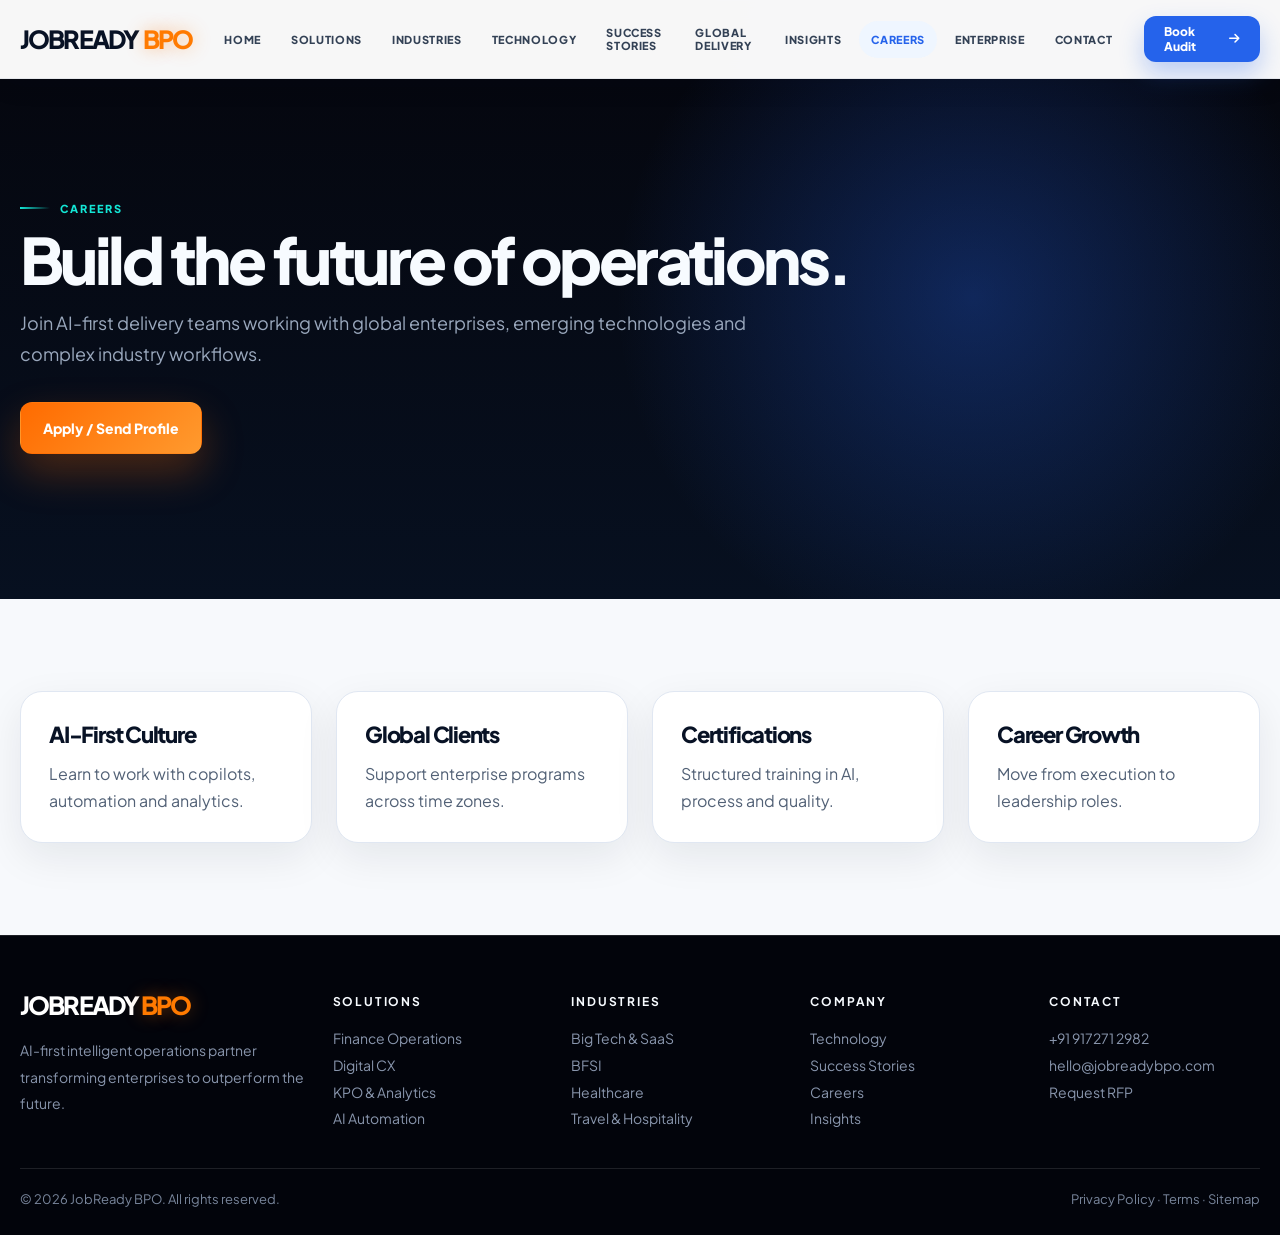
<file: careers.html>
<!DOCTYPE html>
<html lang="en">
<head>
<meta charset="UTF-8"><meta name="viewport" content="width=device-width, initial-scale=1.0">
<title>Careers | JobReady BPO</title>
<meta name="description" content="Careers at JobReady BPO.">
<meta name="robots" content="index, follow, max-image-preview:large">
<link rel="canonical" href="https://jobreadybpo.com/careers.html">
<link rel="preconnect" href="https://fonts.googleapis.com"><link rel="preconnect" href="https://fonts.gstatic.com" crossorigin>
<style>
@import url("https://fonts.googleapis.com/css2?family=Plus+Jakarta+Sans:wght@400;500;600;700;800;900&display=swap");
:root{--bg:#05070f;--bg2:#08101f;--panel:#0d1424;--ink:#f7fbff;--muted:#9aa8bd;--line:rgba(255,255,255,.11);--blue:#2563eb;--orange:#ff6b00;--cyan:#13e7d6;--navy:#081225;--light:#f7f9fc;--shadow:0 26px 80px rgba(0,0,0,.36);--max:1240px}
*{box-sizing:border-box}html{scroll-behavior:smooth}body{margin:0;font-family:"Plus Jakarta Sans",system-ui,sans-serif;background:var(--bg);color:var(--ink);overflow-x:hidden;background-image:radial-gradient(circle at 80% 10%,rgba(37,99,235,.18),transparent 30%),radial-gradient(circle at 20% 25%,rgba(19,231,214,.09),transparent 34%)}body:before{content:"";position:fixed;inset:0;z-index:-1;pointer-events:none;background-image:linear-gradient(rgba(255,255,255,.028) 1px,transparent 1px),linear-gradient(90deg,rgba(255,255,255,.028) 1px,transparent 1px);background-size:64px 64px;mask-image:linear-gradient(to bottom,#000,transparent 85%)}img{max-width:100%;display:block}a{text-decoration:none;color:inherit}.container{width:min(var(--max),calc(100% - 40px));margin:auto}.section{padding:92px 0;position:relative}.section.light{background:var(--light);color:#081225}.eyebrow{display:inline-flex;align-items:center;gap:10px;color:var(--cyan);font-size:11px;font-weight:900;letter-spacing:.18em;text-transform:uppercase}.eyebrow:before{content:"";width:30px;height:2px;background:linear-gradient(90deg,var(--cyan),transparent)}h1,h2,h3{letter-spacing:-.055em}.hero-title{font-size:clamp(54px,8vw,116px);line-height:.86;margin:18px 0;font-weight:900}.page-title,.section-title{font-size:clamp(36px,5vw,74px);line-height:.96;margin:14px 0 16px;font-weight:900}.text-gradient{color:transparent;background:linear-gradient(90deg,#fff,var(--cyan));-webkit-background-clip:text;background-clip:text}.copy{color:var(--muted);font-size:18px;line-height:1.72;max-width:800px}.light .copy{color:#526176}.btn{display:inline-flex;align-items:center;justify-content:center;gap:10px;min-height:52px;padding:14px 22px;border-radius:12px;font-weight:900;font-size:14px;transition:.25s;border:1px solid transparent}.btn-primary{background:linear-gradient(135deg,var(--orange),#ff9a2e);color:#fff;box-shadow:0 18px 42px rgba(255,107,0,.28)}.btn-primary:hover,.btn-secondary:hover{transform:translateY(-2px)}.btn-secondary{background:rgba(255,255,255,.055);border-color:rgba(255,255,255,.16);color:#fff}.light .btn-secondary{background:#fff;color:#081225;border-color:#dbe3ef}.grid{display:grid;gap:24px}.grid-2{grid-template-columns:repeat(2,1fr)}.grid-3{grid-template-columns:repeat(3,1fr)}.grid-4{grid-template-columns:repeat(4,1fr)}
.site-header{position:sticky;top:0;z-index:100;background:rgba(255,255,255,.97);border-bottom:1px solid #e5e7eb;backdrop-filter:blur(18px);box-shadow:0 8px 28px rgba(15,23,42,.05)}.nav-wrap{min-height:78px;display:flex;align-items:center;justify-content:space-between;gap:20px}.brand{display:inline-flex;align-items:baseline;gap:2px;font-family:"Plus Jakarta Sans",system-ui,sans-serif;line-height:.9;text-transform:uppercase}.brand-main,.brand-bpo{font-size:25px;font-weight:950;letter-spacing:-.075em;line-height:.9}.brand-main{color:#081225}.brand-bpo{color:#ff7a00;text-shadow:0 0 18px rgba(255,122,0,.42);margin-left:3px}.footer .brand-main{color:#fff}.main-nav{display:flex;align-items:center;gap:6px}.main-nav a{padding:12px 12px;border-radius:999px;color:#334155;font-size:11px;font-weight:900;letter-spacing:.06em;text-transform:uppercase;transition:.22s}.main-nav a:hover,.main-nav a.active{background:#eff6ff;color:var(--blue)}.header-cta{min-height:46px;padding:0 20px;border-radius:12px;background:var(--blue);color:#fff;font-size:12px;font-weight:950;display:inline-flex;align-items:center;gap:8px;box-shadow:0 12px 25px rgba(37,99,235,.28)}.menu-btn{display:none;width:44px;height:44px;border:1px solid #dbe3ef;border-radius:12px;background:#fff;color:#081225}.mobile-nav{display:none}
.hero,.page-hero{min-height:calc(100vh - 78px);display:flex;align-items:center;position:relative;overflow:hidden;background:radial-gradient(circle at 76% 42%,rgba(37,99,235,.32),transparent 35%),linear-gradient(180deg,#05070f,#071020)}.page-hero{min-height:520px}.hero-layout{display:grid;grid-template-columns:1.02fr .98fr;gap:48px;align-items:center;padding:74px 0}.hero-copy{font-size:18px;line-height:1.72;color:#bbc7da;max-width:720px}.hero-ctas{display:flex;gap:16px;flex-wrap:wrap;margin:32px 0}.mini-grid{display:grid;grid-template-columns:repeat(4,1fr);gap:12px;margin-top:34px}.mini{border:1px solid var(--line);background:rgba(255,255,255,.045);border-radius:15px;padding:13px;display:flex;align-items:center;gap:10px;color:#dce8ff;font-size:12px;font-weight:850}.mini i{color:var(--cyan)}
.globe{min-height:540px;border-radius:36px;border:1px solid rgba(255,255,255,.13);background:radial-gradient(circle at center,rgba(19,231,214,.12),transparent 40%),linear-gradient(180deg,rgba(255,255,255,.08),rgba(255,255,255,.03));position:relative;overflow:hidden;box-shadow:var(--shadow)}.orb{position:absolute;width:430px;height:430px;left:50%;top:47%;transform:translate(-50%,-50%);border-radius:50%;border:1px solid rgba(19,231,214,.22);box-shadow:inset 0 0 90px rgba(19,231,214,.13),0 0 100px rgba(37,99,235,.2);background:radial-gradient(circle at 36% 30%,rgba(19,231,214,.38),rgba(37,99,235,.08) 36%,rgba(255,255,255,.02) 60%,transparent 62%);animation:floatOrb 8s ease-in-out infinite}.orb:before,.orb:after{content:"";position:absolute;inset:35px;border:1px solid rgba(255,255,255,.12);border-radius:50%;transform:rotate(24deg)}.orb:after{inset:82px;transform:rotate(-38deg)}.node{position:absolute;width:10px;height:10px;border-radius:50%;background:var(--orange);box-shadow:0 0 22px var(--orange);animation:pulse 2.2s infinite}.n1{left:24%;top:24%}.n2{right:20%;top:35%}.n3{left:40%;bottom:22%}.n4{right:34%;bottom:27%}.n5{left:54%;top:16%}.signal{position:absolute;min-width:172px;padding:13px 15px;border-radius:18px;background:rgba(5,7,15,.72);border:1px solid rgba(255,255,255,.14);backdrop-filter:blur(16px)}.signal strong{display:block;font-size:26px;font-weight:950;letter-spacing:-.05em}.signal span{color:var(--muted);font-size:11px;text-transform:uppercase;letter-spacing:.11em;font-weight:900}.s1{left:24px;top:34px}.s2{right:24px;top:110px}.s3{left:34px;bottom:34px}.s4{right:34px;bottom:54px}
.card{position:relative;overflow:hidden;border:1px solid var(--line);background:linear-gradient(180deg,rgba(255,255,255,.075),rgba(255,255,255,.035));border-radius:22px;padding:28px;transition:.25s}.light .card{background:#fff;border-color:#e0e7f2;box-shadow:0 14px 40px rgba(15,23,42,.08)}.card:hover{transform:translateY(-6px);border-color:rgba(19,231,214,.34);box-shadow:0 22px 70px rgba(0,0,0,.28)}.icon{width:52px;height:52px;border-radius:16px;display:grid;place-items:center;margin-bottom:22px;background:linear-gradient(135deg,var(--blue),var(--cyan));color:#fff}.card h3{margin:0 0 12px;font-size:22px;font-weight:900}.card p,.card li{margin:0;color:var(--muted);line-height:1.7}.light .card p,.light .card li{color:#526176}.card ul{padding-left:18px;margin:12px 0 0}.metric{padding:28px;border-radius:22px;border:1px solid var(--line);background:linear-gradient(135deg,rgba(37,99,235,.18),rgba(19,231,214,.08))}.metric b{display:block;font-size:clamp(32px,4vw,58px);line-height:1;font-weight:900;letter-spacing:-.06em}.metric span{color:var(--muted);font-weight:750}.scroll-words{min-height:56vh;display:grid;place-items:center;text-align:center;background:radial-gradient(circle at 50% 50%,rgba(19,231,214,.13),transparent 36%),var(--bg)}.rotating-copy{font-size:clamp(34px,7vw,96px);line-height:.95;letter-spacing:-.07em;font-weight:950;margin:18px 0}.rotating-copy .word{color:var(--orange)}.rotating-copy .word:before{content:"Outsmart";animation:swapWord 8s infinite}
.carousel-section{background:linear-gradient(180deg,#070b16,#081225);padding:72px 0;overflow:hidden}.carousel-head{display:flex;justify-content:space-between;align-items:end;gap:20px;margin-bottom:28px}.carousel-title{font-size:clamp(28px,4vw,52px);font-weight:500;letter-spacing:-.045em;margin:0}.carousel-track{display:flex;gap:22px;overflow-x:auto;scroll-snap-type:x mandatory;padding:8px 0 26px;scrollbar-width:thin;scrollbar-color:var(--orange) rgba(255,255,255,.14)}.carousel-track::-webkit-scrollbar{height:5px}.carousel-track::-webkit-scrollbar-thumb{background:var(--orange);border-radius:10px}.story-card{flex:0 0 280px;height:340px;scroll-snap-align:start;border-radius:10px;overflow:hidden;position:relative;background:#111827;border:1px solid rgba(255,255,255,.08);transition:.28s}.story-card.large{flex-basis:470px}.story-card:hover{transform:translateY(-7px);box-shadow:0 24px 70px rgba(0,0,0,.35)}.story-card img{width:100%;height:100%;object-fit:cover;transition:.6s}.story-card:hover img{transform:scale(1.06)}.story-card:after{content:"";position:absolute;inset:0;background:linear-gradient(180deg,transparent 22%,rgba(0,0,0,.35) 52%,rgba(0,0,0,.9))}.story-card-content{position:absolute;left:22px;right:22px;bottom:22px;z-index:2}.story-card h3{margin:0 0 12px;color:#fff;font-size:20px;line-height:1.25;letter-spacing:-.025em}.story-card a{color:var(--orange);font-size:13px;font-weight:900}.carousel-btn{width:42px;height:42px;border-radius:50%;border:1px solid rgba(255,255,255,.18);background:rgba(255,255,255,.08);color:#fff;cursor:pointer}.progress{height:3px;width:min(520px,70%);background:rgba(255,255,255,.16);border-radius:10px;overflow:hidden}.progress i{display:block;width:32%;height:100%;background:var(--orange);animation:progress 6s ease-in-out infinite alternate}.stats-mosaic{display:grid;grid-template-columns:1.1fr repeat(4,1fr);grid-auto-rows:150px;gap:0;border-top:1px solid var(--line);border-bottom:1px solid var(--line);overflow:hidden}.stats-intro{grid-row:span 3;padding:44px;display:flex;flex-direction:column;justify-content:center;background:linear-gradient(135deg,#100715,#081225)}.stats-intro h2{font-size:clamp(34px,4vw,56px);line-height:1.12;font-weight:500;margin:0 0 28px}.stat-tile{display:grid;place-items:center;text-align:center;border-left:1px solid var(--line);border-bottom:1px solid var(--line);background:rgba(255,255,255,.025);padding:18px}.stat-tile img{width:100%;height:100%;object-fit:cover}.stat-tile b{display:block;color:#b8c1d2;font-size:42px;font-weight:500;letter-spacing:-.05em}.stat-tile span{color:#b8c1d2;font-size:15px;line-height:1.35}.ticker{overflow:hidden;border-block:1px solid var(--line);background:rgba(255,255,255,.025)}.ticker-track{display:flex;width:max-content;animation:ticker 28s linear infinite}.ticker-item{padding:16px 30px;color:#cdd8eb;font-size:13px;font-weight:900;text-transform:uppercase;letter-spacing:.12em}.ticker-item:before{content:"✦";color:var(--orange);margin-right:18px}.map{min-height:420px;border-radius:28px;background:radial-gradient(circle at 50% 50%,rgba(19,231,214,.2),transparent 42%),linear-gradient(135deg,#0d1424,#05070f);border:1px solid var(--line);position:relative;overflow:hidden}.map:before{content:"";position:absolute;inset:40px;border:1px dashed rgba(255,255,255,.12);border-radius:50%}.pin{position:absolute;width:12px;height:12px;border-radius:50%;background:var(--orange);box-shadow:0 0 24px var(--orange)}.pin:after{content:attr(data-city);position:absolute;left:16px;top:-10px;color:#fff;font-size:12px;font-weight:900;white-space:nowrap}.p1{left:58%;top:52%}.p2{left:50%;top:38%}.p3{left:32%;top:34%}.p4{left:22%;top:45%}.p5{right:22%;top:38%}.form{background:#fff;color:#081225;border-radius:28px;padding:32px;box-shadow:var(--shadow)}.form-grid{display:grid;grid-template-columns:repeat(2,1fr);gap:14px}.field.full{grid-column:1/-1}label{font-size:12px;font-weight:900;letter-spacing:.08em;text-transform:uppercase;color:#243148}input,select,textarea{width:100%;border:1px solid #dfe7f2;border-radius:14px;padding:14px 15px;background:#f8fafc;color:#081225;outline:none}textarea{min-height:120px;resize:vertical}.footer{background:#02040b;border-top:1px solid var(--line);padding:58px 0 28px}.footer-grid{display:grid;grid-template-columns:1.35fr repeat(4,1fr);gap:28px}.footer h4{margin:0 0 16px;font-size:12px;text-transform:uppercase;letter-spacing:.15em}.footer p,.footer a{display:block;color:#8996ad;font-size:14px;line-height:1.9}.copyright{display:flex;justify-content:space-between;gap:20px;flex-wrap:wrap;margin-top:36px;padding-top:22px;border-top:1px solid var(--line);color:#79869c;font-size:13px}.reveal{opacity:0;transform:translateY(22px);animation:reveal .75s ease forwards}.d1{animation-delay:.12s}.d2{animation-delay:.22s}.d3{animation-delay:.32s}@keyframes reveal{to{opacity:1;transform:translateY(0)}}@keyframes ticker{to{transform:translateX(-50%)}}@keyframes pulse{50%{transform:scale(1.6);opacity:.45}}@keyframes floatOrb{50%{transform:translate(-50%,-53%)}}@keyframes progress{to{width:64%}}@keyframes swapWord{0%,25%{content:"Outsmart"}28%,50%{content:"Scale"}53%,75%{content:"Automate"}78%,100%{content:"Lead"}}
@media(max-width:1120px){.main-nav,.header-cta{display:none}.menu-btn{display:block}.mobile-nav.open{display:grid}.hero-layout{grid-template-columns:1fr}.grid-3,.grid-4,.footer-grid{grid-template-columns:repeat(2,1fr)}.mini-grid{grid-template-columns:repeat(2,1fr)}.stats-mosaic{grid-template-columns:repeat(2,1fr)}.stats-intro{grid-column:1/-1;grid-row:auto}}@media(max-width:680px){.container{width:min(100% - 28px,var(--max))}.section{padding:68px 0}.hero{min-height:auto}.hero-layout{padding:52px 0}.hero-title{font-size:50px}.copy,.hero-copy{font-size:16px}.hero-ctas{flex-direction:column}.btn{width:100%}.grid-2,.grid-3,.grid-4,.footer-grid,.mini-grid,.form-grid{grid-template-columns:1fr}.globe{min-height:420px;border-radius:24px}.orb{width:310px;height:310px}.story-card,.story-card.large{flex-basis:250px;height:320px}.stats-mosaic{grid-template-columns:1fr}.brand-main,.brand-bpo{font-size:21px}.section-title,.page-title{font-size:40px}}

/* Critical fallback */
.mobile-nav{display:none!important}
.mobile-nav.open{display:grid!important;grid-template-columns:1fr;gap:8px;padding:0 0 16px}
@media(min-width:1121px){.mobile-nav{display:none!important}}

</style>
<link rel="stylesheet" href="https://cdnjs.cloudflare.com/ajax/libs/font-awesome/6.5.0/css/all.min.css" />
<script type="application/ld+json">{"@context":"https://schema.org","@type":"Organization","name":"JobReady BPO","url":"https://jobreadybpo.com","email":"hello@jobreadybpo.com","telephone":"+91 9172712982"}</script>
</head>
<body>
<header class="site-header">
  <div class="container nav-wrap">
    <a class="brand" href="index.html" aria-label="JobReady BPO Home"><span class="brand-main">JOBREADY</span><span class="brand-bpo">BPO</span></a>
    <nav class="main-nav" aria-label="Primary navigation"><a class="" href="index.html">Home</a>
<a class="" href="solutions.html">Solutions</a>
<a class="" href="industries.html">Industries</a>
<a class="" href="technology.html">Technology</a>
<a class="" href="success-stories.html">Success Stories</a>
<a class="" href="global-delivery.html">Global Delivery</a>
<a class="" href="insights.html">Insights</a>
<a class="active" href="careers.html">Careers</a>
<a class="" href="enterprise.html">Enterprise</a>
<a class="" href="contact.html">Contact</a></nav>
    <a class="header-cta" href="contact.html">Book Audit <i class="fa-solid fa-arrow-right"></i></a>
    <button class="menu-btn" onclick="document.querySelector('.mobile-nav').classList.toggle('open')" aria-label="Menu"><i class="fa-solid fa-bars"></i></button>
  </div>
  <nav class="mobile-nav container"><a class="" href="index.html">Home</a>
<a class="" href="solutions.html">Solutions</a>
<a class="" href="industries.html">Industries</a>
<a class="" href="technology.html">Technology</a>
<a class="" href="success-stories.html">Success Stories</a>
<a class="" href="global-delivery.html">Global Delivery</a>
<a class="" href="insights.html">Insights</a>
<a class="active" href="careers.html">Careers</a>
<a class="" href="enterprise.html">Enterprise</a>
<a class="" href="contact.html">Contact</a></nav>
</header>
<main><section class="page-hero"><div class="container"><span class="eyebrow">Careers</span><h1 class="page-title">Build the future of operations.</h1><p class="copy">Join AI-first delivery teams working with global enterprises, emerging technologies and complex industry workflows.</p><div class="hero-ctas"><a class="btn btn-primary" href="contact.html">Apply / Send Profile</a></div></div></section><section class="section light"><div class="container"><div class="grid grid-4"><article class="card"><h3>AI-First Culture</h3><p>Learn to work with copilots, automation and analytics.</p></article><article class="card"><h3>Global Clients</h3><p>Support enterprise programs across time zones.</p></article><article class="card"><h3>Certifications</h3><p>Structured training in AI, process and quality.</p></article><article class="card"><h3>Career Growth</h3><p>Move from execution to leadership roles.</p></article></div></div></section></main>
<footer class="footer">
  <div class="container footer-grid">
    <div><a class="brand" href="index.html"><span class="brand-main">JOBREADY</span><span class="brand-bpo">BPO</span></a><p>AI-first intelligent operations partner transforming enterprises to outperform the future.</p></div>
    <div><h4>Solutions</h4><a href="solutions.html">Finance Operations</a><a href="solutions.html">Digital CX</a><a href="solutions.html">KPO & Analytics</a><a href="solutions.html">AI Automation</a></div>
    <div><h4>Industries</h4><a href="industries.html">Big Tech & SaaS</a><a href="industries.html">BFSI</a><a href="industries.html">Healthcare</a><a href="industries.html">Travel & Hospitality</a></div>
    <div><h4>Company</h4><a href="technology.html">Technology</a><a href="success-stories.html">Success Stories</a><a href="careers.html">Careers</a><a href="insights.html">Insights</a></div>
    <div><h4>Contact</h4><a href="tel:+919172712982">+91 917271 2982</a><a href="mailto:hello@jobreadybpo.com">hello@jobreadybpo.com</a><a href="contact.html">Request RFP</a></div>
  </div>
  <div class="container copyright"><span>© 2026 JobReady BPO. All rights reserved.</span><span>Privacy Policy · Terms · Sitemap</span></div>
</footer>
<script src="script.js"></script>
</body>
</html>
</file>
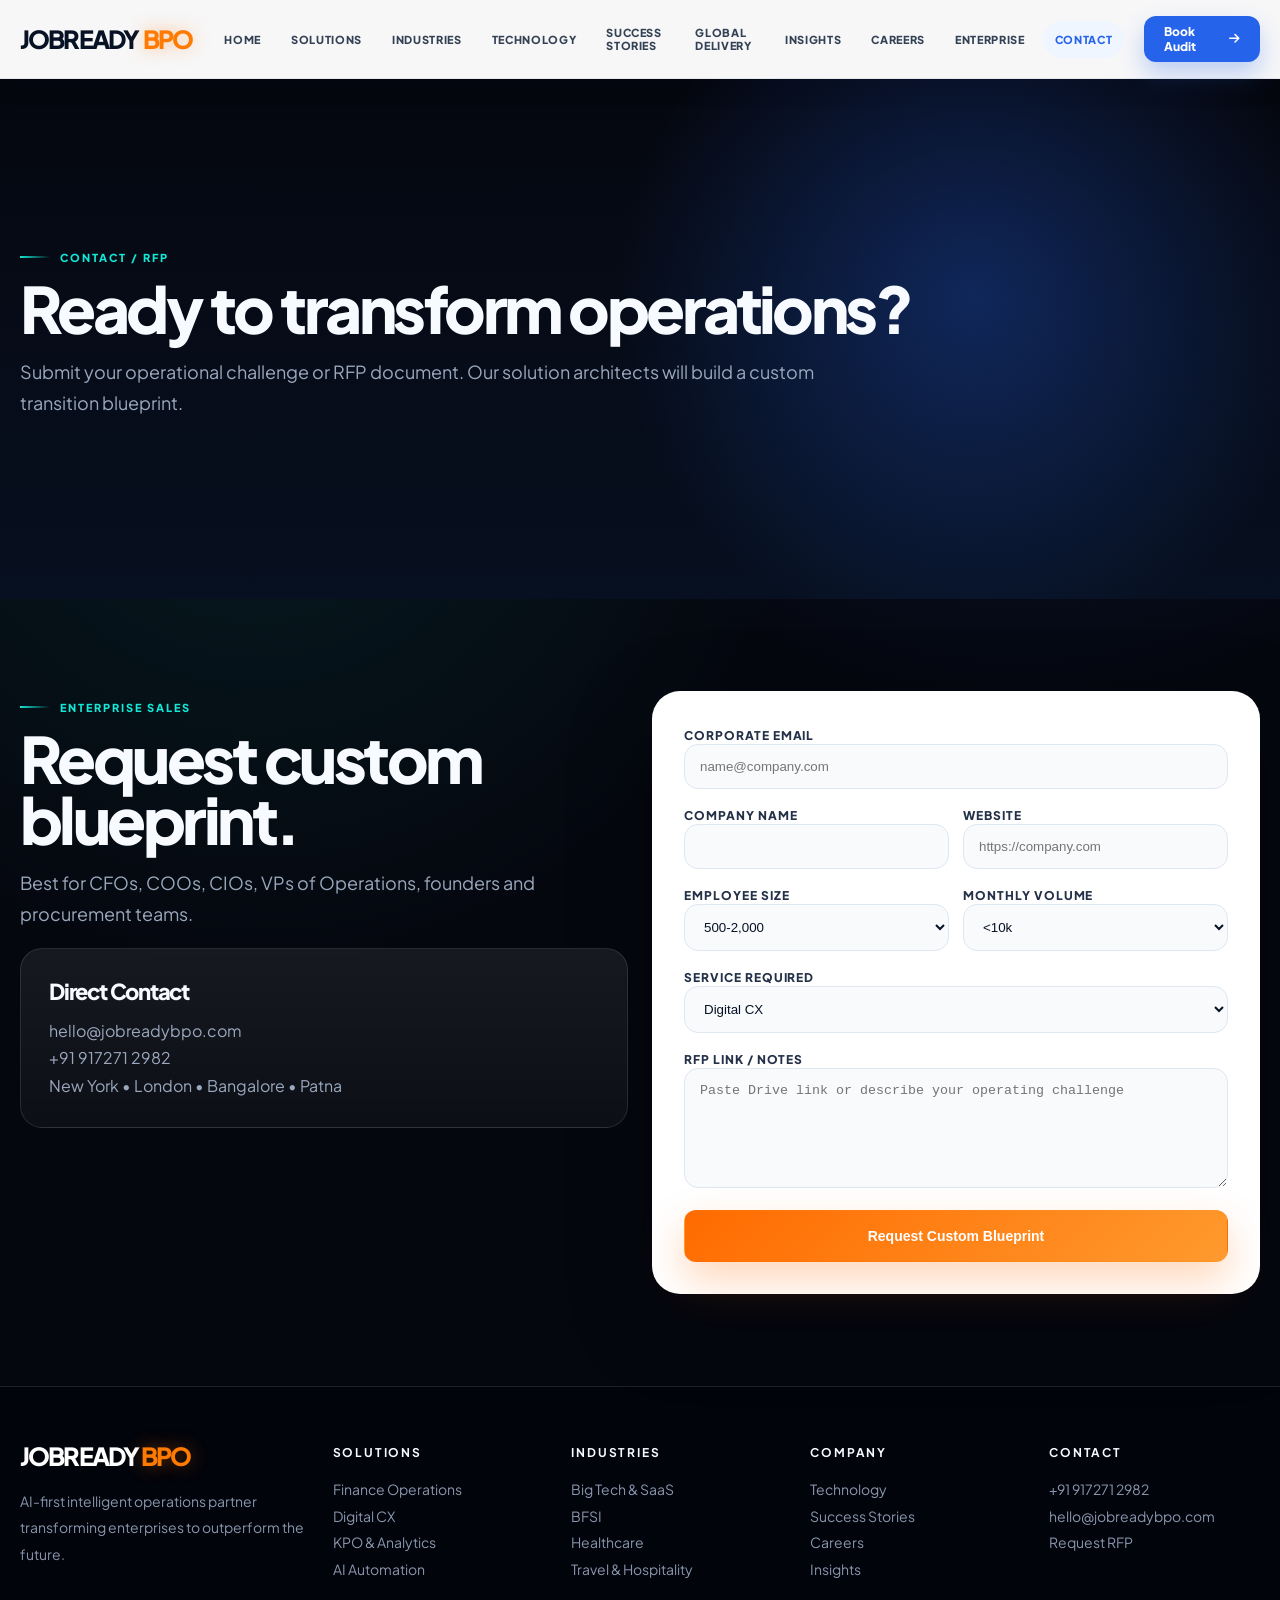
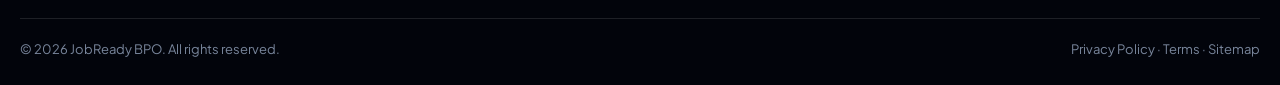
<file: contact.html>
<!DOCTYPE html>
<html lang="en">
<head>
<meta charset="UTF-8"><meta name="viewport" content="width=device-width, initial-scale=1.0">
<title>Contact | JobReady BPO</title>
<meta name="description" content="Request an enterprise BPO blueprint or RFP consultation.">
<meta name="robots" content="index, follow, max-image-preview:large">
<link rel="canonical" href="https://jobreadybpo.com/contact.html">
<link rel="preconnect" href="https://fonts.googleapis.com"><link rel="preconnect" href="https://fonts.gstatic.com" crossorigin>
<style>
@import url("https://fonts.googleapis.com/css2?family=Plus+Jakarta+Sans:wght@400;500;600;700;800;900&display=swap");
:root{--bg:#05070f;--bg2:#08101f;--panel:#0d1424;--ink:#f7fbff;--muted:#9aa8bd;--line:rgba(255,255,255,.11);--blue:#2563eb;--orange:#ff6b00;--cyan:#13e7d6;--navy:#081225;--light:#f7f9fc;--shadow:0 26px 80px rgba(0,0,0,.36);--max:1240px}
*{box-sizing:border-box}html{scroll-behavior:smooth}body{margin:0;font-family:"Plus Jakarta Sans",system-ui,sans-serif;background:var(--bg);color:var(--ink);overflow-x:hidden;background-image:radial-gradient(circle at 80% 10%,rgba(37,99,235,.18),transparent 30%),radial-gradient(circle at 20% 25%,rgba(19,231,214,.09),transparent 34%)}body:before{content:"";position:fixed;inset:0;z-index:-1;pointer-events:none;background-image:linear-gradient(rgba(255,255,255,.028) 1px,transparent 1px),linear-gradient(90deg,rgba(255,255,255,.028) 1px,transparent 1px);background-size:64px 64px;mask-image:linear-gradient(to bottom,#000,transparent 85%)}img{max-width:100%;display:block}a{text-decoration:none;color:inherit}.container{width:min(var(--max),calc(100% - 40px));margin:auto}.section{padding:92px 0;position:relative}.section.light{background:var(--light);color:#081225}.eyebrow{display:inline-flex;align-items:center;gap:10px;color:var(--cyan);font-size:11px;font-weight:900;letter-spacing:.18em;text-transform:uppercase}.eyebrow:before{content:"";width:30px;height:2px;background:linear-gradient(90deg,var(--cyan),transparent)}h1,h2,h3{letter-spacing:-.055em}.hero-title{font-size:clamp(54px,8vw,116px);line-height:.86;margin:18px 0;font-weight:900}.page-title,.section-title{font-size:clamp(36px,5vw,74px);line-height:.96;margin:14px 0 16px;font-weight:900}.text-gradient{color:transparent;background:linear-gradient(90deg,#fff,var(--cyan));-webkit-background-clip:text;background-clip:text}.copy{color:var(--muted);font-size:18px;line-height:1.72;max-width:800px}.light .copy{color:#526176}.btn{display:inline-flex;align-items:center;justify-content:center;gap:10px;min-height:52px;padding:14px 22px;border-radius:12px;font-weight:900;font-size:14px;transition:.25s;border:1px solid transparent}.btn-primary{background:linear-gradient(135deg,var(--orange),#ff9a2e);color:#fff;box-shadow:0 18px 42px rgba(255,107,0,.28)}.btn-primary:hover,.btn-secondary:hover{transform:translateY(-2px)}.btn-secondary{background:rgba(255,255,255,.055);border-color:rgba(255,255,255,.16);color:#fff}.light .btn-secondary{background:#fff;color:#081225;border-color:#dbe3ef}.grid{display:grid;gap:24px}.grid-2{grid-template-columns:repeat(2,1fr)}.grid-3{grid-template-columns:repeat(3,1fr)}.grid-4{grid-template-columns:repeat(4,1fr)}
.site-header{position:sticky;top:0;z-index:100;background:rgba(255,255,255,.97);border-bottom:1px solid #e5e7eb;backdrop-filter:blur(18px);box-shadow:0 8px 28px rgba(15,23,42,.05)}.nav-wrap{min-height:78px;display:flex;align-items:center;justify-content:space-between;gap:20px}.brand{display:inline-flex;align-items:baseline;gap:2px;font-family:"Plus Jakarta Sans",system-ui,sans-serif;line-height:.9;text-transform:uppercase}.brand-main,.brand-bpo{font-size:25px;font-weight:950;letter-spacing:-.075em;line-height:.9}.brand-main{color:#081225}.brand-bpo{color:#ff7a00;text-shadow:0 0 18px rgba(255,122,0,.42);margin-left:3px}.footer .brand-main{color:#fff}.main-nav{display:flex;align-items:center;gap:6px}.main-nav a{padding:12px 12px;border-radius:999px;color:#334155;font-size:11px;font-weight:900;letter-spacing:.06em;text-transform:uppercase;transition:.22s}.main-nav a:hover,.main-nav a.active{background:#eff6ff;color:var(--blue)}.header-cta{min-height:46px;padding:0 20px;border-radius:12px;background:var(--blue);color:#fff;font-size:12px;font-weight:950;display:inline-flex;align-items:center;gap:8px;box-shadow:0 12px 25px rgba(37,99,235,.28)}.menu-btn{display:none;width:44px;height:44px;border:1px solid #dbe3ef;border-radius:12px;background:#fff;color:#081225}.mobile-nav{display:none}
.hero,.page-hero{min-height:calc(100vh - 78px);display:flex;align-items:center;position:relative;overflow:hidden;background:radial-gradient(circle at 76% 42%,rgba(37,99,235,.32),transparent 35%),linear-gradient(180deg,#05070f,#071020)}.page-hero{min-height:520px}.hero-layout{display:grid;grid-template-columns:1.02fr .98fr;gap:48px;align-items:center;padding:74px 0}.hero-copy{font-size:18px;line-height:1.72;color:#bbc7da;max-width:720px}.hero-ctas{display:flex;gap:16px;flex-wrap:wrap;margin:32px 0}.mini-grid{display:grid;grid-template-columns:repeat(4,1fr);gap:12px;margin-top:34px}.mini{border:1px solid var(--line);background:rgba(255,255,255,.045);border-radius:15px;padding:13px;display:flex;align-items:center;gap:10px;color:#dce8ff;font-size:12px;font-weight:850}.mini i{color:var(--cyan)}
.globe{min-height:540px;border-radius:36px;border:1px solid rgba(255,255,255,.13);background:radial-gradient(circle at center,rgba(19,231,214,.12),transparent 40%),linear-gradient(180deg,rgba(255,255,255,.08),rgba(255,255,255,.03));position:relative;overflow:hidden;box-shadow:var(--shadow)}.orb{position:absolute;width:430px;height:430px;left:50%;top:47%;transform:translate(-50%,-50%);border-radius:50%;border:1px solid rgba(19,231,214,.22);box-shadow:inset 0 0 90px rgba(19,231,214,.13),0 0 100px rgba(37,99,235,.2);background:radial-gradient(circle at 36% 30%,rgba(19,231,214,.38),rgba(37,99,235,.08) 36%,rgba(255,255,255,.02) 60%,transparent 62%);animation:floatOrb 8s ease-in-out infinite}.orb:before,.orb:after{content:"";position:absolute;inset:35px;border:1px solid rgba(255,255,255,.12);border-radius:50%;transform:rotate(24deg)}.orb:after{inset:82px;transform:rotate(-38deg)}.node{position:absolute;width:10px;height:10px;border-radius:50%;background:var(--orange);box-shadow:0 0 22px var(--orange);animation:pulse 2.2s infinite}.n1{left:24%;top:24%}.n2{right:20%;top:35%}.n3{left:40%;bottom:22%}.n4{right:34%;bottom:27%}.n5{left:54%;top:16%}.signal{position:absolute;min-width:172px;padding:13px 15px;border-radius:18px;background:rgba(5,7,15,.72);border:1px solid rgba(255,255,255,.14);backdrop-filter:blur(16px)}.signal strong{display:block;font-size:26px;font-weight:950;letter-spacing:-.05em}.signal span{color:var(--muted);font-size:11px;text-transform:uppercase;letter-spacing:.11em;font-weight:900}.s1{left:24px;top:34px}.s2{right:24px;top:110px}.s3{left:34px;bottom:34px}.s4{right:34px;bottom:54px}
.card{position:relative;overflow:hidden;border:1px solid var(--line);background:linear-gradient(180deg,rgba(255,255,255,.075),rgba(255,255,255,.035));border-radius:22px;padding:28px;transition:.25s}.light .card{background:#fff;border-color:#e0e7f2;box-shadow:0 14px 40px rgba(15,23,42,.08)}.card:hover{transform:translateY(-6px);border-color:rgba(19,231,214,.34);box-shadow:0 22px 70px rgba(0,0,0,.28)}.icon{width:52px;height:52px;border-radius:16px;display:grid;place-items:center;margin-bottom:22px;background:linear-gradient(135deg,var(--blue),var(--cyan));color:#fff}.card h3{margin:0 0 12px;font-size:22px;font-weight:900}.card p,.card li{margin:0;color:var(--muted);line-height:1.7}.light .card p,.light .card li{color:#526176}.card ul{padding-left:18px;margin:12px 0 0}.metric{padding:28px;border-radius:22px;border:1px solid var(--line);background:linear-gradient(135deg,rgba(37,99,235,.18),rgba(19,231,214,.08))}.metric b{display:block;font-size:clamp(32px,4vw,58px);line-height:1;font-weight:900;letter-spacing:-.06em}.metric span{color:var(--muted);font-weight:750}.scroll-words{min-height:56vh;display:grid;place-items:center;text-align:center;background:radial-gradient(circle at 50% 50%,rgba(19,231,214,.13),transparent 36%),var(--bg)}.rotating-copy{font-size:clamp(34px,7vw,96px);line-height:.95;letter-spacing:-.07em;font-weight:950;margin:18px 0}.rotating-copy .word{color:var(--orange)}.rotating-copy .word:before{content:"Outsmart";animation:swapWord 8s infinite}
.carousel-section{background:linear-gradient(180deg,#070b16,#081225);padding:72px 0;overflow:hidden}.carousel-head{display:flex;justify-content:space-between;align-items:end;gap:20px;margin-bottom:28px}.carousel-title{font-size:clamp(28px,4vw,52px);font-weight:500;letter-spacing:-.045em;margin:0}.carousel-track{display:flex;gap:22px;overflow-x:auto;scroll-snap-type:x mandatory;padding:8px 0 26px;scrollbar-width:thin;scrollbar-color:var(--orange) rgba(255,255,255,.14)}.carousel-track::-webkit-scrollbar{height:5px}.carousel-track::-webkit-scrollbar-thumb{background:var(--orange);border-radius:10px}.story-card{flex:0 0 280px;height:340px;scroll-snap-align:start;border-radius:10px;overflow:hidden;position:relative;background:#111827;border:1px solid rgba(255,255,255,.08);transition:.28s}.story-card.large{flex-basis:470px}.story-card:hover{transform:translateY(-7px);box-shadow:0 24px 70px rgba(0,0,0,.35)}.story-card img{width:100%;height:100%;object-fit:cover;transition:.6s}.story-card:hover img{transform:scale(1.06)}.story-card:after{content:"";position:absolute;inset:0;background:linear-gradient(180deg,transparent 22%,rgba(0,0,0,.35) 52%,rgba(0,0,0,.9))}.story-card-content{position:absolute;left:22px;right:22px;bottom:22px;z-index:2}.story-card h3{margin:0 0 12px;color:#fff;font-size:20px;line-height:1.25;letter-spacing:-.025em}.story-card a{color:var(--orange);font-size:13px;font-weight:900}.carousel-btn{width:42px;height:42px;border-radius:50%;border:1px solid rgba(255,255,255,.18);background:rgba(255,255,255,.08);color:#fff;cursor:pointer}.progress{height:3px;width:min(520px,70%);background:rgba(255,255,255,.16);border-radius:10px;overflow:hidden}.progress i{display:block;width:32%;height:100%;background:var(--orange);animation:progress 6s ease-in-out infinite alternate}.stats-mosaic{display:grid;grid-template-columns:1.1fr repeat(4,1fr);grid-auto-rows:150px;gap:0;border-top:1px solid var(--line);border-bottom:1px solid var(--line);overflow:hidden}.stats-intro{grid-row:span 3;padding:44px;display:flex;flex-direction:column;justify-content:center;background:linear-gradient(135deg,#100715,#081225)}.stats-intro h2{font-size:clamp(34px,4vw,56px);line-height:1.12;font-weight:500;margin:0 0 28px}.stat-tile{display:grid;place-items:center;text-align:center;border-left:1px solid var(--line);border-bottom:1px solid var(--line);background:rgba(255,255,255,.025);padding:18px}.stat-tile img{width:100%;height:100%;object-fit:cover}.stat-tile b{display:block;color:#b8c1d2;font-size:42px;font-weight:500;letter-spacing:-.05em}.stat-tile span{color:#b8c1d2;font-size:15px;line-height:1.35}.ticker{overflow:hidden;border-block:1px solid var(--line);background:rgba(255,255,255,.025)}.ticker-track{display:flex;width:max-content;animation:ticker 28s linear infinite}.ticker-item{padding:16px 30px;color:#cdd8eb;font-size:13px;font-weight:900;text-transform:uppercase;letter-spacing:.12em}.ticker-item:before{content:"✦";color:var(--orange);margin-right:18px}.map{min-height:420px;border-radius:28px;background:radial-gradient(circle at 50% 50%,rgba(19,231,214,.2),transparent 42%),linear-gradient(135deg,#0d1424,#05070f);border:1px solid var(--line);position:relative;overflow:hidden}.map:before{content:"";position:absolute;inset:40px;border:1px dashed rgba(255,255,255,.12);border-radius:50%}.pin{position:absolute;width:12px;height:12px;border-radius:50%;background:var(--orange);box-shadow:0 0 24px var(--orange)}.pin:after{content:attr(data-city);position:absolute;left:16px;top:-10px;color:#fff;font-size:12px;font-weight:900;white-space:nowrap}.p1{left:58%;top:52%}.p2{left:50%;top:38%}.p3{left:32%;top:34%}.p4{left:22%;top:45%}.p5{right:22%;top:38%}.form{background:#fff;color:#081225;border-radius:28px;padding:32px;box-shadow:var(--shadow)}.form-grid{display:grid;grid-template-columns:repeat(2,1fr);gap:14px}.field.full{grid-column:1/-1}label{font-size:12px;font-weight:900;letter-spacing:.08em;text-transform:uppercase;color:#243148}input,select,textarea{width:100%;border:1px solid #dfe7f2;border-radius:14px;padding:14px 15px;background:#f8fafc;color:#081225;outline:none}textarea{min-height:120px;resize:vertical}.footer{background:#02040b;border-top:1px solid var(--line);padding:58px 0 28px}.footer-grid{display:grid;grid-template-columns:1.35fr repeat(4,1fr);gap:28px}.footer h4{margin:0 0 16px;font-size:12px;text-transform:uppercase;letter-spacing:.15em}.footer p,.footer a{display:block;color:#8996ad;font-size:14px;line-height:1.9}.copyright{display:flex;justify-content:space-between;gap:20px;flex-wrap:wrap;margin-top:36px;padding-top:22px;border-top:1px solid var(--line);color:#79869c;font-size:13px}.reveal{opacity:0;transform:translateY(22px);animation:reveal .75s ease forwards}.d1{animation-delay:.12s}.d2{animation-delay:.22s}.d3{animation-delay:.32s}@keyframes reveal{to{opacity:1;transform:translateY(0)}}@keyframes ticker{to{transform:translateX(-50%)}}@keyframes pulse{50%{transform:scale(1.6);opacity:.45}}@keyframes floatOrb{50%{transform:translate(-50%,-53%)}}@keyframes progress{to{width:64%}}@keyframes swapWord{0%,25%{content:"Outsmart"}28%,50%{content:"Scale"}53%,75%{content:"Automate"}78%,100%{content:"Lead"}}
@media(max-width:1120px){.main-nav,.header-cta{display:none}.menu-btn{display:block}.mobile-nav.open{display:grid}.hero-layout{grid-template-columns:1fr}.grid-3,.grid-4,.footer-grid{grid-template-columns:repeat(2,1fr)}.mini-grid{grid-template-columns:repeat(2,1fr)}.stats-mosaic{grid-template-columns:repeat(2,1fr)}.stats-intro{grid-column:1/-1;grid-row:auto}}@media(max-width:680px){.container{width:min(100% - 28px,var(--max))}.section{padding:68px 0}.hero{min-height:auto}.hero-layout{padding:52px 0}.hero-title{font-size:50px}.copy,.hero-copy{font-size:16px}.hero-ctas{flex-direction:column}.btn{width:100%}.grid-2,.grid-3,.grid-4,.footer-grid,.mini-grid,.form-grid{grid-template-columns:1fr}.globe{min-height:420px;border-radius:24px}.orb{width:310px;height:310px}.story-card,.story-card.large{flex-basis:250px;height:320px}.stats-mosaic{grid-template-columns:1fr}.brand-main,.brand-bpo{font-size:21px}.section-title,.page-title{font-size:40px}}

/* Critical fallback */
.mobile-nav{display:none!important}
.mobile-nav.open{display:grid!important;grid-template-columns:1fr;gap:8px;padding:0 0 16px}
@media(min-width:1121px){.mobile-nav{display:none!important}}

</style>
<link rel="stylesheet" href="https://cdnjs.cloudflare.com/ajax/libs/font-awesome/6.5.0/css/all.min.css" />
<script type="application/ld+json">{"@context":"https://schema.org","@type":"Organization","name":"JobReady BPO","url":"https://jobreadybpo.com","email":"hello@jobreadybpo.com","telephone":"+91 9172712982"}</script>
</head>
<body>
<header class="site-header">
  <div class="container nav-wrap">
    <a class="brand" href="index.html" aria-label="JobReady BPO Home"><span class="brand-main">JOBREADY</span><span class="brand-bpo">BPO</span></a>
    <nav class="main-nav" aria-label="Primary navigation"><a class="" href="index.html">Home</a>
<a class="" href="solutions.html">Solutions</a>
<a class="" href="industries.html">Industries</a>
<a class="" href="technology.html">Technology</a>
<a class="" href="success-stories.html">Success Stories</a>
<a class="" href="global-delivery.html">Global Delivery</a>
<a class="" href="insights.html">Insights</a>
<a class="" href="careers.html">Careers</a>
<a class="" href="enterprise.html">Enterprise</a>
<a class="active" href="contact.html">Contact</a></nav>
    <a class="header-cta" href="contact.html">Book Audit <i class="fa-solid fa-arrow-right"></i></a>
    <button class="menu-btn" onclick="document.querySelector('.mobile-nav').classList.toggle('open')" aria-label="Menu"><i class="fa-solid fa-bars"></i></button>
  </div>
  <nav class="mobile-nav container"><a class="" href="index.html">Home</a>
<a class="" href="solutions.html">Solutions</a>
<a class="" href="industries.html">Industries</a>
<a class="" href="technology.html">Technology</a>
<a class="" href="success-stories.html">Success Stories</a>
<a class="" href="global-delivery.html">Global Delivery</a>
<a class="" href="insights.html">Insights</a>
<a class="" href="careers.html">Careers</a>
<a class="" href="enterprise.html">Enterprise</a>
<a class="active" href="contact.html">Contact</a></nav>
</header>
<main><section class="page-hero"><div class="container"><span class="eyebrow">Contact / RFP</span><h1 class="page-title">Ready to transform operations?</h1><p class="copy">Submit your operational challenge or RFP document. Our solution architects will build a custom transition blueprint.</p></div></section>
<section class="section"><div class="container grid grid-2"><div><span class="eyebrow">Enterprise Sales</span><h2 class="section-title">Request custom blueprint.</h2><p class="copy">Best for CFOs, COOs, CIOs, VPs of Operations, founders and procurement teams.</p><div class="card"><h3>Direct Contact</h3><p>hello@jobreadybpo.com<br>+91 917271 2982<br>New York • London • Bangalore • Patna</p></div></div>
<form class="form" onsubmit="event.preventDefault(); alert('Thank you. Connect this form to your CRM or backend.');"><div class="form-grid"><div class="field full"><label>Corporate Email</label><input type="email" required placeholder="name@company.com"></div><div class="field"><label>Company Name</label><input required></div><div class="field"><label>Website</label><input type="url" placeholder="https://company.com"></div><div class="field"><label>Employee Size</label><select><option>500-2,000</option><option>2,000-10,000</option><option>10,000+</option></select></div><div class="field"><label>Monthly Volume</label><select><option>&lt;10k</option><option>10k-50k</option><option>50k+</option></select></div><div class="field full"><label>Service Required</label><select><option>Digital CX</option><option>Finance Operations</option><option>KPO & Analytics</option><option>AI Automation</option><option>Travel Operations</option></select></div><div class="field full"><label>RFP Link / Notes</label><textarea placeholder="Paste Drive link or describe your operating challenge"></textarea></div></div><button class="btn btn-primary" style="width:100%;margin-top:18px">Request Custom Blueprint</button></form></div></section></main>
<footer class="footer">
  <div class="container footer-grid">
    <div><a class="brand" href="index.html"><span class="brand-main">JOBREADY</span><span class="brand-bpo">BPO</span></a><p>AI-first intelligent operations partner transforming enterprises to outperform the future.</p></div>
    <div><h4>Solutions</h4><a href="solutions.html">Finance Operations</a><a href="solutions.html">Digital CX</a><a href="solutions.html">KPO & Analytics</a><a href="solutions.html">AI Automation</a></div>
    <div><h4>Industries</h4><a href="industries.html">Big Tech & SaaS</a><a href="industries.html">BFSI</a><a href="industries.html">Healthcare</a><a href="industries.html">Travel & Hospitality</a></div>
    <div><h4>Company</h4><a href="technology.html">Technology</a><a href="success-stories.html">Success Stories</a><a href="careers.html">Careers</a><a href="insights.html">Insights</a></div>
    <div><h4>Contact</h4><a href="tel:+919172712982">+91 917271 2982</a><a href="mailto:hello@jobreadybpo.com">hello@jobreadybpo.com</a><a href="contact.html">Request RFP</a></div>
  </div>
  <div class="container copyright"><span>© 2026 JobReady BPO. All rights reserved.</span><span>Privacy Policy · Terms · Sitemap</span></div>
</footer>
<script src="script.js"></script>
</body>
</html>
</file>
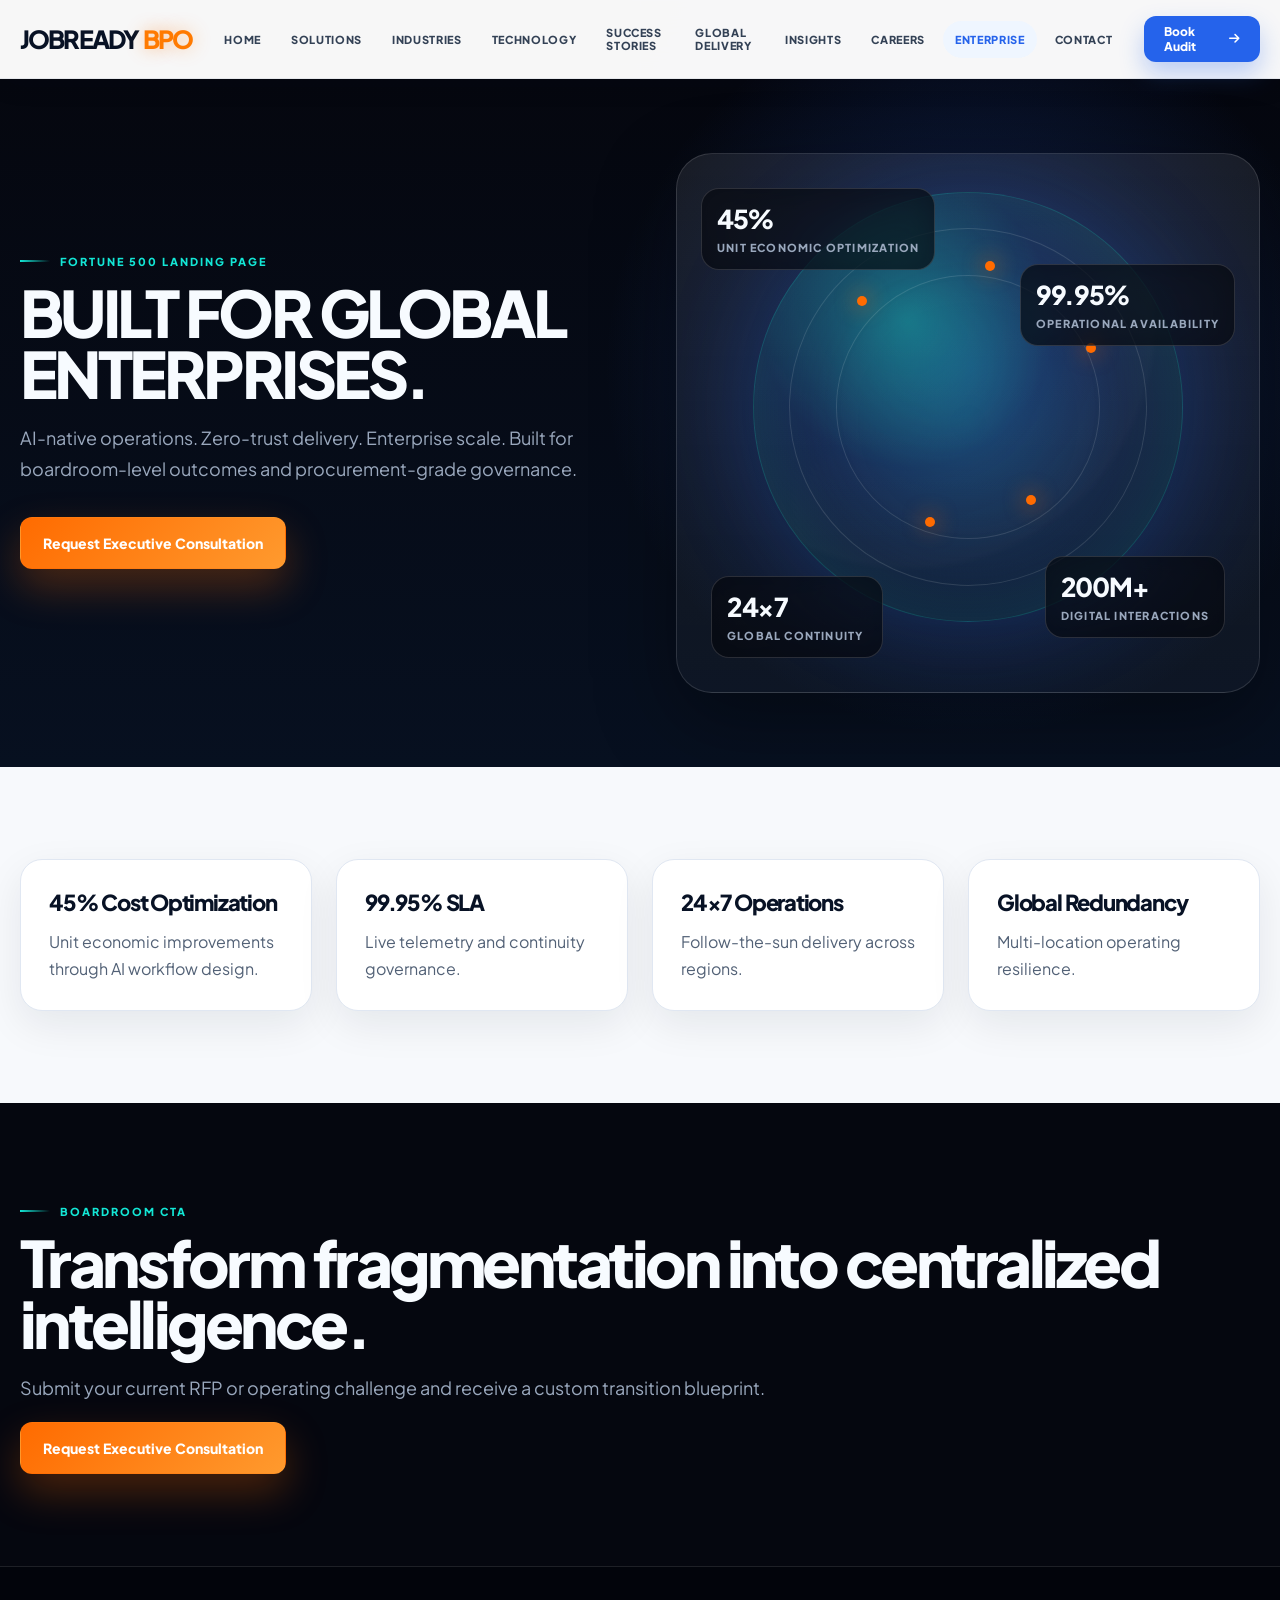
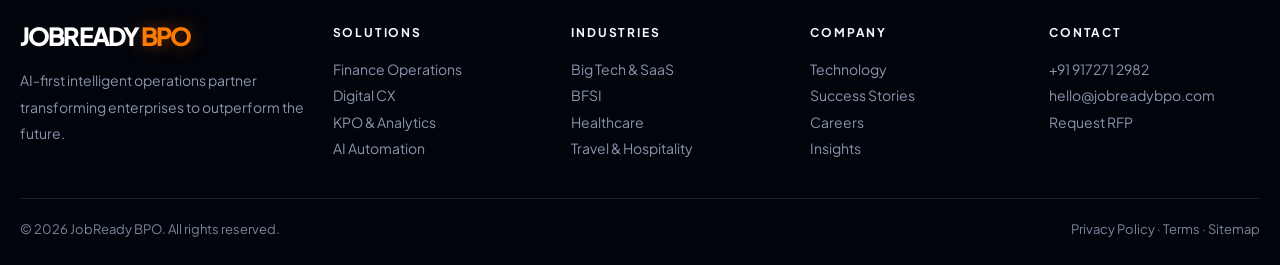
<file: enterprise.html>
<!DOCTYPE html>
<html lang="en">
<head>
<meta charset="UTF-8"><meta name="viewport" content="width=device-width, initial-scale=1.0">
<title>Enterprise | JobReady BPO</title>
<meta name="description" content="Fortune 500 enterprise BPO landing page.">
<meta name="robots" content="index, follow, max-image-preview:large">
<link rel="canonical" href="https://jobreadybpo.com/enterprise.html">
<link rel="preconnect" href="https://fonts.googleapis.com"><link rel="preconnect" href="https://fonts.gstatic.com" crossorigin>
<style>
@import url("https://fonts.googleapis.com/css2?family=Plus+Jakarta+Sans:wght@400;500;600;700;800;900&display=swap");
:root{--bg:#05070f;--bg2:#08101f;--panel:#0d1424;--ink:#f7fbff;--muted:#9aa8bd;--line:rgba(255,255,255,.11);--blue:#2563eb;--orange:#ff6b00;--cyan:#13e7d6;--navy:#081225;--light:#f7f9fc;--shadow:0 26px 80px rgba(0,0,0,.36);--max:1240px}
*{box-sizing:border-box}html{scroll-behavior:smooth}body{margin:0;font-family:"Plus Jakarta Sans",system-ui,sans-serif;background:var(--bg);color:var(--ink);overflow-x:hidden;background-image:radial-gradient(circle at 80% 10%,rgba(37,99,235,.18),transparent 30%),radial-gradient(circle at 20% 25%,rgba(19,231,214,.09),transparent 34%)}body:before{content:"";position:fixed;inset:0;z-index:-1;pointer-events:none;background-image:linear-gradient(rgba(255,255,255,.028) 1px,transparent 1px),linear-gradient(90deg,rgba(255,255,255,.028) 1px,transparent 1px);background-size:64px 64px;mask-image:linear-gradient(to bottom,#000,transparent 85%)}img{max-width:100%;display:block}a{text-decoration:none;color:inherit}.container{width:min(var(--max),calc(100% - 40px));margin:auto}.section{padding:92px 0;position:relative}.section.light{background:var(--light);color:#081225}.eyebrow{display:inline-flex;align-items:center;gap:10px;color:var(--cyan);font-size:11px;font-weight:900;letter-spacing:.18em;text-transform:uppercase}.eyebrow:before{content:"";width:30px;height:2px;background:linear-gradient(90deg,var(--cyan),transparent)}h1,h2,h3{letter-spacing:-.055em}.hero-title{font-size:clamp(54px,8vw,116px);line-height:.86;margin:18px 0;font-weight:900}.page-title,.section-title{font-size:clamp(36px,5vw,74px);line-height:.96;margin:14px 0 16px;font-weight:900}.text-gradient{color:transparent;background:linear-gradient(90deg,#fff,var(--cyan));-webkit-background-clip:text;background-clip:text}.copy{color:var(--muted);font-size:18px;line-height:1.72;max-width:800px}.light .copy{color:#526176}.btn{display:inline-flex;align-items:center;justify-content:center;gap:10px;min-height:52px;padding:14px 22px;border-radius:12px;font-weight:900;font-size:14px;transition:.25s;border:1px solid transparent}.btn-primary{background:linear-gradient(135deg,var(--orange),#ff9a2e);color:#fff;box-shadow:0 18px 42px rgba(255,107,0,.28)}.btn-primary:hover,.btn-secondary:hover{transform:translateY(-2px)}.btn-secondary{background:rgba(255,255,255,.055);border-color:rgba(255,255,255,.16);color:#fff}.light .btn-secondary{background:#fff;color:#081225;border-color:#dbe3ef}.grid{display:grid;gap:24px}.grid-2{grid-template-columns:repeat(2,1fr)}.grid-3{grid-template-columns:repeat(3,1fr)}.grid-4{grid-template-columns:repeat(4,1fr)}
.site-header{position:sticky;top:0;z-index:100;background:rgba(255,255,255,.97);border-bottom:1px solid #e5e7eb;backdrop-filter:blur(18px);box-shadow:0 8px 28px rgba(15,23,42,.05)}.nav-wrap{min-height:78px;display:flex;align-items:center;justify-content:space-between;gap:20px}.brand{display:inline-flex;align-items:baseline;gap:2px;font-family:"Plus Jakarta Sans",system-ui,sans-serif;line-height:.9;text-transform:uppercase}.brand-main,.brand-bpo{font-size:25px;font-weight:950;letter-spacing:-.075em;line-height:.9}.brand-main{color:#081225}.brand-bpo{color:#ff7a00;text-shadow:0 0 18px rgba(255,122,0,.42);margin-left:3px}.footer .brand-main{color:#fff}.main-nav{display:flex;align-items:center;gap:6px}.main-nav a{padding:12px 12px;border-radius:999px;color:#334155;font-size:11px;font-weight:900;letter-spacing:.06em;text-transform:uppercase;transition:.22s}.main-nav a:hover,.main-nav a.active{background:#eff6ff;color:var(--blue)}.header-cta{min-height:46px;padding:0 20px;border-radius:12px;background:var(--blue);color:#fff;font-size:12px;font-weight:950;display:inline-flex;align-items:center;gap:8px;box-shadow:0 12px 25px rgba(37,99,235,.28)}.menu-btn{display:none;width:44px;height:44px;border:1px solid #dbe3ef;border-radius:12px;background:#fff;color:#081225}.mobile-nav{display:none}
.hero,.page-hero{min-height:calc(100vh - 78px);display:flex;align-items:center;position:relative;overflow:hidden;background:radial-gradient(circle at 76% 42%,rgba(37,99,235,.32),transparent 35%),linear-gradient(180deg,#05070f,#071020)}.page-hero{min-height:520px}.hero-layout{display:grid;grid-template-columns:1.02fr .98fr;gap:48px;align-items:center;padding:74px 0}.hero-copy{font-size:18px;line-height:1.72;color:#bbc7da;max-width:720px}.hero-ctas{display:flex;gap:16px;flex-wrap:wrap;margin:32px 0}.mini-grid{display:grid;grid-template-columns:repeat(4,1fr);gap:12px;margin-top:34px}.mini{border:1px solid var(--line);background:rgba(255,255,255,.045);border-radius:15px;padding:13px;display:flex;align-items:center;gap:10px;color:#dce8ff;font-size:12px;font-weight:850}.mini i{color:var(--cyan)}
.globe{min-height:540px;border-radius:36px;border:1px solid rgba(255,255,255,.13);background:radial-gradient(circle at center,rgba(19,231,214,.12),transparent 40%),linear-gradient(180deg,rgba(255,255,255,.08),rgba(255,255,255,.03));position:relative;overflow:hidden;box-shadow:var(--shadow)}.orb{position:absolute;width:430px;height:430px;left:50%;top:47%;transform:translate(-50%,-50%);border-radius:50%;border:1px solid rgba(19,231,214,.22);box-shadow:inset 0 0 90px rgba(19,231,214,.13),0 0 100px rgba(37,99,235,.2);background:radial-gradient(circle at 36% 30%,rgba(19,231,214,.38),rgba(37,99,235,.08) 36%,rgba(255,255,255,.02) 60%,transparent 62%);animation:floatOrb 8s ease-in-out infinite}.orb:before,.orb:after{content:"";position:absolute;inset:35px;border:1px solid rgba(255,255,255,.12);border-radius:50%;transform:rotate(24deg)}.orb:after{inset:82px;transform:rotate(-38deg)}.node{position:absolute;width:10px;height:10px;border-radius:50%;background:var(--orange);box-shadow:0 0 22px var(--orange);animation:pulse 2.2s infinite}.n1{left:24%;top:24%}.n2{right:20%;top:35%}.n3{left:40%;bottom:22%}.n4{right:34%;bottom:27%}.n5{left:54%;top:16%}.signal{position:absolute;min-width:172px;padding:13px 15px;border-radius:18px;background:rgba(5,7,15,.72);border:1px solid rgba(255,255,255,.14);backdrop-filter:blur(16px)}.signal strong{display:block;font-size:26px;font-weight:950;letter-spacing:-.05em}.signal span{color:var(--muted);font-size:11px;text-transform:uppercase;letter-spacing:.11em;font-weight:900}.s1{left:24px;top:34px}.s2{right:24px;top:110px}.s3{left:34px;bottom:34px}.s4{right:34px;bottom:54px}
.card{position:relative;overflow:hidden;border:1px solid var(--line);background:linear-gradient(180deg,rgba(255,255,255,.075),rgba(255,255,255,.035));border-radius:22px;padding:28px;transition:.25s}.light .card{background:#fff;border-color:#e0e7f2;box-shadow:0 14px 40px rgba(15,23,42,.08)}.card:hover{transform:translateY(-6px);border-color:rgba(19,231,214,.34);box-shadow:0 22px 70px rgba(0,0,0,.28)}.icon{width:52px;height:52px;border-radius:16px;display:grid;place-items:center;margin-bottom:22px;background:linear-gradient(135deg,var(--blue),var(--cyan));color:#fff}.card h3{margin:0 0 12px;font-size:22px;font-weight:900}.card p,.card li{margin:0;color:var(--muted);line-height:1.7}.light .card p,.light .card li{color:#526176}.card ul{padding-left:18px;margin:12px 0 0}.metric{padding:28px;border-radius:22px;border:1px solid var(--line);background:linear-gradient(135deg,rgba(37,99,235,.18),rgba(19,231,214,.08))}.metric b{display:block;font-size:clamp(32px,4vw,58px);line-height:1;font-weight:900;letter-spacing:-.06em}.metric span{color:var(--muted);font-weight:750}.scroll-words{min-height:56vh;display:grid;place-items:center;text-align:center;background:radial-gradient(circle at 50% 50%,rgba(19,231,214,.13),transparent 36%),var(--bg)}.rotating-copy{font-size:clamp(34px,7vw,96px);line-height:.95;letter-spacing:-.07em;font-weight:950;margin:18px 0}.rotating-copy .word{color:var(--orange)}.rotating-copy .word:before{content:"Outsmart";animation:swapWord 8s infinite}
.carousel-section{background:linear-gradient(180deg,#070b16,#081225);padding:72px 0;overflow:hidden}.carousel-head{display:flex;justify-content:space-between;align-items:end;gap:20px;margin-bottom:28px}.carousel-title{font-size:clamp(28px,4vw,52px);font-weight:500;letter-spacing:-.045em;margin:0}.carousel-track{display:flex;gap:22px;overflow-x:auto;scroll-snap-type:x mandatory;padding:8px 0 26px;scrollbar-width:thin;scrollbar-color:var(--orange) rgba(255,255,255,.14)}.carousel-track::-webkit-scrollbar{height:5px}.carousel-track::-webkit-scrollbar-thumb{background:var(--orange);border-radius:10px}.story-card{flex:0 0 280px;height:340px;scroll-snap-align:start;border-radius:10px;overflow:hidden;position:relative;background:#111827;border:1px solid rgba(255,255,255,.08);transition:.28s}.story-card.large{flex-basis:470px}.story-card:hover{transform:translateY(-7px);box-shadow:0 24px 70px rgba(0,0,0,.35)}.story-card img{width:100%;height:100%;object-fit:cover;transition:.6s}.story-card:hover img{transform:scale(1.06)}.story-card:after{content:"";position:absolute;inset:0;background:linear-gradient(180deg,transparent 22%,rgba(0,0,0,.35) 52%,rgba(0,0,0,.9))}.story-card-content{position:absolute;left:22px;right:22px;bottom:22px;z-index:2}.story-card h3{margin:0 0 12px;color:#fff;font-size:20px;line-height:1.25;letter-spacing:-.025em}.story-card a{color:var(--orange);font-size:13px;font-weight:900}.carousel-btn{width:42px;height:42px;border-radius:50%;border:1px solid rgba(255,255,255,.18);background:rgba(255,255,255,.08);color:#fff;cursor:pointer}.progress{height:3px;width:min(520px,70%);background:rgba(255,255,255,.16);border-radius:10px;overflow:hidden}.progress i{display:block;width:32%;height:100%;background:var(--orange);animation:progress 6s ease-in-out infinite alternate}.stats-mosaic{display:grid;grid-template-columns:1.1fr repeat(4,1fr);grid-auto-rows:150px;gap:0;border-top:1px solid var(--line);border-bottom:1px solid var(--line);overflow:hidden}.stats-intro{grid-row:span 3;padding:44px;display:flex;flex-direction:column;justify-content:center;background:linear-gradient(135deg,#100715,#081225)}.stats-intro h2{font-size:clamp(34px,4vw,56px);line-height:1.12;font-weight:500;margin:0 0 28px}.stat-tile{display:grid;place-items:center;text-align:center;border-left:1px solid var(--line);border-bottom:1px solid var(--line);background:rgba(255,255,255,.025);padding:18px}.stat-tile img{width:100%;height:100%;object-fit:cover}.stat-tile b{display:block;color:#b8c1d2;font-size:42px;font-weight:500;letter-spacing:-.05em}.stat-tile span{color:#b8c1d2;font-size:15px;line-height:1.35}.ticker{overflow:hidden;border-block:1px solid var(--line);background:rgba(255,255,255,.025)}.ticker-track{display:flex;width:max-content;animation:ticker 28s linear infinite}.ticker-item{padding:16px 30px;color:#cdd8eb;font-size:13px;font-weight:900;text-transform:uppercase;letter-spacing:.12em}.ticker-item:before{content:"✦";color:var(--orange);margin-right:18px}.map{min-height:420px;border-radius:28px;background:radial-gradient(circle at 50% 50%,rgba(19,231,214,.2),transparent 42%),linear-gradient(135deg,#0d1424,#05070f);border:1px solid var(--line);position:relative;overflow:hidden}.map:before{content:"";position:absolute;inset:40px;border:1px dashed rgba(255,255,255,.12);border-radius:50%}.pin{position:absolute;width:12px;height:12px;border-radius:50%;background:var(--orange);box-shadow:0 0 24px var(--orange)}.pin:after{content:attr(data-city);position:absolute;left:16px;top:-10px;color:#fff;font-size:12px;font-weight:900;white-space:nowrap}.p1{left:58%;top:52%}.p2{left:50%;top:38%}.p3{left:32%;top:34%}.p4{left:22%;top:45%}.p5{right:22%;top:38%}.form{background:#fff;color:#081225;border-radius:28px;padding:32px;box-shadow:var(--shadow)}.form-grid{display:grid;grid-template-columns:repeat(2,1fr);gap:14px}.field.full{grid-column:1/-1}label{font-size:12px;font-weight:900;letter-spacing:.08em;text-transform:uppercase;color:#243148}input,select,textarea{width:100%;border:1px solid #dfe7f2;border-radius:14px;padding:14px 15px;background:#f8fafc;color:#081225;outline:none}textarea{min-height:120px;resize:vertical}.footer{background:#02040b;border-top:1px solid var(--line);padding:58px 0 28px}.footer-grid{display:grid;grid-template-columns:1.35fr repeat(4,1fr);gap:28px}.footer h4{margin:0 0 16px;font-size:12px;text-transform:uppercase;letter-spacing:.15em}.footer p,.footer a{display:block;color:#8996ad;font-size:14px;line-height:1.9}.copyright{display:flex;justify-content:space-between;gap:20px;flex-wrap:wrap;margin-top:36px;padding-top:22px;border-top:1px solid var(--line);color:#79869c;font-size:13px}.reveal{opacity:0;transform:translateY(22px);animation:reveal .75s ease forwards}.d1{animation-delay:.12s}.d2{animation-delay:.22s}.d3{animation-delay:.32s}@keyframes reveal{to{opacity:1;transform:translateY(0)}}@keyframes ticker{to{transform:translateX(-50%)}}@keyframes pulse{50%{transform:scale(1.6);opacity:.45}}@keyframes floatOrb{50%{transform:translate(-50%,-53%)}}@keyframes progress{to{width:64%}}@keyframes swapWord{0%,25%{content:"Outsmart"}28%,50%{content:"Scale"}53%,75%{content:"Automate"}78%,100%{content:"Lead"}}
@media(max-width:1120px){.main-nav,.header-cta{display:none}.menu-btn{display:block}.mobile-nav.open{display:grid}.hero-layout{grid-template-columns:1fr}.grid-3,.grid-4,.footer-grid{grid-template-columns:repeat(2,1fr)}.mini-grid{grid-template-columns:repeat(2,1fr)}.stats-mosaic{grid-template-columns:repeat(2,1fr)}.stats-intro{grid-column:1/-1;grid-row:auto}}@media(max-width:680px){.container{width:min(100% - 28px,var(--max))}.section{padding:68px 0}.hero{min-height:auto}.hero-layout{padding:52px 0}.hero-title{font-size:50px}.copy,.hero-copy{font-size:16px}.hero-ctas{flex-direction:column}.btn{width:100%}.grid-2,.grid-3,.grid-4,.footer-grid,.mini-grid,.form-grid{grid-template-columns:1fr}.globe{min-height:420px;border-radius:24px}.orb{width:310px;height:310px}.story-card,.story-card.large{flex-basis:250px;height:320px}.stats-mosaic{grid-template-columns:1fr}.brand-main,.brand-bpo{font-size:21px}.section-title,.page-title{font-size:40px}}

/* Critical fallback */
.mobile-nav{display:none!important}
.mobile-nav.open{display:grid!important;grid-template-columns:1fr;gap:8px;padding:0 0 16px}
@media(min-width:1121px){.mobile-nav{display:none!important}}

</style>
<link rel="stylesheet" href="https://cdnjs.cloudflare.com/ajax/libs/font-awesome/6.5.0/css/all.min.css" />
<script type="application/ld+json">{"@context":"https://schema.org","@type":"Organization","name":"JobReady BPO","url":"https://jobreadybpo.com","email":"hello@jobreadybpo.com","telephone":"+91 9172712982"}</script>
</head>
<body>
<header class="site-header">
  <div class="container nav-wrap">
    <a class="brand" href="index.html" aria-label="JobReady BPO Home"><span class="brand-main">JOBREADY</span><span class="brand-bpo">BPO</span></a>
    <nav class="main-nav" aria-label="Primary navigation"><a class="" href="index.html">Home</a>
<a class="" href="solutions.html">Solutions</a>
<a class="" href="industries.html">Industries</a>
<a class="" href="technology.html">Technology</a>
<a class="" href="success-stories.html">Success Stories</a>
<a class="" href="global-delivery.html">Global Delivery</a>
<a class="" href="insights.html">Insights</a>
<a class="" href="careers.html">Careers</a>
<a class="active" href="enterprise.html">Enterprise</a>
<a class="" href="contact.html">Contact</a></nav>
    <a class="header-cta" href="contact.html">Book Audit <i class="fa-solid fa-arrow-right"></i></a>
    <button class="menu-btn" onclick="document.querySelector('.mobile-nav').classList.toggle('open')" aria-label="Menu"><i class="fa-solid fa-bars"></i></button>
  </div>
  <nav class="mobile-nav container"><a class="" href="index.html">Home</a>
<a class="" href="solutions.html">Solutions</a>
<a class="" href="industries.html">Industries</a>
<a class="" href="technology.html">Technology</a>
<a class="" href="success-stories.html">Success Stories</a>
<a class="" href="global-delivery.html">Global Delivery</a>
<a class="" href="insights.html">Insights</a>
<a class="" href="careers.html">Careers</a>
<a class="active" href="enterprise.html">Enterprise</a>
<a class="" href="contact.html">Contact</a></nav>
</header>
<main><section class="page-hero"><div class="container hero-layout"><div><span class="eyebrow">Fortune 500 Landing Page</span><h1 class="page-title">BUILT FOR GLOBAL ENTERPRISES.</h1><p class="copy">AI-native operations. Zero-trust delivery. Enterprise scale. Built for boardroom-level outcomes and procurement-grade governance.</p><div class="hero-ctas"><a class="btn btn-primary" href="contact.html">Request Executive Consultation</a></div></div><aside class="globe reveal d2">
  <div class="orb"><span class="node n1"></span><span class="node n2"></span><span class="node n3"></span><span class="node n4"></span><span class="node n5"></span></div>
  <div class="signal s1"><strong>45%</strong><span>Unit Economic Optimization</span></div>
  <div class="signal s2"><strong>99.95%</strong><span>Operational Availability</span></div>
  <div class="signal s3"><strong>24×7</strong><span>Global Continuity</span></div>
  <div class="signal s4"><strong>200M+</strong><span>Digital Interactions</span></div>
</aside></div></section>
<section class="section light"><div class="container"><div class="grid grid-4"><article class="card"><h3>45% Cost Optimization</h3><p>Unit economic improvements through AI workflow design.</p></article><article class="card"><h3>99.95% SLA</h3><p>Live telemetry and continuity governance.</p></article><article class="card"><h3>24×7 Operations</h3><p>Follow-the-sun delivery across regions.</p></article><article class="card"><h3>Global Redundancy</h3><p>Multi-location operating resilience.</p></article></div></div></section>
<section class="section"><div class="container"><span class="eyebrow">Boardroom CTA</span><h2 class="section-title">Transform fragmentation into centralized intelligence.</h2><p class="copy">Submit your current RFP or operating challenge and receive a custom transition blueprint.</p><a class="btn btn-primary" href="contact.html">Request Executive Consultation</a></div></section></main>
<footer class="footer">
  <div class="container footer-grid">
    <div><a class="brand" href="index.html"><span class="brand-main">JOBREADY</span><span class="brand-bpo">BPO</span></a><p>AI-first intelligent operations partner transforming enterprises to outperform the future.</p></div>
    <div><h4>Solutions</h4><a href="solutions.html">Finance Operations</a><a href="solutions.html">Digital CX</a><a href="solutions.html">KPO & Analytics</a><a href="solutions.html">AI Automation</a></div>
    <div><h4>Industries</h4><a href="industries.html">Big Tech & SaaS</a><a href="industries.html">BFSI</a><a href="industries.html">Healthcare</a><a href="industries.html">Travel & Hospitality</a></div>
    <div><h4>Company</h4><a href="technology.html">Technology</a><a href="success-stories.html">Success Stories</a><a href="careers.html">Careers</a><a href="insights.html">Insights</a></div>
    <div><h4>Contact</h4><a href="tel:+919172712982">+91 917271 2982</a><a href="mailto:hello@jobreadybpo.com">hello@jobreadybpo.com</a><a href="contact.html">Request RFP</a></div>
  </div>
  <div class="container copyright"><span>© 2026 JobReady BPO. All rights reserved.</span><span>Privacy Policy · Terms · Sitemap</span></div>
</footer>
<script src="script.js"></script>
</body>
</html>
</file>
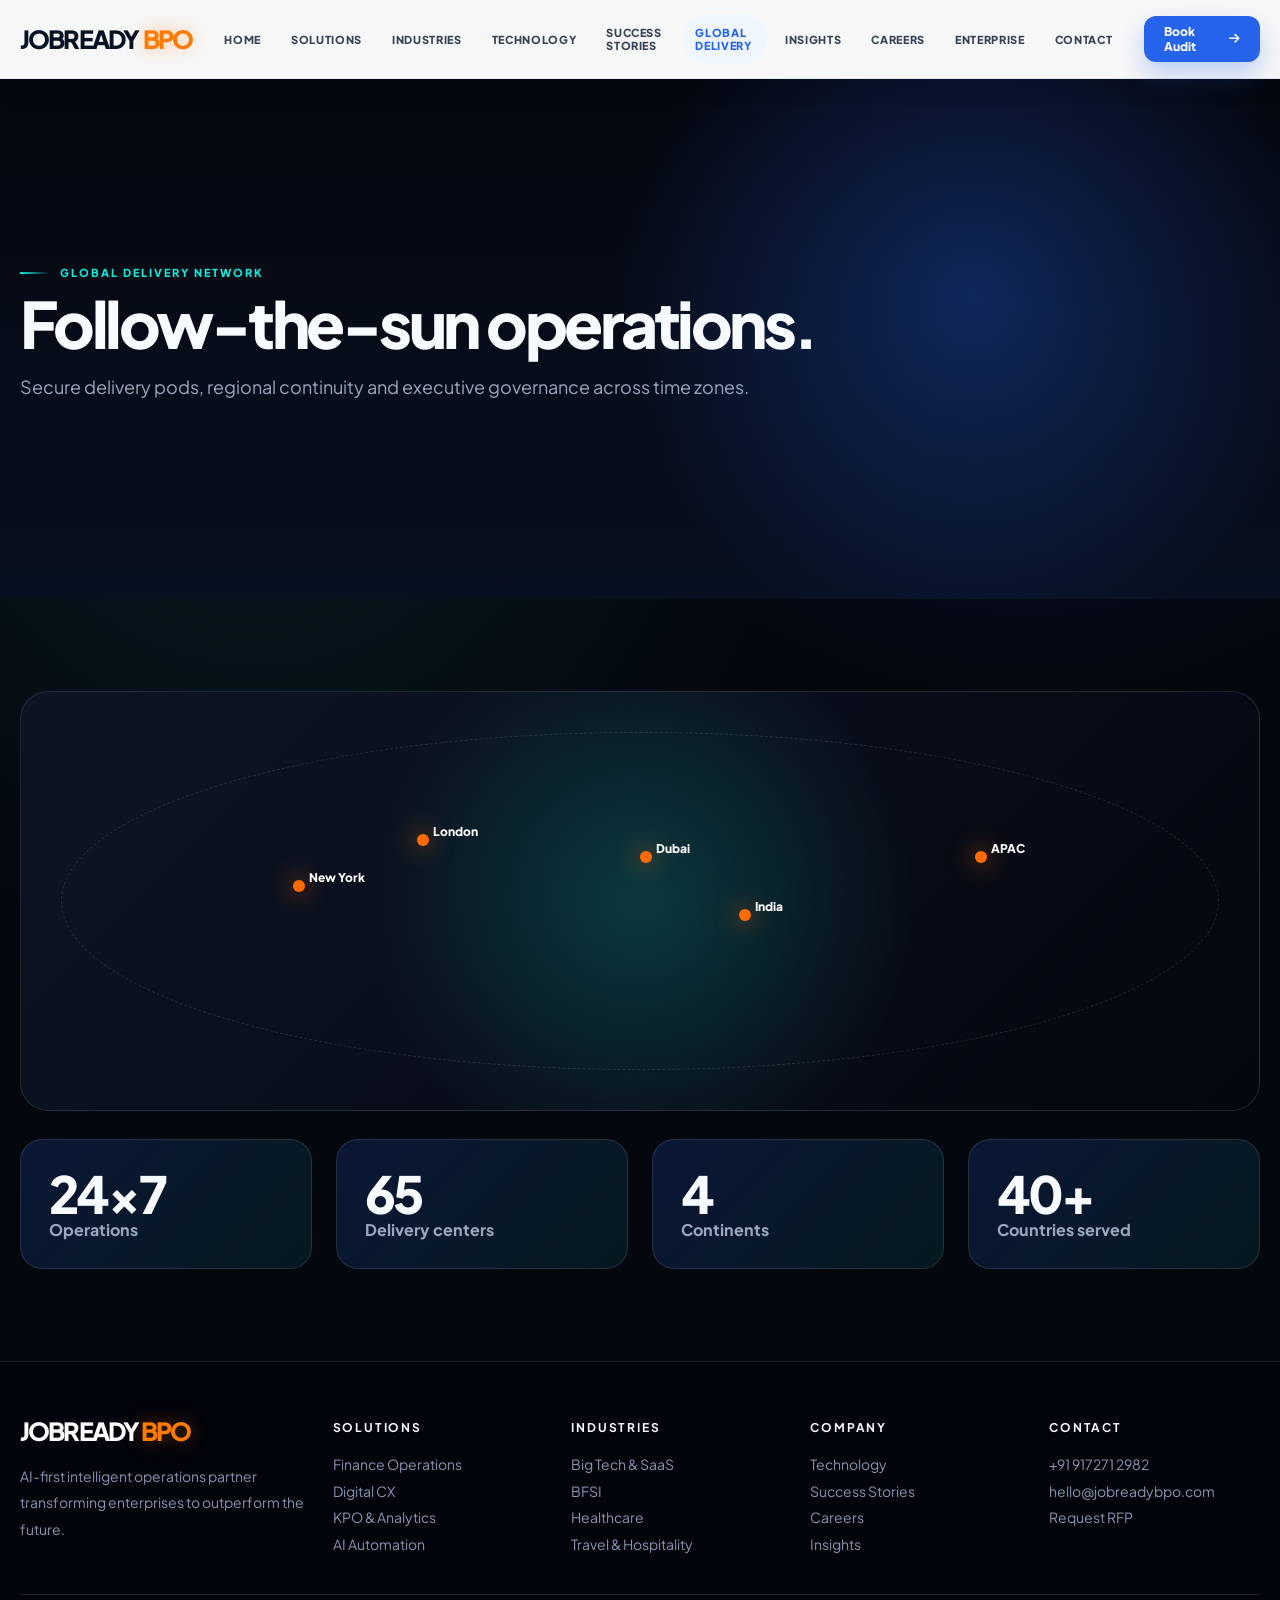
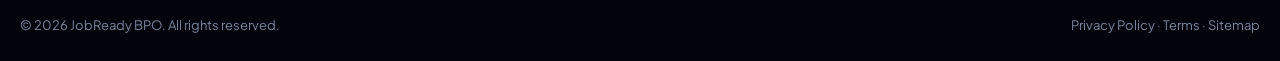
<file: global-delivery.html>
<!DOCTYPE html>
<html lang="en">
<head>
<meta charset="UTF-8"><meta name="viewport" content="width=device-width, initial-scale=1.0">
<title>Global Delivery | JobReady BPO</title>
<meta name="description" content="Follow-the-sun global BPO delivery network.">
<meta name="robots" content="index, follow, max-image-preview:large">
<link rel="canonical" href="https://jobreadybpo.com/global-delivery.html">
<link rel="preconnect" href="https://fonts.googleapis.com"><link rel="preconnect" href="https://fonts.gstatic.com" crossorigin>
<style>
@import url("https://fonts.googleapis.com/css2?family=Plus+Jakarta+Sans:wght@400;500;600;700;800;900&display=swap");
:root{--bg:#05070f;--bg2:#08101f;--panel:#0d1424;--ink:#f7fbff;--muted:#9aa8bd;--line:rgba(255,255,255,.11);--blue:#2563eb;--orange:#ff6b00;--cyan:#13e7d6;--navy:#081225;--light:#f7f9fc;--shadow:0 26px 80px rgba(0,0,0,.36);--max:1240px}
*{box-sizing:border-box}html{scroll-behavior:smooth}body{margin:0;font-family:"Plus Jakarta Sans",system-ui,sans-serif;background:var(--bg);color:var(--ink);overflow-x:hidden;background-image:radial-gradient(circle at 80% 10%,rgba(37,99,235,.18),transparent 30%),radial-gradient(circle at 20% 25%,rgba(19,231,214,.09),transparent 34%)}body:before{content:"";position:fixed;inset:0;z-index:-1;pointer-events:none;background-image:linear-gradient(rgba(255,255,255,.028) 1px,transparent 1px),linear-gradient(90deg,rgba(255,255,255,.028) 1px,transparent 1px);background-size:64px 64px;mask-image:linear-gradient(to bottom,#000,transparent 85%)}img{max-width:100%;display:block}a{text-decoration:none;color:inherit}.container{width:min(var(--max),calc(100% - 40px));margin:auto}.section{padding:92px 0;position:relative}.section.light{background:var(--light);color:#081225}.eyebrow{display:inline-flex;align-items:center;gap:10px;color:var(--cyan);font-size:11px;font-weight:900;letter-spacing:.18em;text-transform:uppercase}.eyebrow:before{content:"";width:30px;height:2px;background:linear-gradient(90deg,var(--cyan),transparent)}h1,h2,h3{letter-spacing:-.055em}.hero-title{font-size:clamp(54px,8vw,116px);line-height:.86;margin:18px 0;font-weight:900}.page-title,.section-title{font-size:clamp(36px,5vw,74px);line-height:.96;margin:14px 0 16px;font-weight:900}.text-gradient{color:transparent;background:linear-gradient(90deg,#fff,var(--cyan));-webkit-background-clip:text;background-clip:text}.copy{color:var(--muted);font-size:18px;line-height:1.72;max-width:800px}.light .copy{color:#526176}.btn{display:inline-flex;align-items:center;justify-content:center;gap:10px;min-height:52px;padding:14px 22px;border-radius:12px;font-weight:900;font-size:14px;transition:.25s;border:1px solid transparent}.btn-primary{background:linear-gradient(135deg,var(--orange),#ff9a2e);color:#fff;box-shadow:0 18px 42px rgba(255,107,0,.28)}.btn-primary:hover,.btn-secondary:hover{transform:translateY(-2px)}.btn-secondary{background:rgba(255,255,255,.055);border-color:rgba(255,255,255,.16);color:#fff}.light .btn-secondary{background:#fff;color:#081225;border-color:#dbe3ef}.grid{display:grid;gap:24px}.grid-2{grid-template-columns:repeat(2,1fr)}.grid-3{grid-template-columns:repeat(3,1fr)}.grid-4{grid-template-columns:repeat(4,1fr)}
.site-header{position:sticky;top:0;z-index:100;background:rgba(255,255,255,.97);border-bottom:1px solid #e5e7eb;backdrop-filter:blur(18px);box-shadow:0 8px 28px rgba(15,23,42,.05)}.nav-wrap{min-height:78px;display:flex;align-items:center;justify-content:space-between;gap:20px}.brand{display:inline-flex;align-items:baseline;gap:2px;font-family:"Plus Jakarta Sans",system-ui,sans-serif;line-height:.9;text-transform:uppercase}.brand-main,.brand-bpo{font-size:25px;font-weight:950;letter-spacing:-.075em;line-height:.9}.brand-main{color:#081225}.brand-bpo{color:#ff7a00;text-shadow:0 0 18px rgba(255,122,0,.42);margin-left:3px}.footer .brand-main{color:#fff}.main-nav{display:flex;align-items:center;gap:6px}.main-nav a{padding:12px 12px;border-radius:999px;color:#334155;font-size:11px;font-weight:900;letter-spacing:.06em;text-transform:uppercase;transition:.22s}.main-nav a:hover,.main-nav a.active{background:#eff6ff;color:var(--blue)}.header-cta{min-height:46px;padding:0 20px;border-radius:12px;background:var(--blue);color:#fff;font-size:12px;font-weight:950;display:inline-flex;align-items:center;gap:8px;box-shadow:0 12px 25px rgba(37,99,235,.28)}.menu-btn{display:none;width:44px;height:44px;border:1px solid #dbe3ef;border-radius:12px;background:#fff;color:#081225}.mobile-nav{display:none}
.hero,.page-hero{min-height:calc(100vh - 78px);display:flex;align-items:center;position:relative;overflow:hidden;background:radial-gradient(circle at 76% 42%,rgba(37,99,235,.32),transparent 35%),linear-gradient(180deg,#05070f,#071020)}.page-hero{min-height:520px}.hero-layout{display:grid;grid-template-columns:1.02fr .98fr;gap:48px;align-items:center;padding:74px 0}.hero-copy{font-size:18px;line-height:1.72;color:#bbc7da;max-width:720px}.hero-ctas{display:flex;gap:16px;flex-wrap:wrap;margin:32px 0}.mini-grid{display:grid;grid-template-columns:repeat(4,1fr);gap:12px;margin-top:34px}.mini{border:1px solid var(--line);background:rgba(255,255,255,.045);border-radius:15px;padding:13px;display:flex;align-items:center;gap:10px;color:#dce8ff;font-size:12px;font-weight:850}.mini i{color:var(--cyan)}
.globe{min-height:540px;border-radius:36px;border:1px solid rgba(255,255,255,.13);background:radial-gradient(circle at center,rgba(19,231,214,.12),transparent 40%),linear-gradient(180deg,rgba(255,255,255,.08),rgba(255,255,255,.03));position:relative;overflow:hidden;box-shadow:var(--shadow)}.orb{position:absolute;width:430px;height:430px;left:50%;top:47%;transform:translate(-50%,-50%);border-radius:50%;border:1px solid rgba(19,231,214,.22);box-shadow:inset 0 0 90px rgba(19,231,214,.13),0 0 100px rgba(37,99,235,.2);background:radial-gradient(circle at 36% 30%,rgba(19,231,214,.38),rgba(37,99,235,.08) 36%,rgba(255,255,255,.02) 60%,transparent 62%);animation:floatOrb 8s ease-in-out infinite}.orb:before,.orb:after{content:"";position:absolute;inset:35px;border:1px solid rgba(255,255,255,.12);border-radius:50%;transform:rotate(24deg)}.orb:after{inset:82px;transform:rotate(-38deg)}.node{position:absolute;width:10px;height:10px;border-radius:50%;background:var(--orange);box-shadow:0 0 22px var(--orange);animation:pulse 2.2s infinite}.n1{left:24%;top:24%}.n2{right:20%;top:35%}.n3{left:40%;bottom:22%}.n4{right:34%;bottom:27%}.n5{left:54%;top:16%}.signal{position:absolute;min-width:172px;padding:13px 15px;border-radius:18px;background:rgba(5,7,15,.72);border:1px solid rgba(255,255,255,.14);backdrop-filter:blur(16px)}.signal strong{display:block;font-size:26px;font-weight:950;letter-spacing:-.05em}.signal span{color:var(--muted);font-size:11px;text-transform:uppercase;letter-spacing:.11em;font-weight:900}.s1{left:24px;top:34px}.s2{right:24px;top:110px}.s3{left:34px;bottom:34px}.s4{right:34px;bottom:54px}
.card{position:relative;overflow:hidden;border:1px solid var(--line);background:linear-gradient(180deg,rgba(255,255,255,.075),rgba(255,255,255,.035));border-radius:22px;padding:28px;transition:.25s}.light .card{background:#fff;border-color:#e0e7f2;box-shadow:0 14px 40px rgba(15,23,42,.08)}.card:hover{transform:translateY(-6px);border-color:rgba(19,231,214,.34);box-shadow:0 22px 70px rgba(0,0,0,.28)}.icon{width:52px;height:52px;border-radius:16px;display:grid;place-items:center;margin-bottom:22px;background:linear-gradient(135deg,var(--blue),var(--cyan));color:#fff}.card h3{margin:0 0 12px;font-size:22px;font-weight:900}.card p,.card li{margin:0;color:var(--muted);line-height:1.7}.light .card p,.light .card li{color:#526176}.card ul{padding-left:18px;margin:12px 0 0}.metric{padding:28px;border-radius:22px;border:1px solid var(--line);background:linear-gradient(135deg,rgba(37,99,235,.18),rgba(19,231,214,.08))}.metric b{display:block;font-size:clamp(32px,4vw,58px);line-height:1;font-weight:900;letter-spacing:-.06em}.metric span{color:var(--muted);font-weight:750}.scroll-words{min-height:56vh;display:grid;place-items:center;text-align:center;background:radial-gradient(circle at 50% 50%,rgba(19,231,214,.13),transparent 36%),var(--bg)}.rotating-copy{font-size:clamp(34px,7vw,96px);line-height:.95;letter-spacing:-.07em;font-weight:950;margin:18px 0}.rotating-copy .word{color:var(--orange)}.rotating-copy .word:before{content:"Outsmart";animation:swapWord 8s infinite}
.carousel-section{background:linear-gradient(180deg,#070b16,#081225);padding:72px 0;overflow:hidden}.carousel-head{display:flex;justify-content:space-between;align-items:end;gap:20px;margin-bottom:28px}.carousel-title{font-size:clamp(28px,4vw,52px);font-weight:500;letter-spacing:-.045em;margin:0}.carousel-track{display:flex;gap:22px;overflow-x:auto;scroll-snap-type:x mandatory;padding:8px 0 26px;scrollbar-width:thin;scrollbar-color:var(--orange) rgba(255,255,255,.14)}.carousel-track::-webkit-scrollbar{height:5px}.carousel-track::-webkit-scrollbar-thumb{background:var(--orange);border-radius:10px}.story-card{flex:0 0 280px;height:340px;scroll-snap-align:start;border-radius:10px;overflow:hidden;position:relative;background:#111827;border:1px solid rgba(255,255,255,.08);transition:.28s}.story-card.large{flex-basis:470px}.story-card:hover{transform:translateY(-7px);box-shadow:0 24px 70px rgba(0,0,0,.35)}.story-card img{width:100%;height:100%;object-fit:cover;transition:.6s}.story-card:hover img{transform:scale(1.06)}.story-card:after{content:"";position:absolute;inset:0;background:linear-gradient(180deg,transparent 22%,rgba(0,0,0,.35) 52%,rgba(0,0,0,.9))}.story-card-content{position:absolute;left:22px;right:22px;bottom:22px;z-index:2}.story-card h3{margin:0 0 12px;color:#fff;font-size:20px;line-height:1.25;letter-spacing:-.025em}.story-card a{color:var(--orange);font-size:13px;font-weight:900}.carousel-btn{width:42px;height:42px;border-radius:50%;border:1px solid rgba(255,255,255,.18);background:rgba(255,255,255,.08);color:#fff;cursor:pointer}.progress{height:3px;width:min(520px,70%);background:rgba(255,255,255,.16);border-radius:10px;overflow:hidden}.progress i{display:block;width:32%;height:100%;background:var(--orange);animation:progress 6s ease-in-out infinite alternate}.stats-mosaic{display:grid;grid-template-columns:1.1fr repeat(4,1fr);grid-auto-rows:150px;gap:0;border-top:1px solid var(--line);border-bottom:1px solid var(--line);overflow:hidden}.stats-intro{grid-row:span 3;padding:44px;display:flex;flex-direction:column;justify-content:center;background:linear-gradient(135deg,#100715,#081225)}.stats-intro h2{font-size:clamp(34px,4vw,56px);line-height:1.12;font-weight:500;margin:0 0 28px}.stat-tile{display:grid;place-items:center;text-align:center;border-left:1px solid var(--line);border-bottom:1px solid var(--line);background:rgba(255,255,255,.025);padding:18px}.stat-tile img{width:100%;height:100%;object-fit:cover}.stat-tile b{display:block;color:#b8c1d2;font-size:42px;font-weight:500;letter-spacing:-.05em}.stat-tile span{color:#b8c1d2;font-size:15px;line-height:1.35}.ticker{overflow:hidden;border-block:1px solid var(--line);background:rgba(255,255,255,.025)}.ticker-track{display:flex;width:max-content;animation:ticker 28s linear infinite}.ticker-item{padding:16px 30px;color:#cdd8eb;font-size:13px;font-weight:900;text-transform:uppercase;letter-spacing:.12em}.ticker-item:before{content:"✦";color:var(--orange);margin-right:18px}.map{min-height:420px;border-radius:28px;background:radial-gradient(circle at 50% 50%,rgba(19,231,214,.2),transparent 42%),linear-gradient(135deg,#0d1424,#05070f);border:1px solid var(--line);position:relative;overflow:hidden}.map:before{content:"";position:absolute;inset:40px;border:1px dashed rgba(255,255,255,.12);border-radius:50%}.pin{position:absolute;width:12px;height:12px;border-radius:50%;background:var(--orange);box-shadow:0 0 24px var(--orange)}.pin:after{content:attr(data-city);position:absolute;left:16px;top:-10px;color:#fff;font-size:12px;font-weight:900;white-space:nowrap}.p1{left:58%;top:52%}.p2{left:50%;top:38%}.p3{left:32%;top:34%}.p4{left:22%;top:45%}.p5{right:22%;top:38%}.form{background:#fff;color:#081225;border-radius:28px;padding:32px;box-shadow:var(--shadow)}.form-grid{display:grid;grid-template-columns:repeat(2,1fr);gap:14px}.field.full{grid-column:1/-1}label{font-size:12px;font-weight:900;letter-spacing:.08em;text-transform:uppercase;color:#243148}input,select,textarea{width:100%;border:1px solid #dfe7f2;border-radius:14px;padding:14px 15px;background:#f8fafc;color:#081225;outline:none}textarea{min-height:120px;resize:vertical}.footer{background:#02040b;border-top:1px solid var(--line);padding:58px 0 28px}.footer-grid{display:grid;grid-template-columns:1.35fr repeat(4,1fr);gap:28px}.footer h4{margin:0 0 16px;font-size:12px;text-transform:uppercase;letter-spacing:.15em}.footer p,.footer a{display:block;color:#8996ad;font-size:14px;line-height:1.9}.copyright{display:flex;justify-content:space-between;gap:20px;flex-wrap:wrap;margin-top:36px;padding-top:22px;border-top:1px solid var(--line);color:#79869c;font-size:13px}.reveal{opacity:0;transform:translateY(22px);animation:reveal .75s ease forwards}.d1{animation-delay:.12s}.d2{animation-delay:.22s}.d3{animation-delay:.32s}@keyframes reveal{to{opacity:1;transform:translateY(0)}}@keyframes ticker{to{transform:translateX(-50%)}}@keyframes pulse{50%{transform:scale(1.6);opacity:.45}}@keyframes floatOrb{50%{transform:translate(-50%,-53%)}}@keyframes progress{to{width:64%}}@keyframes swapWord{0%,25%{content:"Outsmart"}28%,50%{content:"Scale"}53%,75%{content:"Automate"}78%,100%{content:"Lead"}}
@media(max-width:1120px){.main-nav,.header-cta{display:none}.menu-btn{display:block}.mobile-nav.open{display:grid}.hero-layout{grid-template-columns:1fr}.grid-3,.grid-4,.footer-grid{grid-template-columns:repeat(2,1fr)}.mini-grid{grid-template-columns:repeat(2,1fr)}.stats-mosaic{grid-template-columns:repeat(2,1fr)}.stats-intro{grid-column:1/-1;grid-row:auto}}@media(max-width:680px){.container{width:min(100% - 28px,var(--max))}.section{padding:68px 0}.hero{min-height:auto}.hero-layout{padding:52px 0}.hero-title{font-size:50px}.copy,.hero-copy{font-size:16px}.hero-ctas{flex-direction:column}.btn{width:100%}.grid-2,.grid-3,.grid-4,.footer-grid,.mini-grid,.form-grid{grid-template-columns:1fr}.globe{min-height:420px;border-radius:24px}.orb{width:310px;height:310px}.story-card,.story-card.large{flex-basis:250px;height:320px}.stats-mosaic{grid-template-columns:1fr}.brand-main,.brand-bpo{font-size:21px}.section-title,.page-title{font-size:40px}}

/* Critical fallback */
.mobile-nav{display:none!important}
.mobile-nav.open{display:grid!important;grid-template-columns:1fr;gap:8px;padding:0 0 16px}
@media(min-width:1121px){.mobile-nav{display:none!important}}

</style>
<link rel="stylesheet" href="https://cdnjs.cloudflare.com/ajax/libs/font-awesome/6.5.0/css/all.min.css" />
<script type="application/ld+json">{"@context":"https://schema.org","@type":"Organization","name":"JobReady BPO","url":"https://jobreadybpo.com","email":"hello@jobreadybpo.com","telephone":"+91 9172712982"}</script>
</head>
<body>
<header class="site-header">
  <div class="container nav-wrap">
    <a class="brand" href="index.html" aria-label="JobReady BPO Home"><span class="brand-main">JOBREADY</span><span class="brand-bpo">BPO</span></a>
    <nav class="main-nav" aria-label="Primary navigation"><a class="" href="index.html">Home</a>
<a class="" href="solutions.html">Solutions</a>
<a class="" href="industries.html">Industries</a>
<a class="" href="technology.html">Technology</a>
<a class="" href="success-stories.html">Success Stories</a>
<a class="active" href="global-delivery.html">Global Delivery</a>
<a class="" href="insights.html">Insights</a>
<a class="" href="careers.html">Careers</a>
<a class="" href="enterprise.html">Enterprise</a>
<a class="" href="contact.html">Contact</a></nav>
    <a class="header-cta" href="contact.html">Book Audit <i class="fa-solid fa-arrow-right"></i></a>
    <button class="menu-btn" onclick="document.querySelector('.mobile-nav').classList.toggle('open')" aria-label="Menu"><i class="fa-solid fa-bars"></i></button>
  </div>
  <nav class="mobile-nav container"><a class="" href="index.html">Home</a>
<a class="" href="solutions.html">Solutions</a>
<a class="" href="industries.html">Industries</a>
<a class="" href="technology.html">Technology</a>
<a class="" href="success-stories.html">Success Stories</a>
<a class="active" href="global-delivery.html">Global Delivery</a>
<a class="" href="insights.html">Insights</a>
<a class="" href="careers.html">Careers</a>
<a class="" href="enterprise.html">Enterprise</a>
<a class="" href="contact.html">Contact</a></nav>
</header>
<main><section class="page-hero"><div class="container"><span class="eyebrow">Global Delivery Network</span><h1 class="page-title">Follow-the-sun operations.</h1><p class="copy">Secure delivery pods, regional continuity and executive governance across time zones.</p></div></section><section class="section"><div class="container"><div class="map"><span class="pin p1" data-city="India"></span><span class="pin p2" data-city="Dubai"></span><span class="pin p3" data-city="London"></span><span class="pin p4" data-city="New York"></span><span class="pin p5" data-city="APAC"></span></div><div class="grid grid-4" style="margin-top:28px"><div class="metric"><b>24×7</b><span>Operations</span></div><div class="metric"><b>65</b><span>Delivery centers</span></div><div class="metric"><b>4</b><span>Continents</span></div><div class="metric"><b>40+</b><span>Countries served</span></div></div></div></section></main>
<footer class="footer">
  <div class="container footer-grid">
    <div><a class="brand" href="index.html"><span class="brand-main">JOBREADY</span><span class="brand-bpo">BPO</span></a><p>AI-first intelligent operations partner transforming enterprises to outperform the future.</p></div>
    <div><h4>Solutions</h4><a href="solutions.html">Finance Operations</a><a href="solutions.html">Digital CX</a><a href="solutions.html">KPO & Analytics</a><a href="solutions.html">AI Automation</a></div>
    <div><h4>Industries</h4><a href="industries.html">Big Tech & SaaS</a><a href="industries.html">BFSI</a><a href="industries.html">Healthcare</a><a href="industries.html">Travel & Hospitality</a></div>
    <div><h4>Company</h4><a href="technology.html">Technology</a><a href="success-stories.html">Success Stories</a><a href="careers.html">Careers</a><a href="insights.html">Insights</a></div>
    <div><h4>Contact</h4><a href="tel:+919172712982">+91 917271 2982</a><a href="mailto:hello@jobreadybpo.com">hello@jobreadybpo.com</a><a href="contact.html">Request RFP</a></div>
  </div>
  <div class="container copyright"><span>© 2026 JobReady BPO. All rights reserved.</span><span>Privacy Policy · Terms · Sitemap</span></div>
</footer>
<script src="script.js"></script>
</body>
</html>
</file>
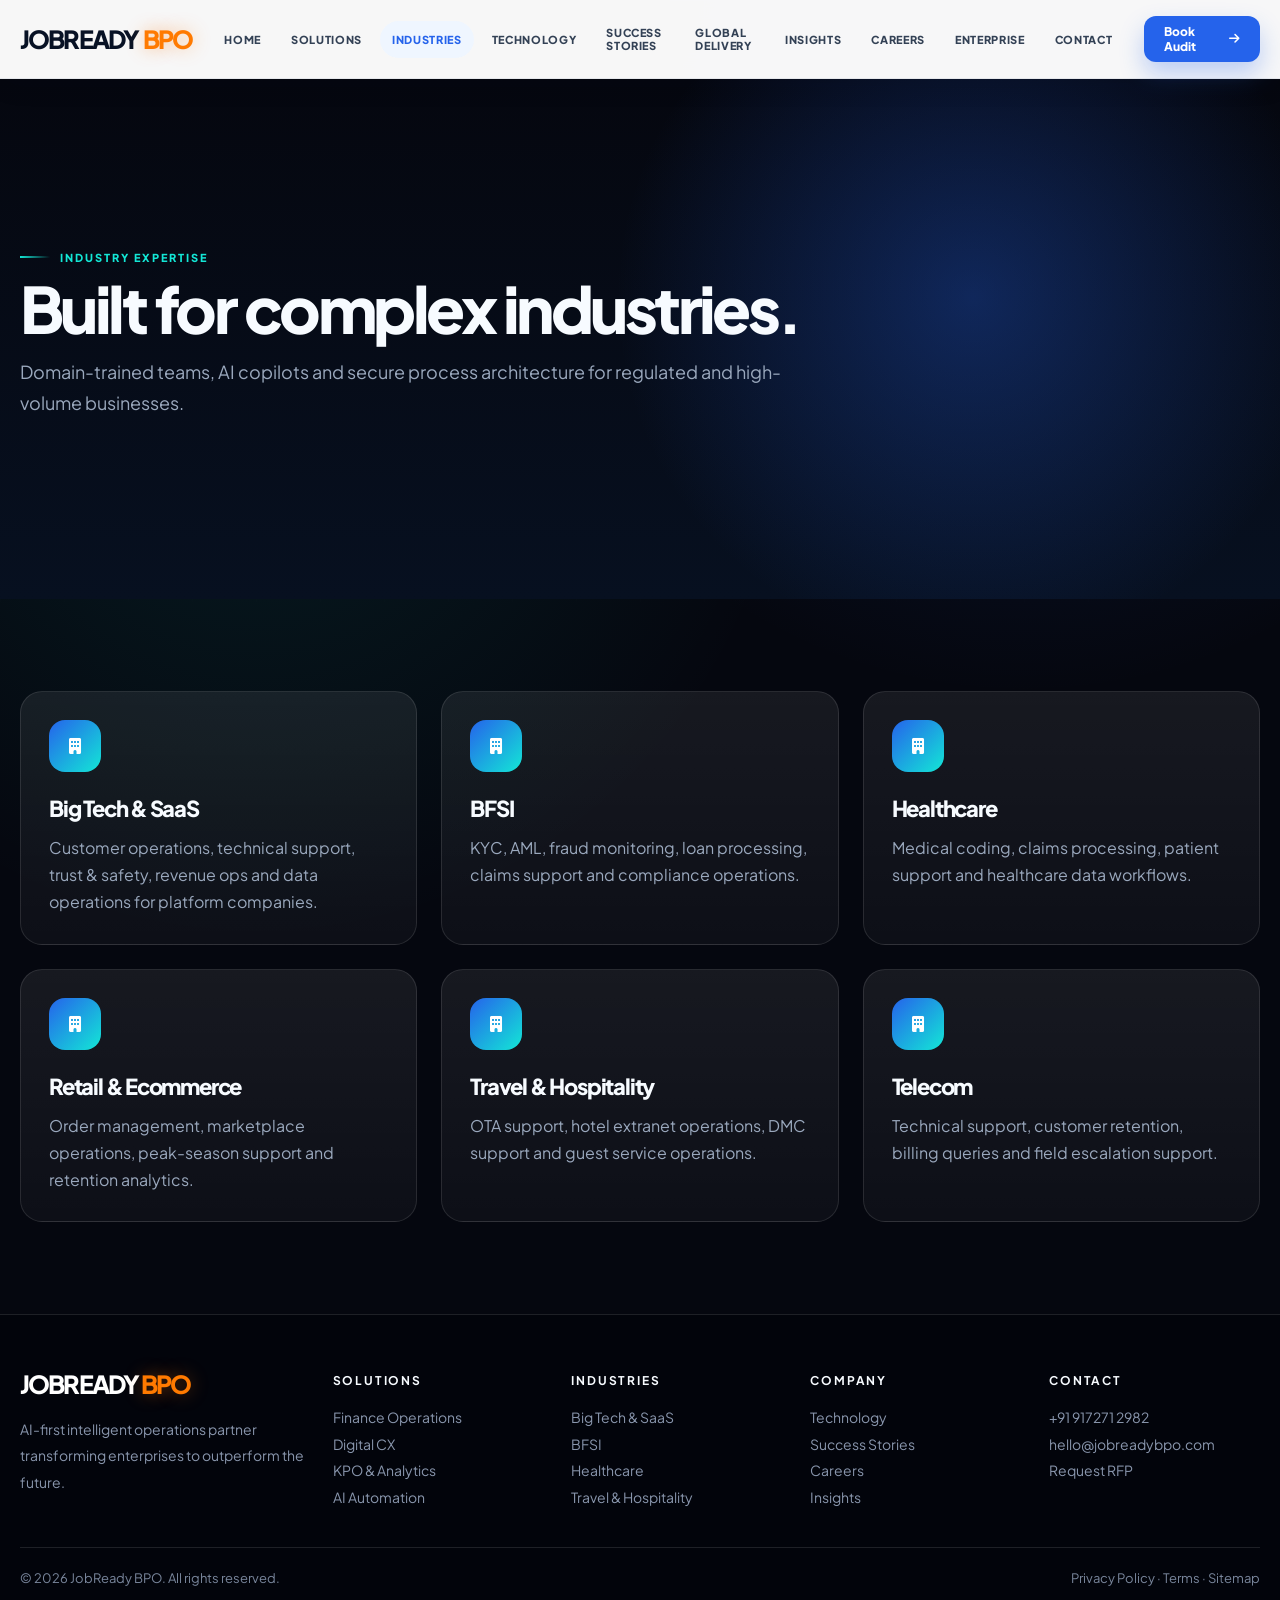
<file: industries.html>
<!DOCTYPE html>
<html lang="en">
<head>
<meta charset="UTF-8"><meta name="viewport" content="width=device-width, initial-scale=1.0">
<title>Industries | JobReady BPO</title>
<meta name="description" content="Industry-specific intelligent operations for tech, BFSI, healthcare, retail, travel and telecom.">
<meta name="robots" content="index, follow, max-image-preview:large">
<link rel="canonical" href="https://jobreadybpo.com/industries.html">
<link rel="preconnect" href="https://fonts.googleapis.com"><link rel="preconnect" href="https://fonts.gstatic.com" crossorigin>
<style>
@import url("https://fonts.googleapis.com/css2?family=Plus+Jakarta+Sans:wght@400;500;600;700;800;900&display=swap");
:root{--bg:#05070f;--bg2:#08101f;--panel:#0d1424;--ink:#f7fbff;--muted:#9aa8bd;--line:rgba(255,255,255,.11);--blue:#2563eb;--orange:#ff6b00;--cyan:#13e7d6;--navy:#081225;--light:#f7f9fc;--shadow:0 26px 80px rgba(0,0,0,.36);--max:1240px}
*{box-sizing:border-box}html{scroll-behavior:smooth}body{margin:0;font-family:"Plus Jakarta Sans",system-ui,sans-serif;background:var(--bg);color:var(--ink);overflow-x:hidden;background-image:radial-gradient(circle at 80% 10%,rgba(37,99,235,.18),transparent 30%),radial-gradient(circle at 20% 25%,rgba(19,231,214,.09),transparent 34%)}body:before{content:"";position:fixed;inset:0;z-index:-1;pointer-events:none;background-image:linear-gradient(rgba(255,255,255,.028) 1px,transparent 1px),linear-gradient(90deg,rgba(255,255,255,.028) 1px,transparent 1px);background-size:64px 64px;mask-image:linear-gradient(to bottom,#000,transparent 85%)}img{max-width:100%;display:block}a{text-decoration:none;color:inherit}.container{width:min(var(--max),calc(100% - 40px));margin:auto}.section{padding:92px 0;position:relative}.section.light{background:var(--light);color:#081225}.eyebrow{display:inline-flex;align-items:center;gap:10px;color:var(--cyan);font-size:11px;font-weight:900;letter-spacing:.18em;text-transform:uppercase}.eyebrow:before{content:"";width:30px;height:2px;background:linear-gradient(90deg,var(--cyan),transparent)}h1,h2,h3{letter-spacing:-.055em}.hero-title{font-size:clamp(54px,8vw,116px);line-height:.86;margin:18px 0;font-weight:900}.page-title,.section-title{font-size:clamp(36px,5vw,74px);line-height:.96;margin:14px 0 16px;font-weight:900}.text-gradient{color:transparent;background:linear-gradient(90deg,#fff,var(--cyan));-webkit-background-clip:text;background-clip:text}.copy{color:var(--muted);font-size:18px;line-height:1.72;max-width:800px}.light .copy{color:#526176}.btn{display:inline-flex;align-items:center;justify-content:center;gap:10px;min-height:52px;padding:14px 22px;border-radius:12px;font-weight:900;font-size:14px;transition:.25s;border:1px solid transparent}.btn-primary{background:linear-gradient(135deg,var(--orange),#ff9a2e);color:#fff;box-shadow:0 18px 42px rgba(255,107,0,.28)}.btn-primary:hover,.btn-secondary:hover{transform:translateY(-2px)}.btn-secondary{background:rgba(255,255,255,.055);border-color:rgba(255,255,255,.16);color:#fff}.light .btn-secondary{background:#fff;color:#081225;border-color:#dbe3ef}.grid{display:grid;gap:24px}.grid-2{grid-template-columns:repeat(2,1fr)}.grid-3{grid-template-columns:repeat(3,1fr)}.grid-4{grid-template-columns:repeat(4,1fr)}
.site-header{position:sticky;top:0;z-index:100;background:rgba(255,255,255,.97);border-bottom:1px solid #e5e7eb;backdrop-filter:blur(18px);box-shadow:0 8px 28px rgba(15,23,42,.05)}.nav-wrap{min-height:78px;display:flex;align-items:center;justify-content:space-between;gap:20px}.brand{display:inline-flex;align-items:baseline;gap:2px;font-family:"Plus Jakarta Sans",system-ui,sans-serif;line-height:.9;text-transform:uppercase}.brand-main,.brand-bpo{font-size:25px;font-weight:950;letter-spacing:-.075em;line-height:.9}.brand-main{color:#081225}.brand-bpo{color:#ff7a00;text-shadow:0 0 18px rgba(255,122,0,.42);margin-left:3px}.footer .brand-main{color:#fff}.main-nav{display:flex;align-items:center;gap:6px}.main-nav a{padding:12px 12px;border-radius:999px;color:#334155;font-size:11px;font-weight:900;letter-spacing:.06em;text-transform:uppercase;transition:.22s}.main-nav a:hover,.main-nav a.active{background:#eff6ff;color:var(--blue)}.header-cta{min-height:46px;padding:0 20px;border-radius:12px;background:var(--blue);color:#fff;font-size:12px;font-weight:950;display:inline-flex;align-items:center;gap:8px;box-shadow:0 12px 25px rgba(37,99,235,.28)}.menu-btn{display:none;width:44px;height:44px;border:1px solid #dbe3ef;border-radius:12px;background:#fff;color:#081225}.mobile-nav{display:none}
.hero,.page-hero{min-height:calc(100vh - 78px);display:flex;align-items:center;position:relative;overflow:hidden;background:radial-gradient(circle at 76% 42%,rgba(37,99,235,.32),transparent 35%),linear-gradient(180deg,#05070f,#071020)}.page-hero{min-height:520px}.hero-layout{display:grid;grid-template-columns:1.02fr .98fr;gap:48px;align-items:center;padding:74px 0}.hero-copy{font-size:18px;line-height:1.72;color:#bbc7da;max-width:720px}.hero-ctas{display:flex;gap:16px;flex-wrap:wrap;margin:32px 0}.mini-grid{display:grid;grid-template-columns:repeat(4,1fr);gap:12px;margin-top:34px}.mini{border:1px solid var(--line);background:rgba(255,255,255,.045);border-radius:15px;padding:13px;display:flex;align-items:center;gap:10px;color:#dce8ff;font-size:12px;font-weight:850}.mini i{color:var(--cyan)}
.globe{min-height:540px;border-radius:36px;border:1px solid rgba(255,255,255,.13);background:radial-gradient(circle at center,rgba(19,231,214,.12),transparent 40%),linear-gradient(180deg,rgba(255,255,255,.08),rgba(255,255,255,.03));position:relative;overflow:hidden;box-shadow:var(--shadow)}.orb{position:absolute;width:430px;height:430px;left:50%;top:47%;transform:translate(-50%,-50%);border-radius:50%;border:1px solid rgba(19,231,214,.22);box-shadow:inset 0 0 90px rgba(19,231,214,.13),0 0 100px rgba(37,99,235,.2);background:radial-gradient(circle at 36% 30%,rgba(19,231,214,.38),rgba(37,99,235,.08) 36%,rgba(255,255,255,.02) 60%,transparent 62%);animation:floatOrb 8s ease-in-out infinite}.orb:before,.orb:after{content:"";position:absolute;inset:35px;border:1px solid rgba(255,255,255,.12);border-radius:50%;transform:rotate(24deg)}.orb:after{inset:82px;transform:rotate(-38deg)}.node{position:absolute;width:10px;height:10px;border-radius:50%;background:var(--orange);box-shadow:0 0 22px var(--orange);animation:pulse 2.2s infinite}.n1{left:24%;top:24%}.n2{right:20%;top:35%}.n3{left:40%;bottom:22%}.n4{right:34%;bottom:27%}.n5{left:54%;top:16%}.signal{position:absolute;min-width:172px;padding:13px 15px;border-radius:18px;background:rgba(5,7,15,.72);border:1px solid rgba(255,255,255,.14);backdrop-filter:blur(16px)}.signal strong{display:block;font-size:26px;font-weight:950;letter-spacing:-.05em}.signal span{color:var(--muted);font-size:11px;text-transform:uppercase;letter-spacing:.11em;font-weight:900}.s1{left:24px;top:34px}.s2{right:24px;top:110px}.s3{left:34px;bottom:34px}.s4{right:34px;bottom:54px}
.card{position:relative;overflow:hidden;border:1px solid var(--line);background:linear-gradient(180deg,rgba(255,255,255,.075),rgba(255,255,255,.035));border-radius:22px;padding:28px;transition:.25s}.light .card{background:#fff;border-color:#e0e7f2;box-shadow:0 14px 40px rgba(15,23,42,.08)}.card:hover{transform:translateY(-6px);border-color:rgba(19,231,214,.34);box-shadow:0 22px 70px rgba(0,0,0,.28)}.icon{width:52px;height:52px;border-radius:16px;display:grid;place-items:center;margin-bottom:22px;background:linear-gradient(135deg,var(--blue),var(--cyan));color:#fff}.card h3{margin:0 0 12px;font-size:22px;font-weight:900}.card p,.card li{margin:0;color:var(--muted);line-height:1.7}.light .card p,.light .card li{color:#526176}.card ul{padding-left:18px;margin:12px 0 0}.metric{padding:28px;border-radius:22px;border:1px solid var(--line);background:linear-gradient(135deg,rgba(37,99,235,.18),rgba(19,231,214,.08))}.metric b{display:block;font-size:clamp(32px,4vw,58px);line-height:1;font-weight:900;letter-spacing:-.06em}.metric span{color:var(--muted);font-weight:750}.scroll-words{min-height:56vh;display:grid;place-items:center;text-align:center;background:radial-gradient(circle at 50% 50%,rgba(19,231,214,.13),transparent 36%),var(--bg)}.rotating-copy{font-size:clamp(34px,7vw,96px);line-height:.95;letter-spacing:-.07em;font-weight:950;margin:18px 0}.rotating-copy .word{color:var(--orange)}.rotating-copy .word:before{content:"Outsmart";animation:swapWord 8s infinite}
.carousel-section{background:linear-gradient(180deg,#070b16,#081225);padding:72px 0;overflow:hidden}.carousel-head{display:flex;justify-content:space-between;align-items:end;gap:20px;margin-bottom:28px}.carousel-title{font-size:clamp(28px,4vw,52px);font-weight:500;letter-spacing:-.045em;margin:0}.carousel-track{display:flex;gap:22px;overflow-x:auto;scroll-snap-type:x mandatory;padding:8px 0 26px;scrollbar-width:thin;scrollbar-color:var(--orange) rgba(255,255,255,.14)}.carousel-track::-webkit-scrollbar{height:5px}.carousel-track::-webkit-scrollbar-thumb{background:var(--orange);border-radius:10px}.story-card{flex:0 0 280px;height:340px;scroll-snap-align:start;border-radius:10px;overflow:hidden;position:relative;background:#111827;border:1px solid rgba(255,255,255,.08);transition:.28s}.story-card.large{flex-basis:470px}.story-card:hover{transform:translateY(-7px);box-shadow:0 24px 70px rgba(0,0,0,.35)}.story-card img{width:100%;height:100%;object-fit:cover;transition:.6s}.story-card:hover img{transform:scale(1.06)}.story-card:after{content:"";position:absolute;inset:0;background:linear-gradient(180deg,transparent 22%,rgba(0,0,0,.35) 52%,rgba(0,0,0,.9))}.story-card-content{position:absolute;left:22px;right:22px;bottom:22px;z-index:2}.story-card h3{margin:0 0 12px;color:#fff;font-size:20px;line-height:1.25;letter-spacing:-.025em}.story-card a{color:var(--orange);font-size:13px;font-weight:900}.carousel-btn{width:42px;height:42px;border-radius:50%;border:1px solid rgba(255,255,255,.18);background:rgba(255,255,255,.08);color:#fff;cursor:pointer}.progress{height:3px;width:min(520px,70%);background:rgba(255,255,255,.16);border-radius:10px;overflow:hidden}.progress i{display:block;width:32%;height:100%;background:var(--orange);animation:progress 6s ease-in-out infinite alternate}.stats-mosaic{display:grid;grid-template-columns:1.1fr repeat(4,1fr);grid-auto-rows:150px;gap:0;border-top:1px solid var(--line);border-bottom:1px solid var(--line);overflow:hidden}.stats-intro{grid-row:span 3;padding:44px;display:flex;flex-direction:column;justify-content:center;background:linear-gradient(135deg,#100715,#081225)}.stats-intro h2{font-size:clamp(34px,4vw,56px);line-height:1.12;font-weight:500;margin:0 0 28px}.stat-tile{display:grid;place-items:center;text-align:center;border-left:1px solid var(--line);border-bottom:1px solid var(--line);background:rgba(255,255,255,.025);padding:18px}.stat-tile img{width:100%;height:100%;object-fit:cover}.stat-tile b{display:block;color:#b8c1d2;font-size:42px;font-weight:500;letter-spacing:-.05em}.stat-tile span{color:#b8c1d2;font-size:15px;line-height:1.35}.ticker{overflow:hidden;border-block:1px solid var(--line);background:rgba(255,255,255,.025)}.ticker-track{display:flex;width:max-content;animation:ticker 28s linear infinite}.ticker-item{padding:16px 30px;color:#cdd8eb;font-size:13px;font-weight:900;text-transform:uppercase;letter-spacing:.12em}.ticker-item:before{content:"✦";color:var(--orange);margin-right:18px}.map{min-height:420px;border-radius:28px;background:radial-gradient(circle at 50% 50%,rgba(19,231,214,.2),transparent 42%),linear-gradient(135deg,#0d1424,#05070f);border:1px solid var(--line);position:relative;overflow:hidden}.map:before{content:"";position:absolute;inset:40px;border:1px dashed rgba(255,255,255,.12);border-radius:50%}.pin{position:absolute;width:12px;height:12px;border-radius:50%;background:var(--orange);box-shadow:0 0 24px var(--orange)}.pin:after{content:attr(data-city);position:absolute;left:16px;top:-10px;color:#fff;font-size:12px;font-weight:900;white-space:nowrap}.p1{left:58%;top:52%}.p2{left:50%;top:38%}.p3{left:32%;top:34%}.p4{left:22%;top:45%}.p5{right:22%;top:38%}.form{background:#fff;color:#081225;border-radius:28px;padding:32px;box-shadow:var(--shadow)}.form-grid{display:grid;grid-template-columns:repeat(2,1fr);gap:14px}.field.full{grid-column:1/-1}label{font-size:12px;font-weight:900;letter-spacing:.08em;text-transform:uppercase;color:#243148}input,select,textarea{width:100%;border:1px solid #dfe7f2;border-radius:14px;padding:14px 15px;background:#f8fafc;color:#081225;outline:none}textarea{min-height:120px;resize:vertical}.footer{background:#02040b;border-top:1px solid var(--line);padding:58px 0 28px}.footer-grid{display:grid;grid-template-columns:1.35fr repeat(4,1fr);gap:28px}.footer h4{margin:0 0 16px;font-size:12px;text-transform:uppercase;letter-spacing:.15em}.footer p,.footer a{display:block;color:#8996ad;font-size:14px;line-height:1.9}.copyright{display:flex;justify-content:space-between;gap:20px;flex-wrap:wrap;margin-top:36px;padding-top:22px;border-top:1px solid var(--line);color:#79869c;font-size:13px}.reveal{opacity:0;transform:translateY(22px);animation:reveal .75s ease forwards}.d1{animation-delay:.12s}.d2{animation-delay:.22s}.d3{animation-delay:.32s}@keyframes reveal{to{opacity:1;transform:translateY(0)}}@keyframes ticker{to{transform:translateX(-50%)}}@keyframes pulse{50%{transform:scale(1.6);opacity:.45}}@keyframes floatOrb{50%{transform:translate(-50%,-53%)}}@keyframes progress{to{width:64%}}@keyframes swapWord{0%,25%{content:"Outsmart"}28%,50%{content:"Scale"}53%,75%{content:"Automate"}78%,100%{content:"Lead"}}
@media(max-width:1120px){.main-nav,.header-cta{display:none}.menu-btn{display:block}.mobile-nav.open{display:grid}.hero-layout{grid-template-columns:1fr}.grid-3,.grid-4,.footer-grid{grid-template-columns:repeat(2,1fr)}.mini-grid{grid-template-columns:repeat(2,1fr)}.stats-mosaic{grid-template-columns:repeat(2,1fr)}.stats-intro{grid-column:1/-1;grid-row:auto}}@media(max-width:680px){.container{width:min(100% - 28px,var(--max))}.section{padding:68px 0}.hero{min-height:auto}.hero-layout{padding:52px 0}.hero-title{font-size:50px}.copy,.hero-copy{font-size:16px}.hero-ctas{flex-direction:column}.btn{width:100%}.grid-2,.grid-3,.grid-4,.footer-grid,.mini-grid,.form-grid{grid-template-columns:1fr}.globe{min-height:420px;border-radius:24px}.orb{width:310px;height:310px}.story-card,.story-card.large{flex-basis:250px;height:320px}.stats-mosaic{grid-template-columns:1fr}.brand-main,.brand-bpo{font-size:21px}.section-title,.page-title{font-size:40px}}

/* Critical fallback */
.mobile-nav{display:none!important}
.mobile-nav.open{display:grid!important;grid-template-columns:1fr;gap:8px;padding:0 0 16px}
@media(min-width:1121px){.mobile-nav{display:none!important}}

</style>
<link rel="stylesheet" href="https://cdnjs.cloudflare.com/ajax/libs/font-awesome/6.5.0/css/all.min.css" />
<script type="application/ld+json">{"@context":"https://schema.org","@type":"Organization","name":"JobReady BPO","url":"https://jobreadybpo.com","email":"hello@jobreadybpo.com","telephone":"+91 9172712982"}</script>
</head>
<body>
<header class="site-header">
  <div class="container nav-wrap">
    <a class="brand" href="index.html" aria-label="JobReady BPO Home"><span class="brand-main">JOBREADY</span><span class="brand-bpo">BPO</span></a>
    <nav class="main-nav" aria-label="Primary navigation"><a class="" href="index.html">Home</a>
<a class="" href="solutions.html">Solutions</a>
<a class="active" href="industries.html">Industries</a>
<a class="" href="technology.html">Technology</a>
<a class="" href="success-stories.html">Success Stories</a>
<a class="" href="global-delivery.html">Global Delivery</a>
<a class="" href="insights.html">Insights</a>
<a class="" href="careers.html">Careers</a>
<a class="" href="enterprise.html">Enterprise</a>
<a class="" href="contact.html">Contact</a></nav>
    <a class="header-cta" href="contact.html">Book Audit <i class="fa-solid fa-arrow-right"></i></a>
    <button class="menu-btn" onclick="document.querySelector('.mobile-nav').classList.toggle('open')" aria-label="Menu"><i class="fa-solid fa-bars"></i></button>
  </div>
  <nav class="mobile-nav container"><a class="" href="index.html">Home</a>
<a class="" href="solutions.html">Solutions</a>
<a class="active" href="industries.html">Industries</a>
<a class="" href="technology.html">Technology</a>
<a class="" href="success-stories.html">Success Stories</a>
<a class="" href="global-delivery.html">Global Delivery</a>
<a class="" href="insights.html">Insights</a>
<a class="" href="careers.html">Careers</a>
<a class="" href="enterprise.html">Enterprise</a>
<a class="" href="contact.html">Contact</a></nav>
</header>
<main><section class="page-hero"><div class="container"><span class="eyebrow">Industry Expertise</span><h1 class="page-title">Built for complex industries.</h1><p class="copy">Domain-trained teams, AI copilots and secure process architecture for regulated and high-volume businesses.</p></div></section><section class="section"><div class="container"><div class="grid grid-3"><article class="card"><div class="icon"><i class="fa-solid fa-building"></i></div><h3>Big Tech & SaaS</h3><p>Customer operations, technical support, trust & safety, revenue ops and data operations for platform companies.</p></article><article class="card"><div class="icon"><i class="fa-solid fa-building"></i></div><h3>BFSI</h3><p>KYC, AML, fraud monitoring, loan processing, claims support and compliance operations.</p></article><article class="card"><div class="icon"><i class="fa-solid fa-building"></i></div><h3>Healthcare</h3><p>Medical coding, claims processing, patient support and healthcare data workflows.</p></article><article class="card"><div class="icon"><i class="fa-solid fa-building"></i></div><h3>Retail & Ecommerce</h3><p>Order management, marketplace operations, peak-season support and retention analytics.</p></article><article class="card"><div class="icon"><i class="fa-solid fa-building"></i></div><h3>Travel & Hospitality</h3><p>OTA support, hotel extranet operations, DMC support and guest service operations.</p></article><article class="card"><div class="icon"><i class="fa-solid fa-building"></i></div><h3>Telecom</h3><p>Technical support, customer retention, billing queries and field escalation support.</p></article></div></div></section></main>
<footer class="footer">
  <div class="container footer-grid">
    <div><a class="brand" href="index.html"><span class="brand-main">JOBREADY</span><span class="brand-bpo">BPO</span></a><p>AI-first intelligent operations partner transforming enterprises to outperform the future.</p></div>
    <div><h4>Solutions</h4><a href="solutions.html">Finance Operations</a><a href="solutions.html">Digital CX</a><a href="solutions.html">KPO & Analytics</a><a href="solutions.html">AI Automation</a></div>
    <div><h4>Industries</h4><a href="industries.html">Big Tech & SaaS</a><a href="industries.html">BFSI</a><a href="industries.html">Healthcare</a><a href="industries.html">Travel & Hospitality</a></div>
    <div><h4>Company</h4><a href="technology.html">Technology</a><a href="success-stories.html">Success Stories</a><a href="careers.html">Careers</a><a href="insights.html">Insights</a></div>
    <div><h4>Contact</h4><a href="tel:+919172712982">+91 917271 2982</a><a href="mailto:hello@jobreadybpo.com">hello@jobreadybpo.com</a><a href="contact.html">Request RFP</a></div>
  </div>
  <div class="container copyright"><span>© 2026 JobReady BPO. All rights reserved.</span><span>Privacy Policy · Terms · Sitemap</span></div>
</footer>
<script src="script.js"></script>
</body>
</html>
</file>
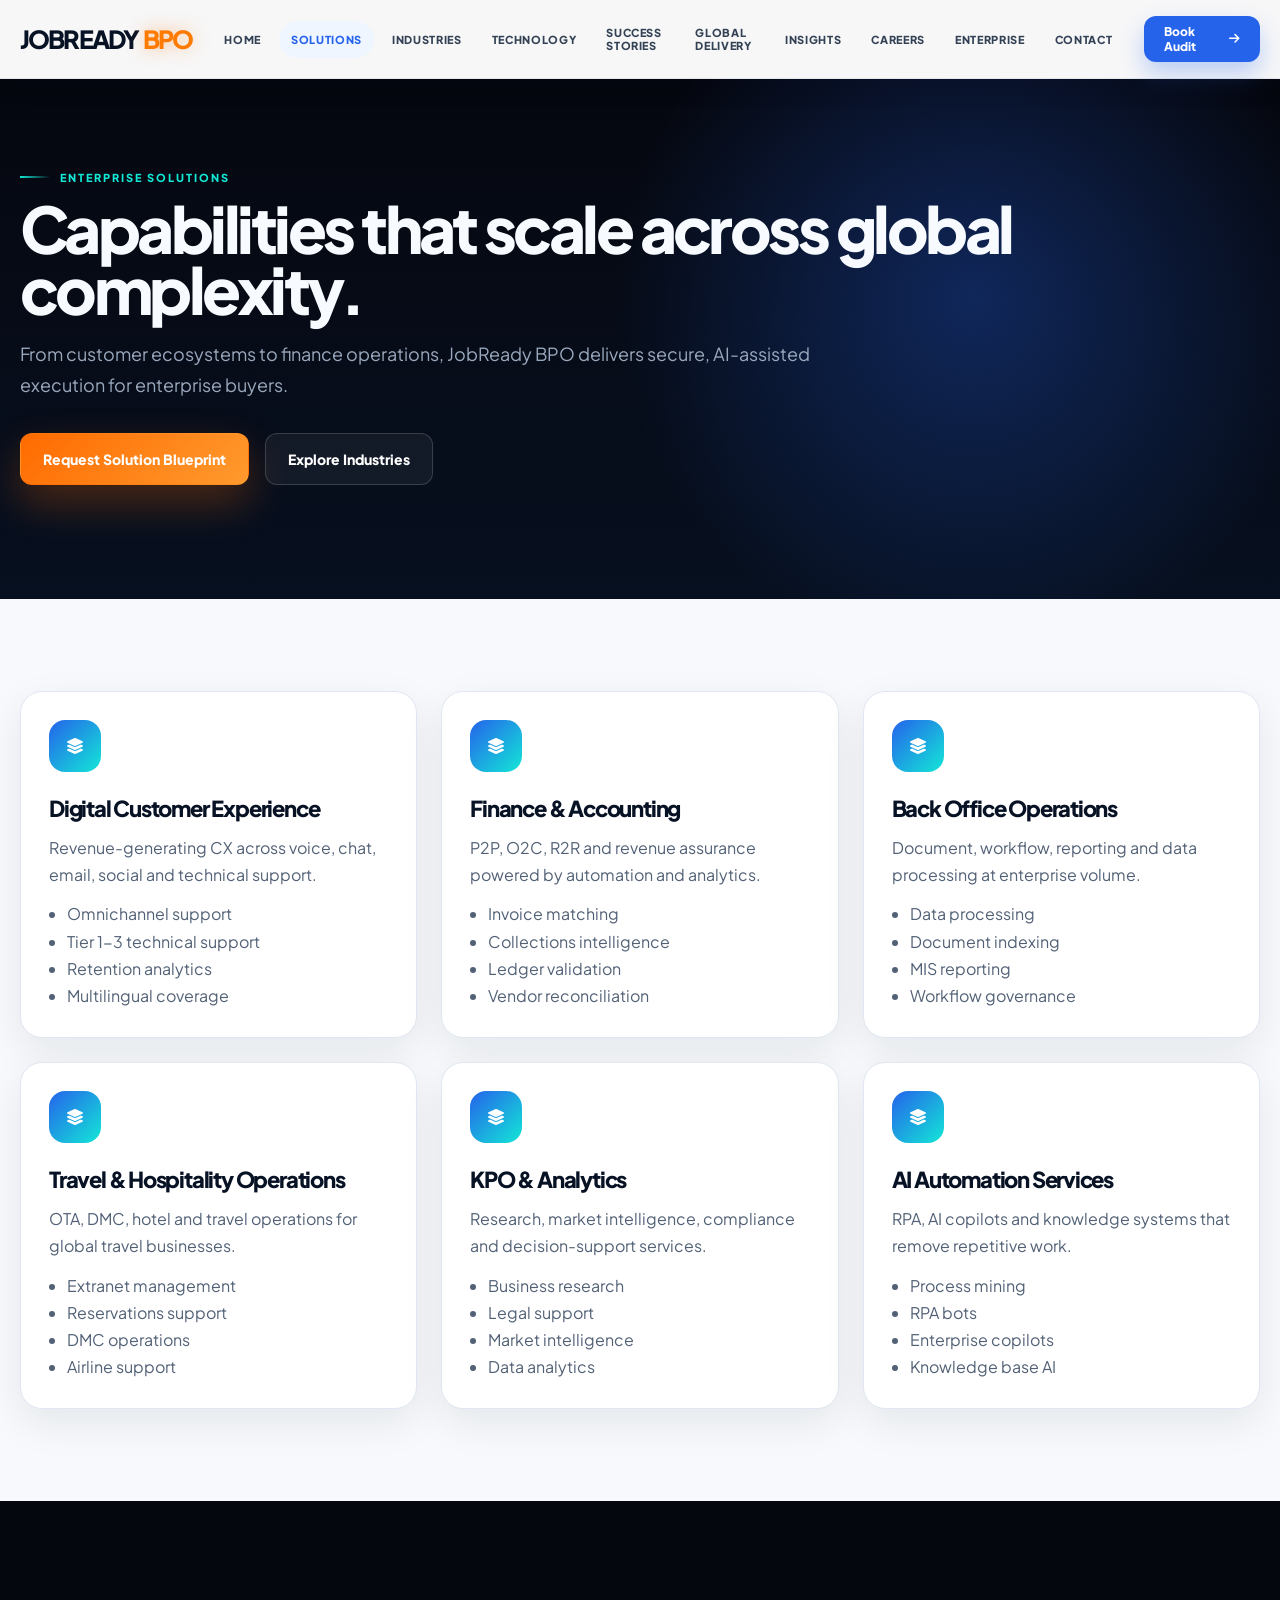
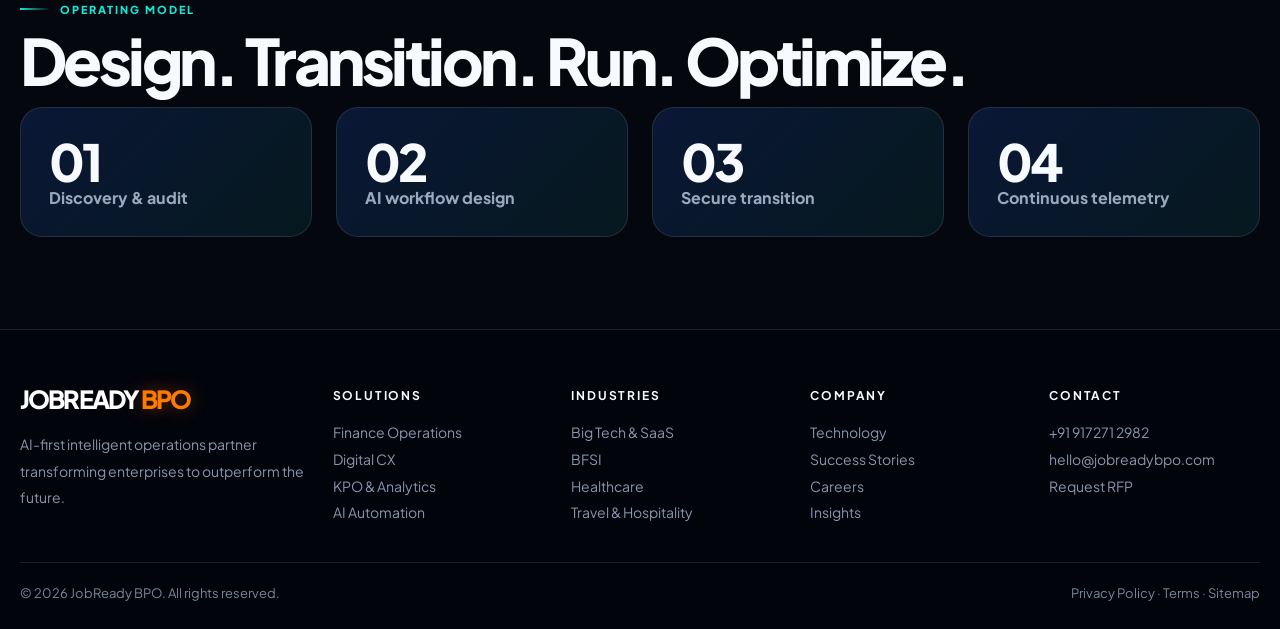
<file: solutions.html>
<!DOCTYPE html>
<html lang="en">
<head>
<meta charset="UTF-8"><meta name="viewport" content="width=device-width, initial-scale=1.0">
<title>Solutions | JobReady BPO</title>
<meta name="description" content="Enterprise BPO, CX, finance, KPO and AI automation solutions.">
<meta name="robots" content="index, follow, max-image-preview:large">
<link rel="canonical" href="https://jobreadybpo.com/solutions.html">
<link rel="preconnect" href="https://fonts.googleapis.com"><link rel="preconnect" href="https://fonts.gstatic.com" crossorigin>
<style>
@import url("https://fonts.googleapis.com/css2?family=Plus+Jakarta+Sans:wght@400;500;600;700;800;900&display=swap");
:root{--bg:#05070f;--bg2:#08101f;--panel:#0d1424;--ink:#f7fbff;--muted:#9aa8bd;--line:rgba(255,255,255,.11);--blue:#2563eb;--orange:#ff6b00;--cyan:#13e7d6;--navy:#081225;--light:#f7f9fc;--shadow:0 26px 80px rgba(0,0,0,.36);--max:1240px}
*{box-sizing:border-box}html{scroll-behavior:smooth}body{margin:0;font-family:"Plus Jakarta Sans",system-ui,sans-serif;background:var(--bg);color:var(--ink);overflow-x:hidden;background-image:radial-gradient(circle at 80% 10%,rgba(37,99,235,.18),transparent 30%),radial-gradient(circle at 20% 25%,rgba(19,231,214,.09),transparent 34%)}body:before{content:"";position:fixed;inset:0;z-index:-1;pointer-events:none;background-image:linear-gradient(rgba(255,255,255,.028) 1px,transparent 1px),linear-gradient(90deg,rgba(255,255,255,.028) 1px,transparent 1px);background-size:64px 64px;mask-image:linear-gradient(to bottom,#000,transparent 85%)}img{max-width:100%;display:block}a{text-decoration:none;color:inherit}.container{width:min(var(--max),calc(100% - 40px));margin:auto}.section{padding:92px 0;position:relative}.section.light{background:var(--light);color:#081225}.eyebrow{display:inline-flex;align-items:center;gap:10px;color:var(--cyan);font-size:11px;font-weight:900;letter-spacing:.18em;text-transform:uppercase}.eyebrow:before{content:"";width:30px;height:2px;background:linear-gradient(90deg,var(--cyan),transparent)}h1,h2,h3{letter-spacing:-.055em}.hero-title{font-size:clamp(54px,8vw,116px);line-height:.86;margin:18px 0;font-weight:900}.page-title,.section-title{font-size:clamp(36px,5vw,74px);line-height:.96;margin:14px 0 16px;font-weight:900}.text-gradient{color:transparent;background:linear-gradient(90deg,#fff,var(--cyan));-webkit-background-clip:text;background-clip:text}.copy{color:var(--muted);font-size:18px;line-height:1.72;max-width:800px}.light .copy{color:#526176}.btn{display:inline-flex;align-items:center;justify-content:center;gap:10px;min-height:52px;padding:14px 22px;border-radius:12px;font-weight:900;font-size:14px;transition:.25s;border:1px solid transparent}.btn-primary{background:linear-gradient(135deg,var(--orange),#ff9a2e);color:#fff;box-shadow:0 18px 42px rgba(255,107,0,.28)}.btn-primary:hover,.btn-secondary:hover{transform:translateY(-2px)}.btn-secondary{background:rgba(255,255,255,.055);border-color:rgba(255,255,255,.16);color:#fff}.light .btn-secondary{background:#fff;color:#081225;border-color:#dbe3ef}.grid{display:grid;gap:24px}.grid-2{grid-template-columns:repeat(2,1fr)}.grid-3{grid-template-columns:repeat(3,1fr)}.grid-4{grid-template-columns:repeat(4,1fr)}
.site-header{position:sticky;top:0;z-index:100;background:rgba(255,255,255,.97);border-bottom:1px solid #e5e7eb;backdrop-filter:blur(18px);box-shadow:0 8px 28px rgba(15,23,42,.05)}.nav-wrap{min-height:78px;display:flex;align-items:center;justify-content:space-between;gap:20px}.brand{display:inline-flex;align-items:baseline;gap:2px;font-family:"Plus Jakarta Sans",system-ui,sans-serif;line-height:.9;text-transform:uppercase}.brand-main,.brand-bpo{font-size:25px;font-weight:950;letter-spacing:-.075em;line-height:.9}.brand-main{color:#081225}.brand-bpo{color:#ff7a00;text-shadow:0 0 18px rgba(255,122,0,.42);margin-left:3px}.footer .brand-main{color:#fff}.main-nav{display:flex;align-items:center;gap:6px}.main-nav a{padding:12px 12px;border-radius:999px;color:#334155;font-size:11px;font-weight:900;letter-spacing:.06em;text-transform:uppercase;transition:.22s}.main-nav a:hover,.main-nav a.active{background:#eff6ff;color:var(--blue)}.header-cta{min-height:46px;padding:0 20px;border-radius:12px;background:var(--blue);color:#fff;font-size:12px;font-weight:950;display:inline-flex;align-items:center;gap:8px;box-shadow:0 12px 25px rgba(37,99,235,.28)}.menu-btn{display:none;width:44px;height:44px;border:1px solid #dbe3ef;border-radius:12px;background:#fff;color:#081225}.mobile-nav{display:none}
.hero,.page-hero{min-height:calc(100vh - 78px);display:flex;align-items:center;position:relative;overflow:hidden;background:radial-gradient(circle at 76% 42%,rgba(37,99,235,.32),transparent 35%),linear-gradient(180deg,#05070f,#071020)}.page-hero{min-height:520px}.hero-layout{display:grid;grid-template-columns:1.02fr .98fr;gap:48px;align-items:center;padding:74px 0}.hero-copy{font-size:18px;line-height:1.72;color:#bbc7da;max-width:720px}.hero-ctas{display:flex;gap:16px;flex-wrap:wrap;margin:32px 0}.mini-grid{display:grid;grid-template-columns:repeat(4,1fr);gap:12px;margin-top:34px}.mini{border:1px solid var(--line);background:rgba(255,255,255,.045);border-radius:15px;padding:13px;display:flex;align-items:center;gap:10px;color:#dce8ff;font-size:12px;font-weight:850}.mini i{color:var(--cyan)}
.globe{min-height:540px;border-radius:36px;border:1px solid rgba(255,255,255,.13);background:radial-gradient(circle at center,rgba(19,231,214,.12),transparent 40%),linear-gradient(180deg,rgba(255,255,255,.08),rgba(255,255,255,.03));position:relative;overflow:hidden;box-shadow:var(--shadow)}.orb{position:absolute;width:430px;height:430px;left:50%;top:47%;transform:translate(-50%,-50%);border-radius:50%;border:1px solid rgba(19,231,214,.22);box-shadow:inset 0 0 90px rgba(19,231,214,.13),0 0 100px rgba(37,99,235,.2);background:radial-gradient(circle at 36% 30%,rgba(19,231,214,.38),rgba(37,99,235,.08) 36%,rgba(255,255,255,.02) 60%,transparent 62%);animation:floatOrb 8s ease-in-out infinite}.orb:before,.orb:after{content:"";position:absolute;inset:35px;border:1px solid rgba(255,255,255,.12);border-radius:50%;transform:rotate(24deg)}.orb:after{inset:82px;transform:rotate(-38deg)}.node{position:absolute;width:10px;height:10px;border-radius:50%;background:var(--orange);box-shadow:0 0 22px var(--orange);animation:pulse 2.2s infinite}.n1{left:24%;top:24%}.n2{right:20%;top:35%}.n3{left:40%;bottom:22%}.n4{right:34%;bottom:27%}.n5{left:54%;top:16%}.signal{position:absolute;min-width:172px;padding:13px 15px;border-radius:18px;background:rgba(5,7,15,.72);border:1px solid rgba(255,255,255,.14);backdrop-filter:blur(16px)}.signal strong{display:block;font-size:26px;font-weight:950;letter-spacing:-.05em}.signal span{color:var(--muted);font-size:11px;text-transform:uppercase;letter-spacing:.11em;font-weight:900}.s1{left:24px;top:34px}.s2{right:24px;top:110px}.s3{left:34px;bottom:34px}.s4{right:34px;bottom:54px}
.card{position:relative;overflow:hidden;border:1px solid var(--line);background:linear-gradient(180deg,rgba(255,255,255,.075),rgba(255,255,255,.035));border-radius:22px;padding:28px;transition:.25s}.light .card{background:#fff;border-color:#e0e7f2;box-shadow:0 14px 40px rgba(15,23,42,.08)}.card:hover{transform:translateY(-6px);border-color:rgba(19,231,214,.34);box-shadow:0 22px 70px rgba(0,0,0,.28)}.icon{width:52px;height:52px;border-radius:16px;display:grid;place-items:center;margin-bottom:22px;background:linear-gradient(135deg,var(--blue),var(--cyan));color:#fff}.card h3{margin:0 0 12px;font-size:22px;font-weight:900}.card p,.card li{margin:0;color:var(--muted);line-height:1.7}.light .card p,.light .card li{color:#526176}.card ul{padding-left:18px;margin:12px 0 0}.metric{padding:28px;border-radius:22px;border:1px solid var(--line);background:linear-gradient(135deg,rgba(37,99,235,.18),rgba(19,231,214,.08))}.metric b{display:block;font-size:clamp(32px,4vw,58px);line-height:1;font-weight:900;letter-spacing:-.06em}.metric span{color:var(--muted);font-weight:750}.scroll-words{min-height:56vh;display:grid;place-items:center;text-align:center;background:radial-gradient(circle at 50% 50%,rgba(19,231,214,.13),transparent 36%),var(--bg)}.rotating-copy{font-size:clamp(34px,7vw,96px);line-height:.95;letter-spacing:-.07em;font-weight:950;margin:18px 0}.rotating-copy .word{color:var(--orange)}.rotating-copy .word:before{content:"Outsmart";animation:swapWord 8s infinite}
.carousel-section{background:linear-gradient(180deg,#070b16,#081225);padding:72px 0;overflow:hidden}.carousel-head{display:flex;justify-content:space-between;align-items:end;gap:20px;margin-bottom:28px}.carousel-title{font-size:clamp(28px,4vw,52px);font-weight:500;letter-spacing:-.045em;margin:0}.carousel-track{display:flex;gap:22px;overflow-x:auto;scroll-snap-type:x mandatory;padding:8px 0 26px;scrollbar-width:thin;scrollbar-color:var(--orange) rgba(255,255,255,.14)}.carousel-track::-webkit-scrollbar{height:5px}.carousel-track::-webkit-scrollbar-thumb{background:var(--orange);border-radius:10px}.story-card{flex:0 0 280px;height:340px;scroll-snap-align:start;border-radius:10px;overflow:hidden;position:relative;background:#111827;border:1px solid rgba(255,255,255,.08);transition:.28s}.story-card.large{flex-basis:470px}.story-card:hover{transform:translateY(-7px);box-shadow:0 24px 70px rgba(0,0,0,.35)}.story-card img{width:100%;height:100%;object-fit:cover;transition:.6s}.story-card:hover img{transform:scale(1.06)}.story-card:after{content:"";position:absolute;inset:0;background:linear-gradient(180deg,transparent 22%,rgba(0,0,0,.35) 52%,rgba(0,0,0,.9))}.story-card-content{position:absolute;left:22px;right:22px;bottom:22px;z-index:2}.story-card h3{margin:0 0 12px;color:#fff;font-size:20px;line-height:1.25;letter-spacing:-.025em}.story-card a{color:var(--orange);font-size:13px;font-weight:900}.carousel-btn{width:42px;height:42px;border-radius:50%;border:1px solid rgba(255,255,255,.18);background:rgba(255,255,255,.08);color:#fff;cursor:pointer}.progress{height:3px;width:min(520px,70%);background:rgba(255,255,255,.16);border-radius:10px;overflow:hidden}.progress i{display:block;width:32%;height:100%;background:var(--orange);animation:progress 6s ease-in-out infinite alternate}.stats-mosaic{display:grid;grid-template-columns:1.1fr repeat(4,1fr);grid-auto-rows:150px;gap:0;border-top:1px solid var(--line);border-bottom:1px solid var(--line);overflow:hidden}.stats-intro{grid-row:span 3;padding:44px;display:flex;flex-direction:column;justify-content:center;background:linear-gradient(135deg,#100715,#081225)}.stats-intro h2{font-size:clamp(34px,4vw,56px);line-height:1.12;font-weight:500;margin:0 0 28px}.stat-tile{display:grid;place-items:center;text-align:center;border-left:1px solid var(--line);border-bottom:1px solid var(--line);background:rgba(255,255,255,.025);padding:18px}.stat-tile img{width:100%;height:100%;object-fit:cover}.stat-tile b{display:block;color:#b8c1d2;font-size:42px;font-weight:500;letter-spacing:-.05em}.stat-tile span{color:#b8c1d2;font-size:15px;line-height:1.35}.ticker{overflow:hidden;border-block:1px solid var(--line);background:rgba(255,255,255,.025)}.ticker-track{display:flex;width:max-content;animation:ticker 28s linear infinite}.ticker-item{padding:16px 30px;color:#cdd8eb;font-size:13px;font-weight:900;text-transform:uppercase;letter-spacing:.12em}.ticker-item:before{content:"✦";color:var(--orange);margin-right:18px}.map{min-height:420px;border-radius:28px;background:radial-gradient(circle at 50% 50%,rgba(19,231,214,.2),transparent 42%),linear-gradient(135deg,#0d1424,#05070f);border:1px solid var(--line);position:relative;overflow:hidden}.map:before{content:"";position:absolute;inset:40px;border:1px dashed rgba(255,255,255,.12);border-radius:50%}.pin{position:absolute;width:12px;height:12px;border-radius:50%;background:var(--orange);box-shadow:0 0 24px var(--orange)}.pin:after{content:attr(data-city);position:absolute;left:16px;top:-10px;color:#fff;font-size:12px;font-weight:900;white-space:nowrap}.p1{left:58%;top:52%}.p2{left:50%;top:38%}.p3{left:32%;top:34%}.p4{left:22%;top:45%}.p5{right:22%;top:38%}.form{background:#fff;color:#081225;border-radius:28px;padding:32px;box-shadow:var(--shadow)}.form-grid{display:grid;grid-template-columns:repeat(2,1fr);gap:14px}.field.full{grid-column:1/-1}label{font-size:12px;font-weight:900;letter-spacing:.08em;text-transform:uppercase;color:#243148}input,select,textarea{width:100%;border:1px solid #dfe7f2;border-radius:14px;padding:14px 15px;background:#f8fafc;color:#081225;outline:none}textarea{min-height:120px;resize:vertical}.footer{background:#02040b;border-top:1px solid var(--line);padding:58px 0 28px}.footer-grid{display:grid;grid-template-columns:1.35fr repeat(4,1fr);gap:28px}.footer h4{margin:0 0 16px;font-size:12px;text-transform:uppercase;letter-spacing:.15em}.footer p,.footer a{display:block;color:#8996ad;font-size:14px;line-height:1.9}.copyright{display:flex;justify-content:space-between;gap:20px;flex-wrap:wrap;margin-top:36px;padding-top:22px;border-top:1px solid var(--line);color:#79869c;font-size:13px}.reveal{opacity:0;transform:translateY(22px);animation:reveal .75s ease forwards}.d1{animation-delay:.12s}.d2{animation-delay:.22s}.d3{animation-delay:.32s}@keyframes reveal{to{opacity:1;transform:translateY(0)}}@keyframes ticker{to{transform:translateX(-50%)}}@keyframes pulse{50%{transform:scale(1.6);opacity:.45}}@keyframes floatOrb{50%{transform:translate(-50%,-53%)}}@keyframes progress{to{width:64%}}@keyframes swapWord{0%,25%{content:"Outsmart"}28%,50%{content:"Scale"}53%,75%{content:"Automate"}78%,100%{content:"Lead"}}
@media(max-width:1120px){.main-nav,.header-cta{display:none}.menu-btn{display:block}.mobile-nav.open{display:grid}.hero-layout{grid-template-columns:1fr}.grid-3,.grid-4,.footer-grid{grid-template-columns:repeat(2,1fr)}.mini-grid{grid-template-columns:repeat(2,1fr)}.stats-mosaic{grid-template-columns:repeat(2,1fr)}.stats-intro{grid-column:1/-1;grid-row:auto}}@media(max-width:680px){.container{width:min(100% - 28px,var(--max))}.section{padding:68px 0}.hero{min-height:auto}.hero-layout{padding:52px 0}.hero-title{font-size:50px}.copy,.hero-copy{font-size:16px}.hero-ctas{flex-direction:column}.btn{width:100%}.grid-2,.grid-3,.grid-4,.footer-grid,.mini-grid,.form-grid{grid-template-columns:1fr}.globe{min-height:420px;border-radius:24px}.orb{width:310px;height:310px}.story-card,.story-card.large{flex-basis:250px;height:320px}.stats-mosaic{grid-template-columns:1fr}.brand-main,.brand-bpo{font-size:21px}.section-title,.page-title{font-size:40px}}

/* Critical fallback */
.mobile-nav{display:none!important}
.mobile-nav.open{display:grid!important;grid-template-columns:1fr;gap:8px;padding:0 0 16px}
@media(min-width:1121px){.mobile-nav{display:none!important}}

</style>
<link rel="stylesheet" href="https://cdnjs.cloudflare.com/ajax/libs/font-awesome/6.5.0/css/all.min.css" />
<script type="application/ld+json">{"@context":"https://schema.org","@type":"Organization","name":"JobReady BPO","url":"https://jobreadybpo.com","email":"hello@jobreadybpo.com","telephone":"+91 9172712982"}</script>
</head>
<body>
<header class="site-header">
  <div class="container nav-wrap">
    <a class="brand" href="index.html" aria-label="JobReady BPO Home"><span class="brand-main">JOBREADY</span><span class="brand-bpo">BPO</span></a>
    <nav class="main-nav" aria-label="Primary navigation"><a class="" href="index.html">Home</a>
<a class="active" href="solutions.html">Solutions</a>
<a class="" href="industries.html">Industries</a>
<a class="" href="technology.html">Technology</a>
<a class="" href="success-stories.html">Success Stories</a>
<a class="" href="global-delivery.html">Global Delivery</a>
<a class="" href="insights.html">Insights</a>
<a class="" href="careers.html">Careers</a>
<a class="" href="enterprise.html">Enterprise</a>
<a class="" href="contact.html">Contact</a></nav>
    <a class="header-cta" href="contact.html">Book Audit <i class="fa-solid fa-arrow-right"></i></a>
    <button class="menu-btn" onclick="document.querySelector('.mobile-nav').classList.toggle('open')" aria-label="Menu"><i class="fa-solid fa-bars"></i></button>
  </div>
  <nav class="mobile-nav container"><a class="" href="index.html">Home</a>
<a class="active" href="solutions.html">Solutions</a>
<a class="" href="industries.html">Industries</a>
<a class="" href="technology.html">Technology</a>
<a class="" href="success-stories.html">Success Stories</a>
<a class="" href="global-delivery.html">Global Delivery</a>
<a class="" href="insights.html">Insights</a>
<a class="" href="careers.html">Careers</a>
<a class="" href="enterprise.html">Enterprise</a>
<a class="" href="contact.html">Contact</a></nav>
</header>
<main><section class="page-hero"><div class="container"><span class="eyebrow">Enterprise Solutions</span><h1 class="page-title">Capabilities that scale across global complexity.</h1><p class="copy">From customer ecosystems to finance operations, JobReady BPO delivers secure, AI-assisted execution for enterprise buyers.</p><div class="hero-ctas"><a class="btn btn-primary" href="contact.html">Request Solution Blueprint</a><a class="btn btn-secondary" href="industries.html">Explore Industries</a></div></div></section><section class="section light"><div class="container"><div class="grid grid-3"><article class="card"><div class="icon"><i class="fa-solid fa-layer-group"></i></div><h3>Digital Customer Experience</h3><p>Revenue-generating CX across voice, chat, email, social and technical support.</p><ul><li>Omnichannel support</li><li>Tier 1-3 technical support</li><li>Retention analytics</li><li>Multilingual coverage</li></ul></article><article class="card"><div class="icon"><i class="fa-solid fa-layer-group"></i></div><h3>Finance & Accounting</h3><p>P2P, O2C, R2R and revenue assurance powered by automation and analytics.</p><ul><li>Invoice matching</li><li>Collections intelligence</li><li>Ledger validation</li><li>Vendor reconciliation</li></ul></article><article class="card"><div class="icon"><i class="fa-solid fa-layer-group"></i></div><h3>Back Office Operations</h3><p>Document, workflow, reporting and data processing at enterprise volume.</p><ul><li>Data processing</li><li>Document indexing</li><li>MIS reporting</li><li>Workflow governance</li></ul></article><article class="card"><div class="icon"><i class="fa-solid fa-layer-group"></i></div><h3>Travel & Hospitality Operations</h3><p>OTA, DMC, hotel and travel operations for global travel businesses.</p><ul><li>Extranet management</li><li>Reservations support</li><li>DMC operations</li><li>Airline support</li></ul></article><article class="card"><div class="icon"><i class="fa-solid fa-layer-group"></i></div><h3>KPO & Analytics</h3><p>Research, market intelligence, compliance and decision-support services.</p><ul><li>Business research</li><li>Legal support</li><li>Market intelligence</li><li>Data analytics</li></ul></article><article class="card"><div class="icon"><i class="fa-solid fa-layer-group"></i></div><h3>AI Automation Services</h3><p>RPA, AI copilots and knowledge systems that remove repetitive work.</p><ul><li>Process mining</li><li>RPA bots</li><li>Enterprise copilots</li><li>Knowledge base AI</li></ul></article></div></div></section><section class="section"><div class="container"><span class="eyebrow">Operating Model</span><h2 class="section-title">Design. Transition. Run. Optimize.</h2><div class="grid grid-4"><div class="metric"><b>01</b><span>Discovery & audit</span></div><div class="metric"><b>02</b><span>AI workflow design</span></div><div class="metric"><b>03</b><span>Secure transition</span></div><div class="metric"><b>04</b><span>Continuous telemetry</span></div></div></div></section></main>
<footer class="footer">
  <div class="container footer-grid">
    <div><a class="brand" href="index.html"><span class="brand-main">JOBREADY</span><span class="brand-bpo">BPO</span></a><p>AI-first intelligent operations partner transforming enterprises to outperform the future.</p></div>
    <div><h4>Solutions</h4><a href="solutions.html">Finance Operations</a><a href="solutions.html">Digital CX</a><a href="solutions.html">KPO & Analytics</a><a href="solutions.html">AI Automation</a></div>
    <div><h4>Industries</h4><a href="industries.html">Big Tech & SaaS</a><a href="industries.html">BFSI</a><a href="industries.html">Healthcare</a><a href="industries.html">Travel & Hospitality</a></div>
    <div><h4>Company</h4><a href="technology.html">Technology</a><a href="success-stories.html">Success Stories</a><a href="careers.html">Careers</a><a href="insights.html">Insights</a></div>
    <div><h4>Contact</h4><a href="tel:+919172712982">+91 917271 2982</a><a href="mailto:hello@jobreadybpo.com">hello@jobreadybpo.com</a><a href="contact.html">Request RFP</a></div>
  </div>
  <div class="container copyright"><span>© 2026 JobReady BPO. All rights reserved.</span><span>Privacy Policy · Terms · Sitemap</span></div>
</footer>
<script src="script.js"></script>
</body>
</html>
</file>
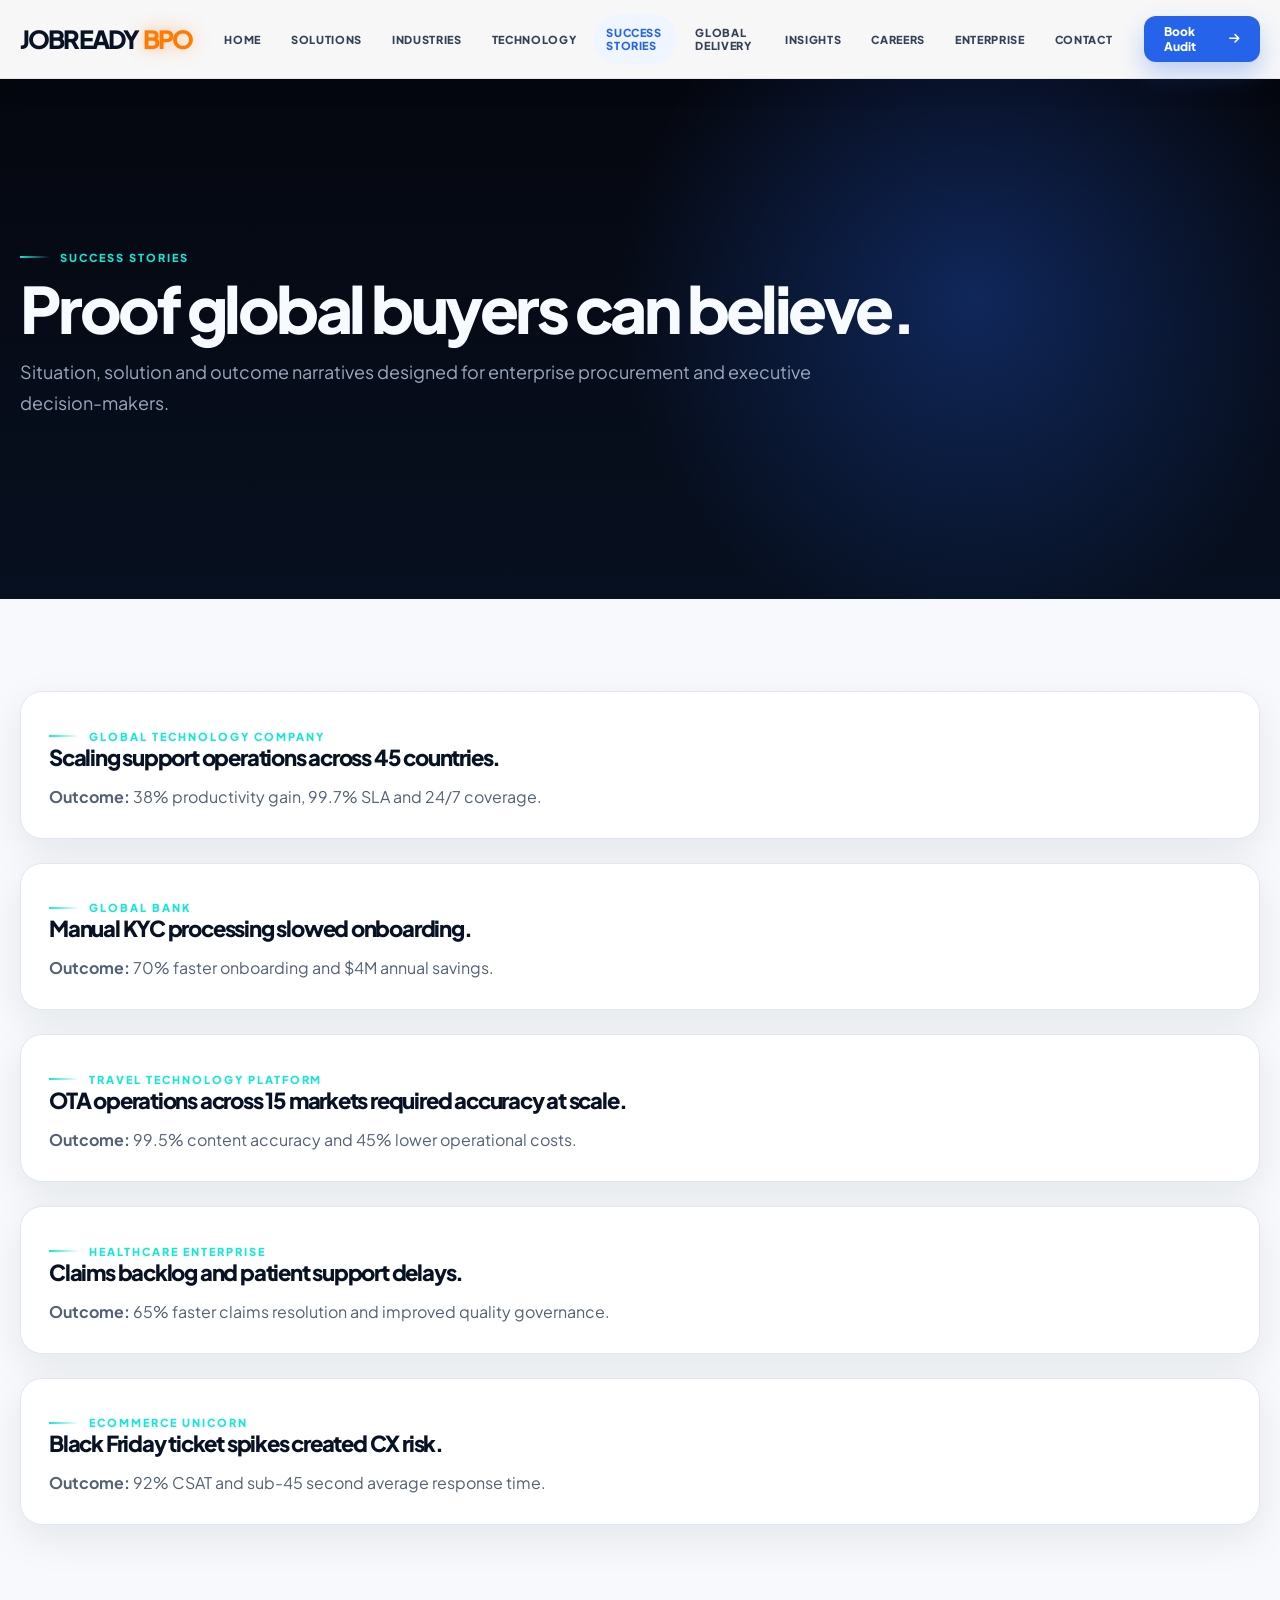
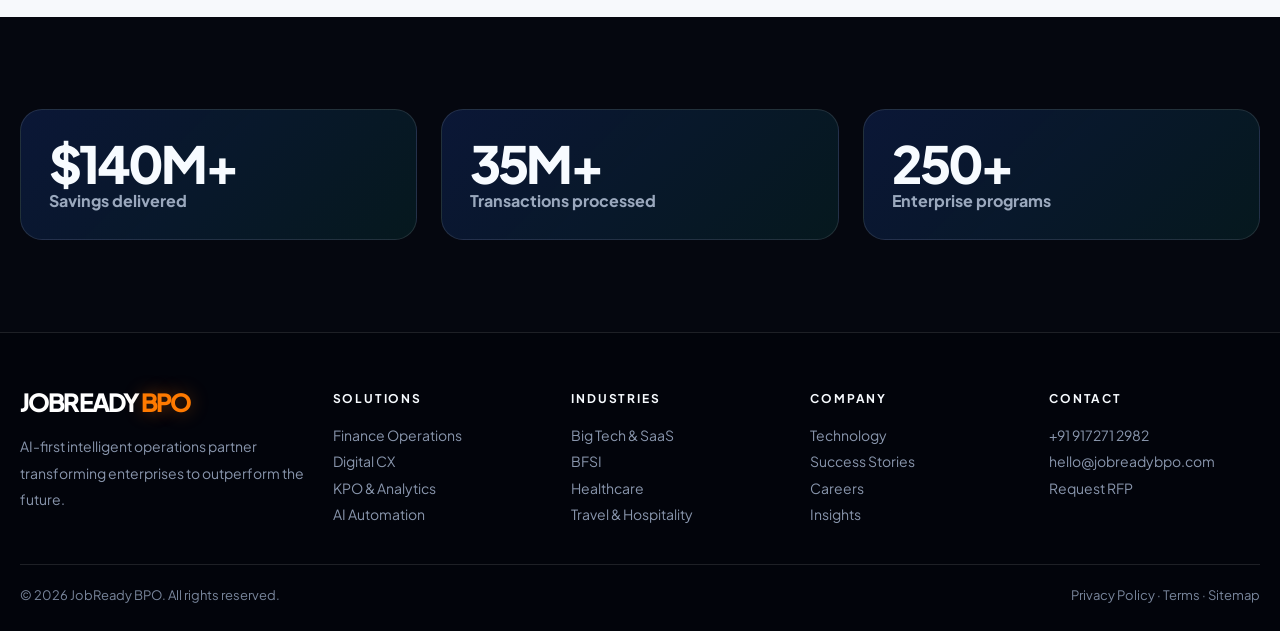
<file: success-stories.html>
<!DOCTYPE html>
<html lang="en">
<head>
<meta charset="UTF-8"><meta name="viewport" content="width=device-width, initial-scale=1.0">
<title>Success Stories | JobReady BPO</title>
<meta name="description" content="Enterprise BPO transformation case studies and success stories.">
<meta name="robots" content="index, follow, max-image-preview:large">
<link rel="canonical" href="https://jobreadybpo.com/success-stories.html">
<link rel="preconnect" href="https://fonts.googleapis.com"><link rel="preconnect" href="https://fonts.gstatic.com" crossorigin>
<style>
@import url("https://fonts.googleapis.com/css2?family=Plus+Jakarta+Sans:wght@400;500;600;700;800;900&display=swap");
:root{--bg:#05070f;--bg2:#08101f;--panel:#0d1424;--ink:#f7fbff;--muted:#9aa8bd;--line:rgba(255,255,255,.11);--blue:#2563eb;--orange:#ff6b00;--cyan:#13e7d6;--navy:#081225;--light:#f7f9fc;--shadow:0 26px 80px rgba(0,0,0,.36);--max:1240px}
*{box-sizing:border-box}html{scroll-behavior:smooth}body{margin:0;font-family:"Plus Jakarta Sans",system-ui,sans-serif;background:var(--bg);color:var(--ink);overflow-x:hidden;background-image:radial-gradient(circle at 80% 10%,rgba(37,99,235,.18),transparent 30%),radial-gradient(circle at 20% 25%,rgba(19,231,214,.09),transparent 34%)}body:before{content:"";position:fixed;inset:0;z-index:-1;pointer-events:none;background-image:linear-gradient(rgba(255,255,255,.028) 1px,transparent 1px),linear-gradient(90deg,rgba(255,255,255,.028) 1px,transparent 1px);background-size:64px 64px;mask-image:linear-gradient(to bottom,#000,transparent 85%)}img{max-width:100%;display:block}a{text-decoration:none;color:inherit}.container{width:min(var(--max),calc(100% - 40px));margin:auto}.section{padding:92px 0;position:relative}.section.light{background:var(--light);color:#081225}.eyebrow{display:inline-flex;align-items:center;gap:10px;color:var(--cyan);font-size:11px;font-weight:900;letter-spacing:.18em;text-transform:uppercase}.eyebrow:before{content:"";width:30px;height:2px;background:linear-gradient(90deg,var(--cyan),transparent)}h1,h2,h3{letter-spacing:-.055em}.hero-title{font-size:clamp(54px,8vw,116px);line-height:.86;margin:18px 0;font-weight:900}.page-title,.section-title{font-size:clamp(36px,5vw,74px);line-height:.96;margin:14px 0 16px;font-weight:900}.text-gradient{color:transparent;background:linear-gradient(90deg,#fff,var(--cyan));-webkit-background-clip:text;background-clip:text}.copy{color:var(--muted);font-size:18px;line-height:1.72;max-width:800px}.light .copy{color:#526176}.btn{display:inline-flex;align-items:center;justify-content:center;gap:10px;min-height:52px;padding:14px 22px;border-radius:12px;font-weight:900;font-size:14px;transition:.25s;border:1px solid transparent}.btn-primary{background:linear-gradient(135deg,var(--orange),#ff9a2e);color:#fff;box-shadow:0 18px 42px rgba(255,107,0,.28)}.btn-primary:hover,.btn-secondary:hover{transform:translateY(-2px)}.btn-secondary{background:rgba(255,255,255,.055);border-color:rgba(255,255,255,.16);color:#fff}.light .btn-secondary{background:#fff;color:#081225;border-color:#dbe3ef}.grid{display:grid;gap:24px}.grid-2{grid-template-columns:repeat(2,1fr)}.grid-3{grid-template-columns:repeat(3,1fr)}.grid-4{grid-template-columns:repeat(4,1fr)}
.site-header{position:sticky;top:0;z-index:100;background:rgba(255,255,255,.97);border-bottom:1px solid #e5e7eb;backdrop-filter:blur(18px);box-shadow:0 8px 28px rgba(15,23,42,.05)}.nav-wrap{min-height:78px;display:flex;align-items:center;justify-content:space-between;gap:20px}.brand{display:inline-flex;align-items:baseline;gap:2px;font-family:"Plus Jakarta Sans",system-ui,sans-serif;line-height:.9;text-transform:uppercase}.brand-main,.brand-bpo{font-size:25px;font-weight:950;letter-spacing:-.075em;line-height:.9}.brand-main{color:#081225}.brand-bpo{color:#ff7a00;text-shadow:0 0 18px rgba(255,122,0,.42);margin-left:3px}.footer .brand-main{color:#fff}.main-nav{display:flex;align-items:center;gap:6px}.main-nav a{padding:12px 12px;border-radius:999px;color:#334155;font-size:11px;font-weight:900;letter-spacing:.06em;text-transform:uppercase;transition:.22s}.main-nav a:hover,.main-nav a.active{background:#eff6ff;color:var(--blue)}.header-cta{min-height:46px;padding:0 20px;border-radius:12px;background:var(--blue);color:#fff;font-size:12px;font-weight:950;display:inline-flex;align-items:center;gap:8px;box-shadow:0 12px 25px rgba(37,99,235,.28)}.menu-btn{display:none;width:44px;height:44px;border:1px solid #dbe3ef;border-radius:12px;background:#fff;color:#081225}.mobile-nav{display:none}
.hero,.page-hero{min-height:calc(100vh - 78px);display:flex;align-items:center;position:relative;overflow:hidden;background:radial-gradient(circle at 76% 42%,rgba(37,99,235,.32),transparent 35%),linear-gradient(180deg,#05070f,#071020)}.page-hero{min-height:520px}.hero-layout{display:grid;grid-template-columns:1.02fr .98fr;gap:48px;align-items:center;padding:74px 0}.hero-copy{font-size:18px;line-height:1.72;color:#bbc7da;max-width:720px}.hero-ctas{display:flex;gap:16px;flex-wrap:wrap;margin:32px 0}.mini-grid{display:grid;grid-template-columns:repeat(4,1fr);gap:12px;margin-top:34px}.mini{border:1px solid var(--line);background:rgba(255,255,255,.045);border-radius:15px;padding:13px;display:flex;align-items:center;gap:10px;color:#dce8ff;font-size:12px;font-weight:850}.mini i{color:var(--cyan)}
.globe{min-height:540px;border-radius:36px;border:1px solid rgba(255,255,255,.13);background:radial-gradient(circle at center,rgba(19,231,214,.12),transparent 40%),linear-gradient(180deg,rgba(255,255,255,.08),rgba(255,255,255,.03));position:relative;overflow:hidden;box-shadow:var(--shadow)}.orb{position:absolute;width:430px;height:430px;left:50%;top:47%;transform:translate(-50%,-50%);border-radius:50%;border:1px solid rgba(19,231,214,.22);box-shadow:inset 0 0 90px rgba(19,231,214,.13),0 0 100px rgba(37,99,235,.2);background:radial-gradient(circle at 36% 30%,rgba(19,231,214,.38),rgba(37,99,235,.08) 36%,rgba(255,255,255,.02) 60%,transparent 62%);animation:floatOrb 8s ease-in-out infinite}.orb:before,.orb:after{content:"";position:absolute;inset:35px;border:1px solid rgba(255,255,255,.12);border-radius:50%;transform:rotate(24deg)}.orb:after{inset:82px;transform:rotate(-38deg)}.node{position:absolute;width:10px;height:10px;border-radius:50%;background:var(--orange);box-shadow:0 0 22px var(--orange);animation:pulse 2.2s infinite}.n1{left:24%;top:24%}.n2{right:20%;top:35%}.n3{left:40%;bottom:22%}.n4{right:34%;bottom:27%}.n5{left:54%;top:16%}.signal{position:absolute;min-width:172px;padding:13px 15px;border-radius:18px;background:rgba(5,7,15,.72);border:1px solid rgba(255,255,255,.14);backdrop-filter:blur(16px)}.signal strong{display:block;font-size:26px;font-weight:950;letter-spacing:-.05em}.signal span{color:var(--muted);font-size:11px;text-transform:uppercase;letter-spacing:.11em;font-weight:900}.s1{left:24px;top:34px}.s2{right:24px;top:110px}.s3{left:34px;bottom:34px}.s4{right:34px;bottom:54px}
.card{position:relative;overflow:hidden;border:1px solid var(--line);background:linear-gradient(180deg,rgba(255,255,255,.075),rgba(255,255,255,.035));border-radius:22px;padding:28px;transition:.25s}.light .card{background:#fff;border-color:#e0e7f2;box-shadow:0 14px 40px rgba(15,23,42,.08)}.card:hover{transform:translateY(-6px);border-color:rgba(19,231,214,.34);box-shadow:0 22px 70px rgba(0,0,0,.28)}.icon{width:52px;height:52px;border-radius:16px;display:grid;place-items:center;margin-bottom:22px;background:linear-gradient(135deg,var(--blue),var(--cyan));color:#fff}.card h3{margin:0 0 12px;font-size:22px;font-weight:900}.card p,.card li{margin:0;color:var(--muted);line-height:1.7}.light .card p,.light .card li{color:#526176}.card ul{padding-left:18px;margin:12px 0 0}.metric{padding:28px;border-radius:22px;border:1px solid var(--line);background:linear-gradient(135deg,rgba(37,99,235,.18),rgba(19,231,214,.08))}.metric b{display:block;font-size:clamp(32px,4vw,58px);line-height:1;font-weight:900;letter-spacing:-.06em}.metric span{color:var(--muted);font-weight:750}.scroll-words{min-height:56vh;display:grid;place-items:center;text-align:center;background:radial-gradient(circle at 50% 50%,rgba(19,231,214,.13),transparent 36%),var(--bg)}.rotating-copy{font-size:clamp(34px,7vw,96px);line-height:.95;letter-spacing:-.07em;font-weight:950;margin:18px 0}.rotating-copy .word{color:var(--orange)}.rotating-copy .word:before{content:"Outsmart";animation:swapWord 8s infinite}
.carousel-section{background:linear-gradient(180deg,#070b16,#081225);padding:72px 0;overflow:hidden}.carousel-head{display:flex;justify-content:space-between;align-items:end;gap:20px;margin-bottom:28px}.carousel-title{font-size:clamp(28px,4vw,52px);font-weight:500;letter-spacing:-.045em;margin:0}.carousel-track{display:flex;gap:22px;overflow-x:auto;scroll-snap-type:x mandatory;padding:8px 0 26px;scrollbar-width:thin;scrollbar-color:var(--orange) rgba(255,255,255,.14)}.carousel-track::-webkit-scrollbar{height:5px}.carousel-track::-webkit-scrollbar-thumb{background:var(--orange);border-radius:10px}.story-card{flex:0 0 280px;height:340px;scroll-snap-align:start;border-radius:10px;overflow:hidden;position:relative;background:#111827;border:1px solid rgba(255,255,255,.08);transition:.28s}.story-card.large{flex-basis:470px}.story-card:hover{transform:translateY(-7px);box-shadow:0 24px 70px rgba(0,0,0,.35)}.story-card img{width:100%;height:100%;object-fit:cover;transition:.6s}.story-card:hover img{transform:scale(1.06)}.story-card:after{content:"";position:absolute;inset:0;background:linear-gradient(180deg,transparent 22%,rgba(0,0,0,.35) 52%,rgba(0,0,0,.9))}.story-card-content{position:absolute;left:22px;right:22px;bottom:22px;z-index:2}.story-card h3{margin:0 0 12px;color:#fff;font-size:20px;line-height:1.25;letter-spacing:-.025em}.story-card a{color:var(--orange);font-size:13px;font-weight:900}.carousel-btn{width:42px;height:42px;border-radius:50%;border:1px solid rgba(255,255,255,.18);background:rgba(255,255,255,.08);color:#fff;cursor:pointer}.progress{height:3px;width:min(520px,70%);background:rgba(255,255,255,.16);border-radius:10px;overflow:hidden}.progress i{display:block;width:32%;height:100%;background:var(--orange);animation:progress 6s ease-in-out infinite alternate}.stats-mosaic{display:grid;grid-template-columns:1.1fr repeat(4,1fr);grid-auto-rows:150px;gap:0;border-top:1px solid var(--line);border-bottom:1px solid var(--line);overflow:hidden}.stats-intro{grid-row:span 3;padding:44px;display:flex;flex-direction:column;justify-content:center;background:linear-gradient(135deg,#100715,#081225)}.stats-intro h2{font-size:clamp(34px,4vw,56px);line-height:1.12;font-weight:500;margin:0 0 28px}.stat-tile{display:grid;place-items:center;text-align:center;border-left:1px solid var(--line);border-bottom:1px solid var(--line);background:rgba(255,255,255,.025);padding:18px}.stat-tile img{width:100%;height:100%;object-fit:cover}.stat-tile b{display:block;color:#b8c1d2;font-size:42px;font-weight:500;letter-spacing:-.05em}.stat-tile span{color:#b8c1d2;font-size:15px;line-height:1.35}.ticker{overflow:hidden;border-block:1px solid var(--line);background:rgba(255,255,255,.025)}.ticker-track{display:flex;width:max-content;animation:ticker 28s linear infinite}.ticker-item{padding:16px 30px;color:#cdd8eb;font-size:13px;font-weight:900;text-transform:uppercase;letter-spacing:.12em}.ticker-item:before{content:"✦";color:var(--orange);margin-right:18px}.map{min-height:420px;border-radius:28px;background:radial-gradient(circle at 50% 50%,rgba(19,231,214,.2),transparent 42%),linear-gradient(135deg,#0d1424,#05070f);border:1px solid var(--line);position:relative;overflow:hidden}.map:before{content:"";position:absolute;inset:40px;border:1px dashed rgba(255,255,255,.12);border-radius:50%}.pin{position:absolute;width:12px;height:12px;border-radius:50%;background:var(--orange);box-shadow:0 0 24px var(--orange)}.pin:after{content:attr(data-city);position:absolute;left:16px;top:-10px;color:#fff;font-size:12px;font-weight:900;white-space:nowrap}.p1{left:58%;top:52%}.p2{left:50%;top:38%}.p3{left:32%;top:34%}.p4{left:22%;top:45%}.p5{right:22%;top:38%}.form{background:#fff;color:#081225;border-radius:28px;padding:32px;box-shadow:var(--shadow)}.form-grid{display:grid;grid-template-columns:repeat(2,1fr);gap:14px}.field.full{grid-column:1/-1}label{font-size:12px;font-weight:900;letter-spacing:.08em;text-transform:uppercase;color:#243148}input,select,textarea{width:100%;border:1px solid #dfe7f2;border-radius:14px;padding:14px 15px;background:#f8fafc;color:#081225;outline:none}textarea{min-height:120px;resize:vertical}.footer{background:#02040b;border-top:1px solid var(--line);padding:58px 0 28px}.footer-grid{display:grid;grid-template-columns:1.35fr repeat(4,1fr);gap:28px}.footer h4{margin:0 0 16px;font-size:12px;text-transform:uppercase;letter-spacing:.15em}.footer p,.footer a{display:block;color:#8996ad;font-size:14px;line-height:1.9}.copyright{display:flex;justify-content:space-between;gap:20px;flex-wrap:wrap;margin-top:36px;padding-top:22px;border-top:1px solid var(--line);color:#79869c;font-size:13px}.reveal{opacity:0;transform:translateY(22px);animation:reveal .75s ease forwards}.d1{animation-delay:.12s}.d2{animation-delay:.22s}.d3{animation-delay:.32s}@keyframes reveal{to{opacity:1;transform:translateY(0)}}@keyframes ticker{to{transform:translateX(-50%)}}@keyframes pulse{50%{transform:scale(1.6);opacity:.45}}@keyframes floatOrb{50%{transform:translate(-50%,-53%)}}@keyframes progress{to{width:64%}}@keyframes swapWord{0%,25%{content:"Outsmart"}28%,50%{content:"Scale"}53%,75%{content:"Automate"}78%,100%{content:"Lead"}}
@media(max-width:1120px){.main-nav,.header-cta{display:none}.menu-btn{display:block}.mobile-nav.open{display:grid}.hero-layout{grid-template-columns:1fr}.grid-3,.grid-4,.footer-grid{grid-template-columns:repeat(2,1fr)}.mini-grid{grid-template-columns:repeat(2,1fr)}.stats-mosaic{grid-template-columns:repeat(2,1fr)}.stats-intro{grid-column:1/-1;grid-row:auto}}@media(max-width:680px){.container{width:min(100% - 28px,var(--max))}.section{padding:68px 0}.hero{min-height:auto}.hero-layout{padding:52px 0}.hero-title{font-size:50px}.copy,.hero-copy{font-size:16px}.hero-ctas{flex-direction:column}.btn{width:100%}.grid-2,.grid-3,.grid-4,.footer-grid,.mini-grid,.form-grid{grid-template-columns:1fr}.globe{min-height:420px;border-radius:24px}.orb{width:310px;height:310px}.story-card,.story-card.large{flex-basis:250px;height:320px}.stats-mosaic{grid-template-columns:1fr}.brand-main,.brand-bpo{font-size:21px}.section-title,.page-title{font-size:40px}}

/* Critical fallback */
.mobile-nav{display:none!important}
.mobile-nav.open{display:grid!important;grid-template-columns:1fr;gap:8px;padding:0 0 16px}
@media(min-width:1121px){.mobile-nav{display:none!important}}

</style>
<link rel="stylesheet" href="https://cdnjs.cloudflare.com/ajax/libs/font-awesome/6.5.0/css/all.min.css" />
<script type="application/ld+json">{"@context":"https://schema.org","@type":"Organization","name":"JobReady BPO","url":"https://jobreadybpo.com","email":"hello@jobreadybpo.com","telephone":"+91 9172712982"}</script>
</head>
<body>
<header class="site-header">
  <div class="container nav-wrap">
    <a class="brand" href="index.html" aria-label="JobReady BPO Home"><span class="brand-main">JOBREADY</span><span class="brand-bpo">BPO</span></a>
    <nav class="main-nav" aria-label="Primary navigation"><a class="" href="index.html">Home</a>
<a class="" href="solutions.html">Solutions</a>
<a class="" href="industries.html">Industries</a>
<a class="" href="technology.html">Technology</a>
<a class="active" href="success-stories.html">Success Stories</a>
<a class="" href="global-delivery.html">Global Delivery</a>
<a class="" href="insights.html">Insights</a>
<a class="" href="careers.html">Careers</a>
<a class="" href="enterprise.html">Enterprise</a>
<a class="" href="contact.html">Contact</a></nav>
    <a class="header-cta" href="contact.html">Book Audit <i class="fa-solid fa-arrow-right"></i></a>
    <button class="menu-btn" onclick="document.querySelector('.mobile-nav').classList.toggle('open')" aria-label="Menu"><i class="fa-solid fa-bars"></i></button>
  </div>
  <nav class="mobile-nav container"><a class="" href="index.html">Home</a>
<a class="" href="solutions.html">Solutions</a>
<a class="" href="industries.html">Industries</a>
<a class="" href="technology.html">Technology</a>
<a class="active" href="success-stories.html">Success Stories</a>
<a class="" href="global-delivery.html">Global Delivery</a>
<a class="" href="insights.html">Insights</a>
<a class="" href="careers.html">Careers</a>
<a class="" href="enterprise.html">Enterprise</a>
<a class="" href="contact.html">Contact</a></nav>
</header>
<main><section class="page-hero"><div class="container"><span class="eyebrow">Success Stories</span><h1 class="page-title">Proof global buyers can believe.</h1><p class="copy">Situation, solution and outcome narratives designed for enterprise procurement and executive decision-makers.</p></div></section><section class="section light"><div class="container"><div class="grid"><article class="card"><span class="eyebrow">Global Technology Company</span><h3>Scaling support operations across 45 countries.</h3><p><strong>Outcome:</strong> 38% productivity gain, 99.7% SLA and 24/7 coverage.</p></article><article class="card"><span class="eyebrow">Global Bank</span><h3>Manual KYC processing slowed onboarding.</h3><p><strong>Outcome:</strong> 70% faster onboarding and $4M annual savings.</p></article><article class="card"><span class="eyebrow">Travel Technology Platform</span><h3>OTA operations across 15 markets required accuracy at scale.</h3><p><strong>Outcome:</strong> 99.5% content accuracy and 45% lower operational costs.</p></article><article class="card"><span class="eyebrow">Healthcare Enterprise</span><h3>Claims backlog and patient support delays.</h3><p><strong>Outcome:</strong> 65% faster claims resolution and improved quality governance.</p></article><article class="card"><span class="eyebrow">Ecommerce Unicorn</span><h3>Black Friday ticket spikes created CX risk.</h3><p><strong>Outcome:</strong> 92% CSAT and sub-45 second average response time.</p></article></div></div></section><section class="section"><div class="container"><div class="grid grid-3"><div class="metric"><b>$140M+</b><span>Savings delivered</span></div><div class="metric"><b>35M+</b><span>Transactions processed</span></div><div class="metric"><b>250+</b><span>Enterprise programs</span></div></div></div></section></main>
<footer class="footer">
  <div class="container footer-grid">
    <div><a class="brand" href="index.html"><span class="brand-main">JOBREADY</span><span class="brand-bpo">BPO</span></a><p>AI-first intelligent operations partner transforming enterprises to outperform the future.</p></div>
    <div><h4>Solutions</h4><a href="solutions.html">Finance Operations</a><a href="solutions.html">Digital CX</a><a href="solutions.html">KPO & Analytics</a><a href="solutions.html">AI Automation</a></div>
    <div><h4>Industries</h4><a href="industries.html">Big Tech & SaaS</a><a href="industries.html">BFSI</a><a href="industries.html">Healthcare</a><a href="industries.html">Travel & Hospitality</a></div>
    <div><h4>Company</h4><a href="technology.html">Technology</a><a href="success-stories.html">Success Stories</a><a href="careers.html">Careers</a><a href="insights.html">Insights</a></div>
    <div><h4>Contact</h4><a href="tel:+919172712982">+91 917271 2982</a><a href="mailto:hello@jobreadybpo.com">hello@jobreadybpo.com</a><a href="contact.html">Request RFP</a></div>
  </div>
  <div class="container copyright"><span>© 2026 JobReady BPO. All rights reserved.</span><span>Privacy Policy · Terms · Sitemap</span></div>
</footer>
<script src="script.js"></script>
</body>
</html>
</file>
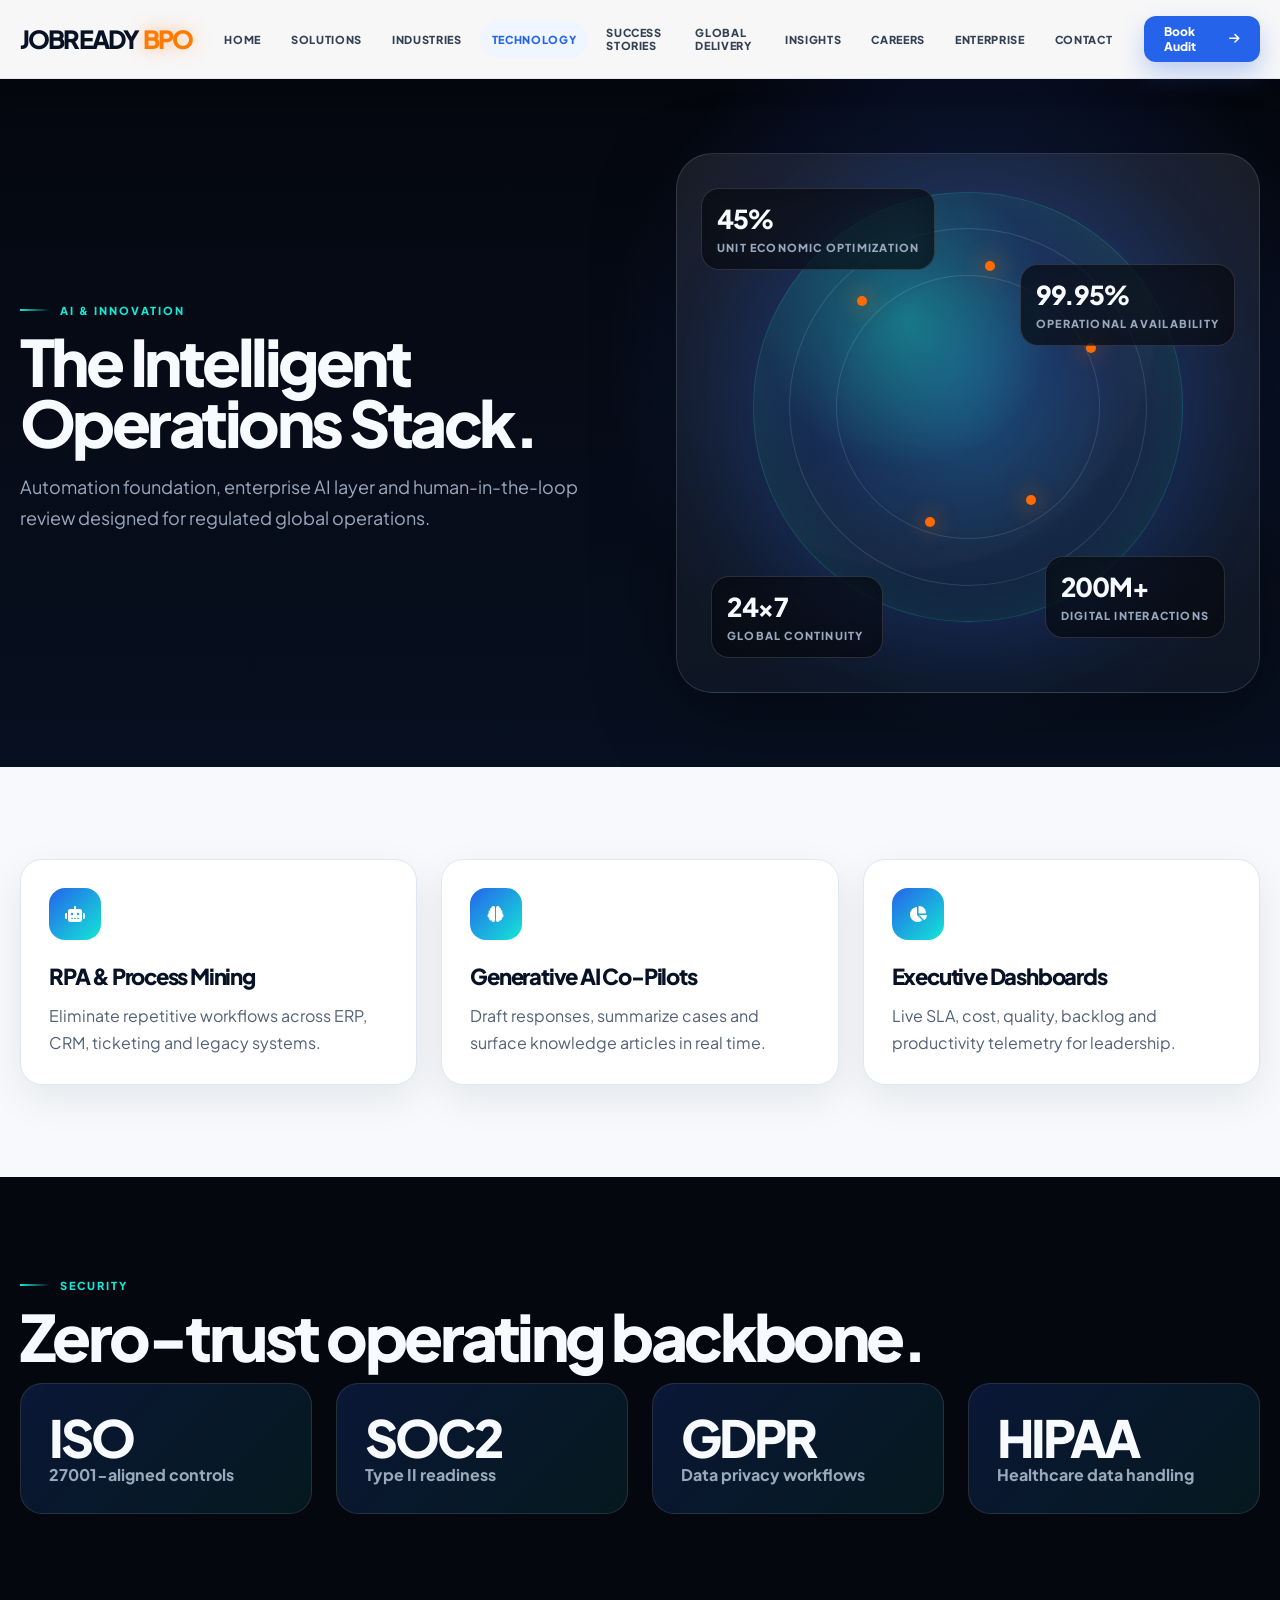
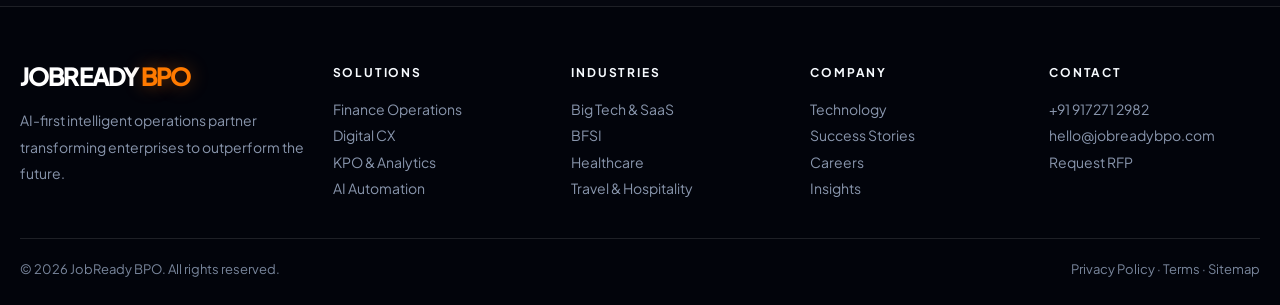
<file: technology.html>
<!DOCTYPE html>
<html lang="en">
<head>
<meta charset="UTF-8"><meta name="viewport" content="width=device-width, initial-scale=1.0">
<title>Technology | JobReady BPO</title>
<meta name="description" content="AI, RPA, analytics and security stack for intelligent operations.">
<meta name="robots" content="index, follow, max-image-preview:large">
<link rel="canonical" href="https://jobreadybpo.com/technology.html">
<link rel="preconnect" href="https://fonts.googleapis.com"><link rel="preconnect" href="https://fonts.gstatic.com" crossorigin>
<style>
@import url("https://fonts.googleapis.com/css2?family=Plus+Jakarta+Sans:wght@400;500;600;700;800;900&display=swap");
:root{--bg:#05070f;--bg2:#08101f;--panel:#0d1424;--ink:#f7fbff;--muted:#9aa8bd;--line:rgba(255,255,255,.11);--blue:#2563eb;--orange:#ff6b00;--cyan:#13e7d6;--navy:#081225;--light:#f7f9fc;--shadow:0 26px 80px rgba(0,0,0,.36);--max:1240px}
*{box-sizing:border-box}html{scroll-behavior:smooth}body{margin:0;font-family:"Plus Jakarta Sans",system-ui,sans-serif;background:var(--bg);color:var(--ink);overflow-x:hidden;background-image:radial-gradient(circle at 80% 10%,rgba(37,99,235,.18),transparent 30%),radial-gradient(circle at 20% 25%,rgba(19,231,214,.09),transparent 34%)}body:before{content:"";position:fixed;inset:0;z-index:-1;pointer-events:none;background-image:linear-gradient(rgba(255,255,255,.028) 1px,transparent 1px),linear-gradient(90deg,rgba(255,255,255,.028) 1px,transparent 1px);background-size:64px 64px;mask-image:linear-gradient(to bottom,#000,transparent 85%)}img{max-width:100%;display:block}a{text-decoration:none;color:inherit}.container{width:min(var(--max),calc(100% - 40px));margin:auto}.section{padding:92px 0;position:relative}.section.light{background:var(--light);color:#081225}.eyebrow{display:inline-flex;align-items:center;gap:10px;color:var(--cyan);font-size:11px;font-weight:900;letter-spacing:.18em;text-transform:uppercase}.eyebrow:before{content:"";width:30px;height:2px;background:linear-gradient(90deg,var(--cyan),transparent)}h1,h2,h3{letter-spacing:-.055em}.hero-title{font-size:clamp(54px,8vw,116px);line-height:.86;margin:18px 0;font-weight:900}.page-title,.section-title{font-size:clamp(36px,5vw,74px);line-height:.96;margin:14px 0 16px;font-weight:900}.text-gradient{color:transparent;background:linear-gradient(90deg,#fff,var(--cyan));-webkit-background-clip:text;background-clip:text}.copy{color:var(--muted);font-size:18px;line-height:1.72;max-width:800px}.light .copy{color:#526176}.btn{display:inline-flex;align-items:center;justify-content:center;gap:10px;min-height:52px;padding:14px 22px;border-radius:12px;font-weight:900;font-size:14px;transition:.25s;border:1px solid transparent}.btn-primary{background:linear-gradient(135deg,var(--orange),#ff9a2e);color:#fff;box-shadow:0 18px 42px rgba(255,107,0,.28)}.btn-primary:hover,.btn-secondary:hover{transform:translateY(-2px)}.btn-secondary{background:rgba(255,255,255,.055);border-color:rgba(255,255,255,.16);color:#fff}.light .btn-secondary{background:#fff;color:#081225;border-color:#dbe3ef}.grid{display:grid;gap:24px}.grid-2{grid-template-columns:repeat(2,1fr)}.grid-3{grid-template-columns:repeat(3,1fr)}.grid-4{grid-template-columns:repeat(4,1fr)}
.site-header{position:sticky;top:0;z-index:100;background:rgba(255,255,255,.97);border-bottom:1px solid #e5e7eb;backdrop-filter:blur(18px);box-shadow:0 8px 28px rgba(15,23,42,.05)}.nav-wrap{min-height:78px;display:flex;align-items:center;justify-content:space-between;gap:20px}.brand{display:inline-flex;align-items:baseline;gap:2px;font-family:"Plus Jakarta Sans",system-ui,sans-serif;line-height:.9;text-transform:uppercase}.brand-main,.brand-bpo{font-size:25px;font-weight:950;letter-spacing:-.075em;line-height:.9}.brand-main{color:#081225}.brand-bpo{color:#ff7a00;text-shadow:0 0 18px rgba(255,122,0,.42);margin-left:3px}.footer .brand-main{color:#fff}.main-nav{display:flex;align-items:center;gap:6px}.main-nav a{padding:12px 12px;border-radius:999px;color:#334155;font-size:11px;font-weight:900;letter-spacing:.06em;text-transform:uppercase;transition:.22s}.main-nav a:hover,.main-nav a.active{background:#eff6ff;color:var(--blue)}.header-cta{min-height:46px;padding:0 20px;border-radius:12px;background:var(--blue);color:#fff;font-size:12px;font-weight:950;display:inline-flex;align-items:center;gap:8px;box-shadow:0 12px 25px rgba(37,99,235,.28)}.menu-btn{display:none;width:44px;height:44px;border:1px solid #dbe3ef;border-radius:12px;background:#fff;color:#081225}.mobile-nav{display:none}
.hero,.page-hero{min-height:calc(100vh - 78px);display:flex;align-items:center;position:relative;overflow:hidden;background:radial-gradient(circle at 76% 42%,rgba(37,99,235,.32),transparent 35%),linear-gradient(180deg,#05070f,#071020)}.page-hero{min-height:520px}.hero-layout{display:grid;grid-template-columns:1.02fr .98fr;gap:48px;align-items:center;padding:74px 0}.hero-copy{font-size:18px;line-height:1.72;color:#bbc7da;max-width:720px}.hero-ctas{display:flex;gap:16px;flex-wrap:wrap;margin:32px 0}.mini-grid{display:grid;grid-template-columns:repeat(4,1fr);gap:12px;margin-top:34px}.mini{border:1px solid var(--line);background:rgba(255,255,255,.045);border-radius:15px;padding:13px;display:flex;align-items:center;gap:10px;color:#dce8ff;font-size:12px;font-weight:850}.mini i{color:var(--cyan)}
.globe{min-height:540px;border-radius:36px;border:1px solid rgba(255,255,255,.13);background:radial-gradient(circle at center,rgba(19,231,214,.12),transparent 40%),linear-gradient(180deg,rgba(255,255,255,.08),rgba(255,255,255,.03));position:relative;overflow:hidden;box-shadow:var(--shadow)}.orb{position:absolute;width:430px;height:430px;left:50%;top:47%;transform:translate(-50%,-50%);border-radius:50%;border:1px solid rgba(19,231,214,.22);box-shadow:inset 0 0 90px rgba(19,231,214,.13),0 0 100px rgba(37,99,235,.2);background:radial-gradient(circle at 36% 30%,rgba(19,231,214,.38),rgba(37,99,235,.08) 36%,rgba(255,255,255,.02) 60%,transparent 62%);animation:floatOrb 8s ease-in-out infinite}.orb:before,.orb:after{content:"";position:absolute;inset:35px;border:1px solid rgba(255,255,255,.12);border-radius:50%;transform:rotate(24deg)}.orb:after{inset:82px;transform:rotate(-38deg)}.node{position:absolute;width:10px;height:10px;border-radius:50%;background:var(--orange);box-shadow:0 0 22px var(--orange);animation:pulse 2.2s infinite}.n1{left:24%;top:24%}.n2{right:20%;top:35%}.n3{left:40%;bottom:22%}.n4{right:34%;bottom:27%}.n5{left:54%;top:16%}.signal{position:absolute;min-width:172px;padding:13px 15px;border-radius:18px;background:rgba(5,7,15,.72);border:1px solid rgba(255,255,255,.14);backdrop-filter:blur(16px)}.signal strong{display:block;font-size:26px;font-weight:950;letter-spacing:-.05em}.signal span{color:var(--muted);font-size:11px;text-transform:uppercase;letter-spacing:.11em;font-weight:900}.s1{left:24px;top:34px}.s2{right:24px;top:110px}.s3{left:34px;bottom:34px}.s4{right:34px;bottom:54px}
.card{position:relative;overflow:hidden;border:1px solid var(--line);background:linear-gradient(180deg,rgba(255,255,255,.075),rgba(255,255,255,.035));border-radius:22px;padding:28px;transition:.25s}.light .card{background:#fff;border-color:#e0e7f2;box-shadow:0 14px 40px rgba(15,23,42,.08)}.card:hover{transform:translateY(-6px);border-color:rgba(19,231,214,.34);box-shadow:0 22px 70px rgba(0,0,0,.28)}.icon{width:52px;height:52px;border-radius:16px;display:grid;place-items:center;margin-bottom:22px;background:linear-gradient(135deg,var(--blue),var(--cyan));color:#fff}.card h3{margin:0 0 12px;font-size:22px;font-weight:900}.card p,.card li{margin:0;color:var(--muted);line-height:1.7}.light .card p,.light .card li{color:#526176}.card ul{padding-left:18px;margin:12px 0 0}.metric{padding:28px;border-radius:22px;border:1px solid var(--line);background:linear-gradient(135deg,rgba(37,99,235,.18),rgba(19,231,214,.08))}.metric b{display:block;font-size:clamp(32px,4vw,58px);line-height:1;font-weight:900;letter-spacing:-.06em}.metric span{color:var(--muted);font-weight:750}.scroll-words{min-height:56vh;display:grid;place-items:center;text-align:center;background:radial-gradient(circle at 50% 50%,rgba(19,231,214,.13),transparent 36%),var(--bg)}.rotating-copy{font-size:clamp(34px,7vw,96px);line-height:.95;letter-spacing:-.07em;font-weight:950;margin:18px 0}.rotating-copy .word{color:var(--orange)}.rotating-copy .word:before{content:"Outsmart";animation:swapWord 8s infinite}
.carousel-section{background:linear-gradient(180deg,#070b16,#081225);padding:72px 0;overflow:hidden}.carousel-head{display:flex;justify-content:space-between;align-items:end;gap:20px;margin-bottom:28px}.carousel-title{font-size:clamp(28px,4vw,52px);font-weight:500;letter-spacing:-.045em;margin:0}.carousel-track{display:flex;gap:22px;overflow-x:auto;scroll-snap-type:x mandatory;padding:8px 0 26px;scrollbar-width:thin;scrollbar-color:var(--orange) rgba(255,255,255,.14)}.carousel-track::-webkit-scrollbar{height:5px}.carousel-track::-webkit-scrollbar-thumb{background:var(--orange);border-radius:10px}.story-card{flex:0 0 280px;height:340px;scroll-snap-align:start;border-radius:10px;overflow:hidden;position:relative;background:#111827;border:1px solid rgba(255,255,255,.08);transition:.28s}.story-card.large{flex-basis:470px}.story-card:hover{transform:translateY(-7px);box-shadow:0 24px 70px rgba(0,0,0,.35)}.story-card img{width:100%;height:100%;object-fit:cover;transition:.6s}.story-card:hover img{transform:scale(1.06)}.story-card:after{content:"";position:absolute;inset:0;background:linear-gradient(180deg,transparent 22%,rgba(0,0,0,.35) 52%,rgba(0,0,0,.9))}.story-card-content{position:absolute;left:22px;right:22px;bottom:22px;z-index:2}.story-card h3{margin:0 0 12px;color:#fff;font-size:20px;line-height:1.25;letter-spacing:-.025em}.story-card a{color:var(--orange);font-size:13px;font-weight:900}.carousel-btn{width:42px;height:42px;border-radius:50%;border:1px solid rgba(255,255,255,.18);background:rgba(255,255,255,.08);color:#fff;cursor:pointer}.progress{height:3px;width:min(520px,70%);background:rgba(255,255,255,.16);border-radius:10px;overflow:hidden}.progress i{display:block;width:32%;height:100%;background:var(--orange);animation:progress 6s ease-in-out infinite alternate}.stats-mosaic{display:grid;grid-template-columns:1.1fr repeat(4,1fr);grid-auto-rows:150px;gap:0;border-top:1px solid var(--line);border-bottom:1px solid var(--line);overflow:hidden}.stats-intro{grid-row:span 3;padding:44px;display:flex;flex-direction:column;justify-content:center;background:linear-gradient(135deg,#100715,#081225)}.stats-intro h2{font-size:clamp(34px,4vw,56px);line-height:1.12;font-weight:500;margin:0 0 28px}.stat-tile{display:grid;place-items:center;text-align:center;border-left:1px solid var(--line);border-bottom:1px solid var(--line);background:rgba(255,255,255,.025);padding:18px}.stat-tile img{width:100%;height:100%;object-fit:cover}.stat-tile b{display:block;color:#b8c1d2;font-size:42px;font-weight:500;letter-spacing:-.05em}.stat-tile span{color:#b8c1d2;font-size:15px;line-height:1.35}.ticker{overflow:hidden;border-block:1px solid var(--line);background:rgba(255,255,255,.025)}.ticker-track{display:flex;width:max-content;animation:ticker 28s linear infinite}.ticker-item{padding:16px 30px;color:#cdd8eb;font-size:13px;font-weight:900;text-transform:uppercase;letter-spacing:.12em}.ticker-item:before{content:"✦";color:var(--orange);margin-right:18px}.map{min-height:420px;border-radius:28px;background:radial-gradient(circle at 50% 50%,rgba(19,231,214,.2),transparent 42%),linear-gradient(135deg,#0d1424,#05070f);border:1px solid var(--line);position:relative;overflow:hidden}.map:before{content:"";position:absolute;inset:40px;border:1px dashed rgba(255,255,255,.12);border-radius:50%}.pin{position:absolute;width:12px;height:12px;border-radius:50%;background:var(--orange);box-shadow:0 0 24px var(--orange)}.pin:after{content:attr(data-city);position:absolute;left:16px;top:-10px;color:#fff;font-size:12px;font-weight:900;white-space:nowrap}.p1{left:58%;top:52%}.p2{left:50%;top:38%}.p3{left:32%;top:34%}.p4{left:22%;top:45%}.p5{right:22%;top:38%}.form{background:#fff;color:#081225;border-radius:28px;padding:32px;box-shadow:var(--shadow)}.form-grid{display:grid;grid-template-columns:repeat(2,1fr);gap:14px}.field.full{grid-column:1/-1}label{font-size:12px;font-weight:900;letter-spacing:.08em;text-transform:uppercase;color:#243148}input,select,textarea{width:100%;border:1px solid #dfe7f2;border-radius:14px;padding:14px 15px;background:#f8fafc;color:#081225;outline:none}textarea{min-height:120px;resize:vertical}.footer{background:#02040b;border-top:1px solid var(--line);padding:58px 0 28px}.footer-grid{display:grid;grid-template-columns:1.35fr repeat(4,1fr);gap:28px}.footer h4{margin:0 0 16px;font-size:12px;text-transform:uppercase;letter-spacing:.15em}.footer p,.footer a{display:block;color:#8996ad;font-size:14px;line-height:1.9}.copyright{display:flex;justify-content:space-between;gap:20px;flex-wrap:wrap;margin-top:36px;padding-top:22px;border-top:1px solid var(--line);color:#79869c;font-size:13px}.reveal{opacity:0;transform:translateY(22px);animation:reveal .75s ease forwards}.d1{animation-delay:.12s}.d2{animation-delay:.22s}.d3{animation-delay:.32s}@keyframes reveal{to{opacity:1;transform:translateY(0)}}@keyframes ticker{to{transform:translateX(-50%)}}@keyframes pulse{50%{transform:scale(1.6);opacity:.45}}@keyframes floatOrb{50%{transform:translate(-50%,-53%)}}@keyframes progress{to{width:64%}}@keyframes swapWord{0%,25%{content:"Outsmart"}28%,50%{content:"Scale"}53%,75%{content:"Automate"}78%,100%{content:"Lead"}}
@media(max-width:1120px){.main-nav,.header-cta{display:none}.menu-btn{display:block}.mobile-nav.open{display:grid}.hero-layout{grid-template-columns:1fr}.grid-3,.grid-4,.footer-grid{grid-template-columns:repeat(2,1fr)}.mini-grid{grid-template-columns:repeat(2,1fr)}.stats-mosaic{grid-template-columns:repeat(2,1fr)}.stats-intro{grid-column:1/-1;grid-row:auto}}@media(max-width:680px){.container{width:min(100% - 28px,var(--max))}.section{padding:68px 0}.hero{min-height:auto}.hero-layout{padding:52px 0}.hero-title{font-size:50px}.copy,.hero-copy{font-size:16px}.hero-ctas{flex-direction:column}.btn{width:100%}.grid-2,.grid-3,.grid-4,.footer-grid,.mini-grid,.form-grid{grid-template-columns:1fr}.globe{min-height:420px;border-radius:24px}.orb{width:310px;height:310px}.story-card,.story-card.large{flex-basis:250px;height:320px}.stats-mosaic{grid-template-columns:1fr}.brand-main,.brand-bpo{font-size:21px}.section-title,.page-title{font-size:40px}}

/* Critical fallback */
.mobile-nav{display:none!important}
.mobile-nav.open{display:grid!important;grid-template-columns:1fr;gap:8px;padding:0 0 16px}
@media(min-width:1121px){.mobile-nav{display:none!important}}

</style>
<link rel="stylesheet" href="https://cdnjs.cloudflare.com/ajax/libs/font-awesome/6.5.0/css/all.min.css" />
<script type="application/ld+json">{"@context":"https://schema.org","@type":"Organization","name":"JobReady BPO","url":"https://jobreadybpo.com","email":"hello@jobreadybpo.com","telephone":"+91 9172712982"}</script>
</head>
<body>
<header class="site-header">
  <div class="container nav-wrap">
    <a class="brand" href="index.html" aria-label="JobReady BPO Home"><span class="brand-main">JOBREADY</span><span class="brand-bpo">BPO</span></a>
    <nav class="main-nav" aria-label="Primary navigation"><a class="" href="index.html">Home</a>
<a class="" href="solutions.html">Solutions</a>
<a class="" href="industries.html">Industries</a>
<a class="active" href="technology.html">Technology</a>
<a class="" href="success-stories.html">Success Stories</a>
<a class="" href="global-delivery.html">Global Delivery</a>
<a class="" href="insights.html">Insights</a>
<a class="" href="careers.html">Careers</a>
<a class="" href="enterprise.html">Enterprise</a>
<a class="" href="contact.html">Contact</a></nav>
    <a class="header-cta" href="contact.html">Book Audit <i class="fa-solid fa-arrow-right"></i></a>
    <button class="menu-btn" onclick="document.querySelector('.mobile-nav').classList.toggle('open')" aria-label="Menu"><i class="fa-solid fa-bars"></i></button>
  </div>
  <nav class="mobile-nav container"><a class="" href="index.html">Home</a>
<a class="" href="solutions.html">Solutions</a>
<a class="" href="industries.html">Industries</a>
<a class="active" href="technology.html">Technology</a>
<a class="" href="success-stories.html">Success Stories</a>
<a class="" href="global-delivery.html">Global Delivery</a>
<a class="" href="insights.html">Insights</a>
<a class="" href="careers.html">Careers</a>
<a class="" href="enterprise.html">Enterprise</a>
<a class="" href="contact.html">Contact</a></nav>
</header>
<main><section class="page-hero"><div class="container hero-layout"><div><span class="eyebrow">AI & Innovation</span><h1 class="page-title">The Intelligent Operations Stack.</h1><p class="copy">Automation foundation, enterprise AI layer and human-in-the-loop review designed for regulated global operations.</p></div><aside class="globe reveal d2">
  <div class="orb"><span class="node n1"></span><span class="node n2"></span><span class="node n3"></span><span class="node n4"></span><span class="node n5"></span></div>
  <div class="signal s1"><strong>45%</strong><span>Unit Economic Optimization</span></div>
  <div class="signal s2"><strong>99.95%</strong><span>Operational Availability</span></div>
  <div class="signal s3"><strong>24×7</strong><span>Global Continuity</span></div>
  <div class="signal s4"><strong>200M+</strong><span>Digital Interactions</span></div>
</aside></div></section>
<section class="section light"><div class="container"><div class="grid grid-3">
<article class="card"><div class="icon"><i class="fa-solid fa-robot"></i></div><h3>RPA & Process Mining</h3><p>Eliminate repetitive workflows across ERP, CRM, ticketing and legacy systems.</p></article>
<article class="card"><div class="icon"><i class="fa-solid fa-brain"></i></div><h3>Generative AI Co-Pilots</h3><p>Draft responses, summarize cases and surface knowledge articles in real time.</p></article>
<article class="card"><div class="icon"><i class="fa-solid fa-chart-pie"></i></div><h3>Executive Dashboards</h3><p>Live SLA, cost, quality, backlog and productivity telemetry for leadership.</p></article>
</div></div></section>
<section class="section"><div class="container"><span class="eyebrow">Security</span><h2 class="section-title">Zero-trust operating backbone.</h2><div class="grid grid-4"><div class="metric"><b>ISO</b><span>27001-aligned controls</span></div><div class="metric"><b>SOC2</b><span>Type II readiness</span></div><div class="metric"><b>GDPR</b><span>Data privacy workflows</span></div><div class="metric"><b>HIPAA</b><span>Healthcare data handling</span></div></div></div></section></main>
<footer class="footer">
  <div class="container footer-grid">
    <div><a class="brand" href="index.html"><span class="brand-main">JOBREADY</span><span class="brand-bpo">BPO</span></a><p>AI-first intelligent operations partner transforming enterprises to outperform the future.</p></div>
    <div><h4>Solutions</h4><a href="solutions.html">Finance Operations</a><a href="solutions.html">Digital CX</a><a href="solutions.html">KPO & Analytics</a><a href="solutions.html">AI Automation</a></div>
    <div><h4>Industries</h4><a href="industries.html">Big Tech & SaaS</a><a href="industries.html">BFSI</a><a href="industries.html">Healthcare</a><a href="industries.html">Travel & Hospitality</a></div>
    <div><h4>Company</h4><a href="technology.html">Technology</a><a href="success-stories.html">Success Stories</a><a href="careers.html">Careers</a><a href="insights.html">Insights</a></div>
    <div><h4>Contact</h4><a href="tel:+919172712982">+91 917271 2982</a><a href="mailto:hello@jobreadybpo.com">hello@jobreadybpo.com</a><a href="contact.html">Request RFP</a></div>
  </div>
  <div class="container copyright"><span>© 2026 JobReady BPO. All rights reserved.</span><span>Privacy Policy · Terms · Sitemap</span></div>
</footer>
<script src="script.js"></script>
</body>
</html>
</file>
